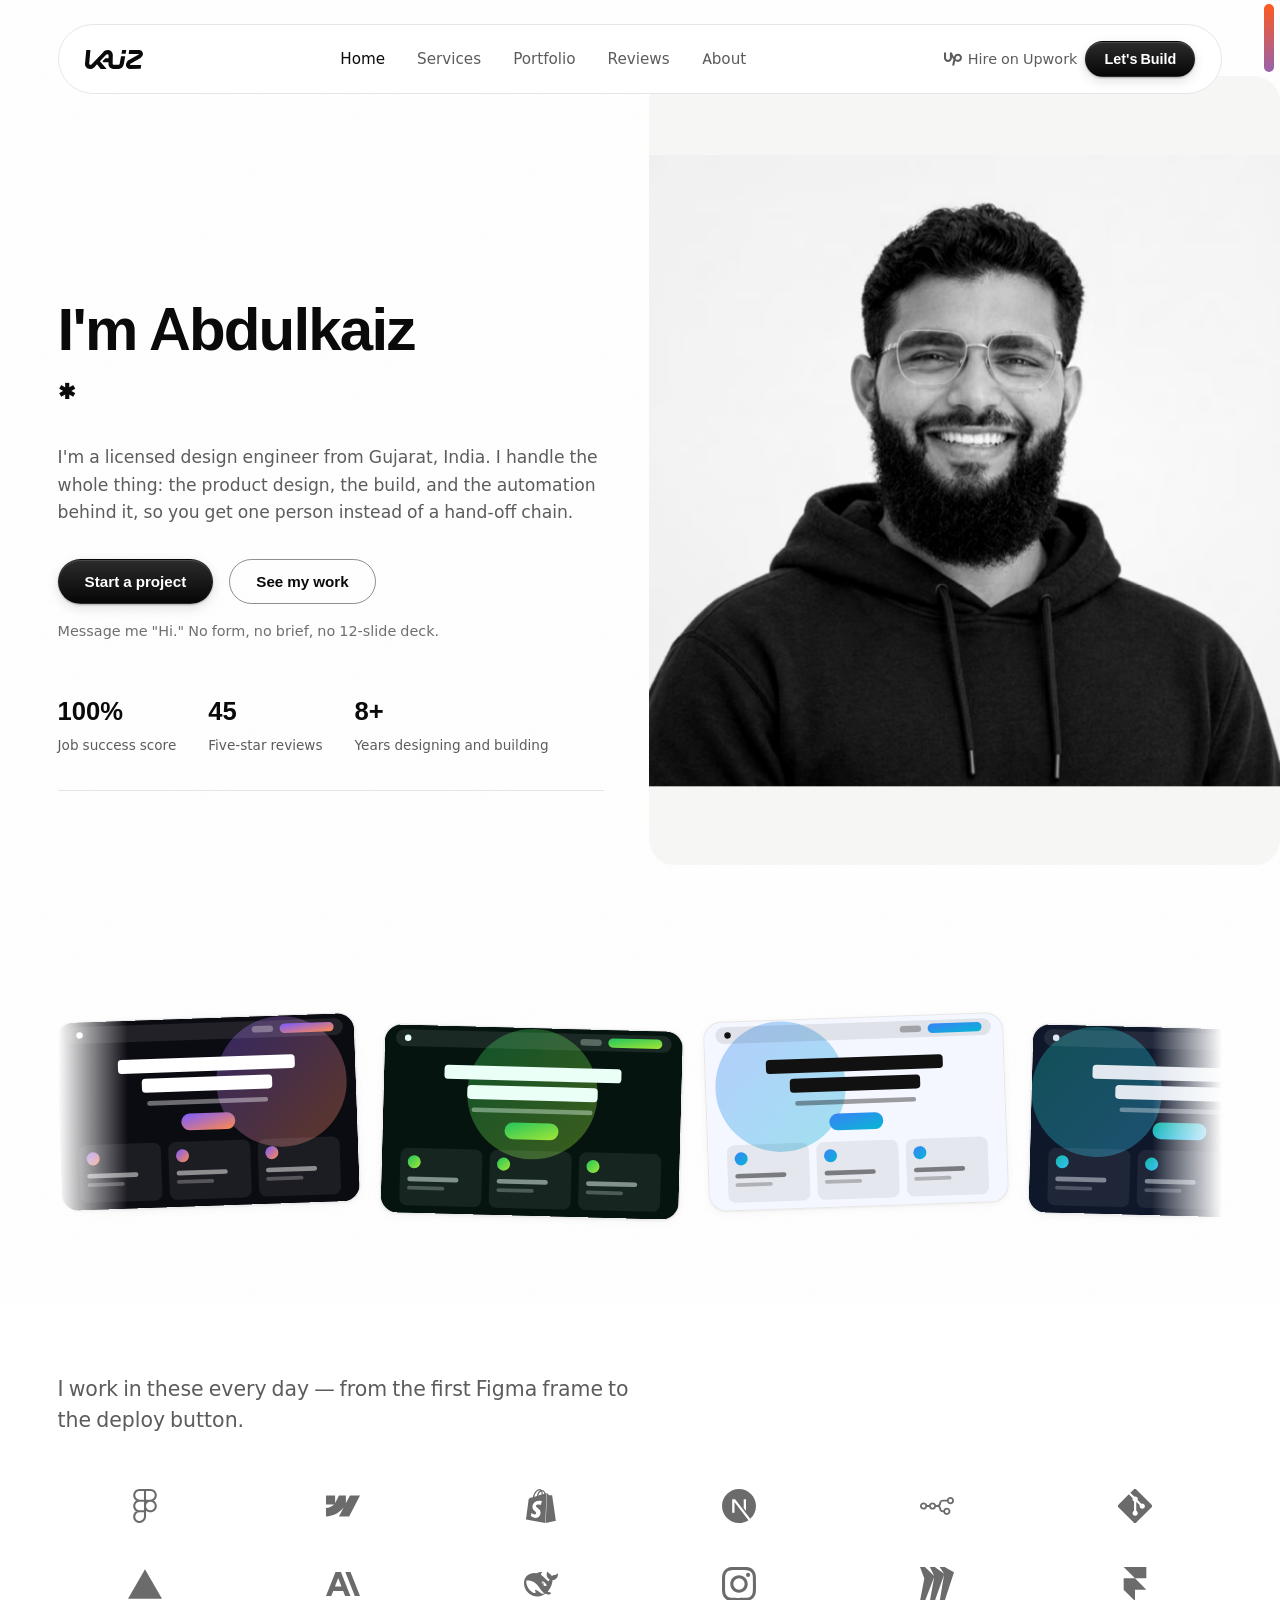
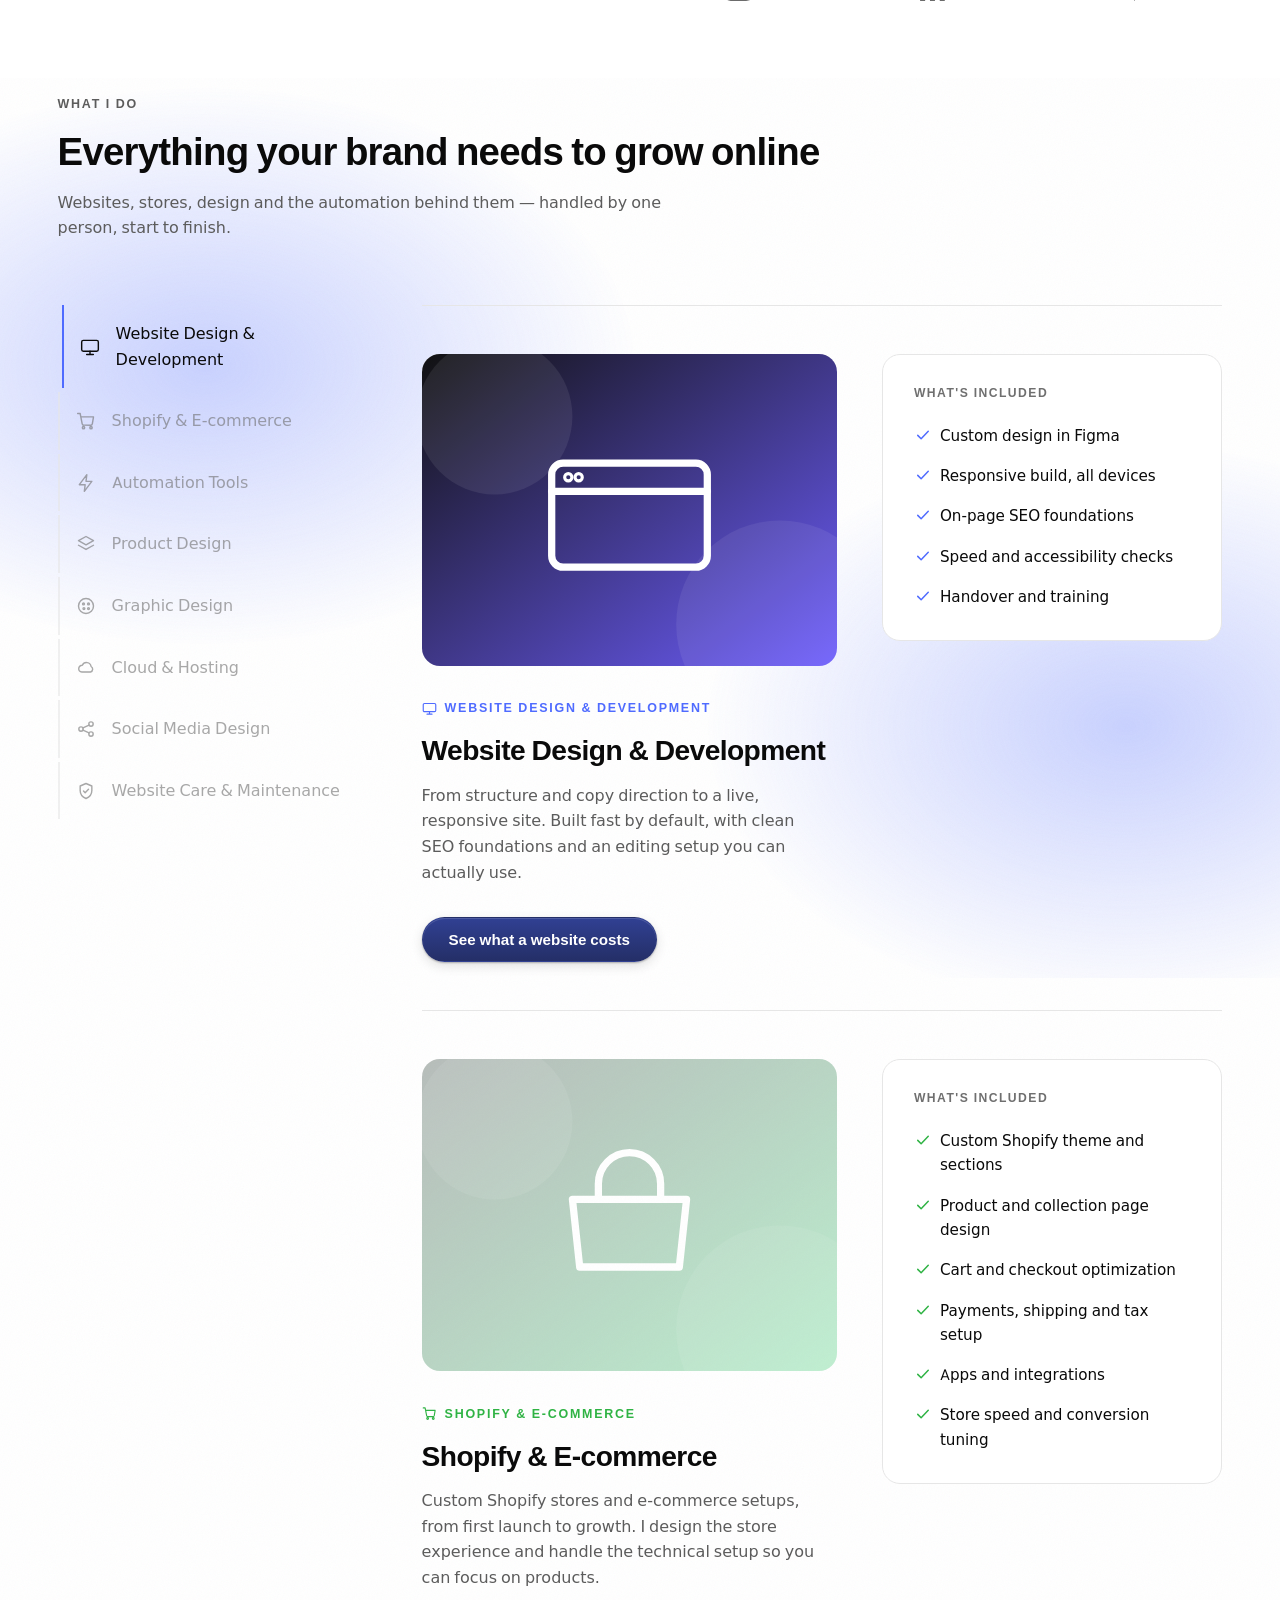
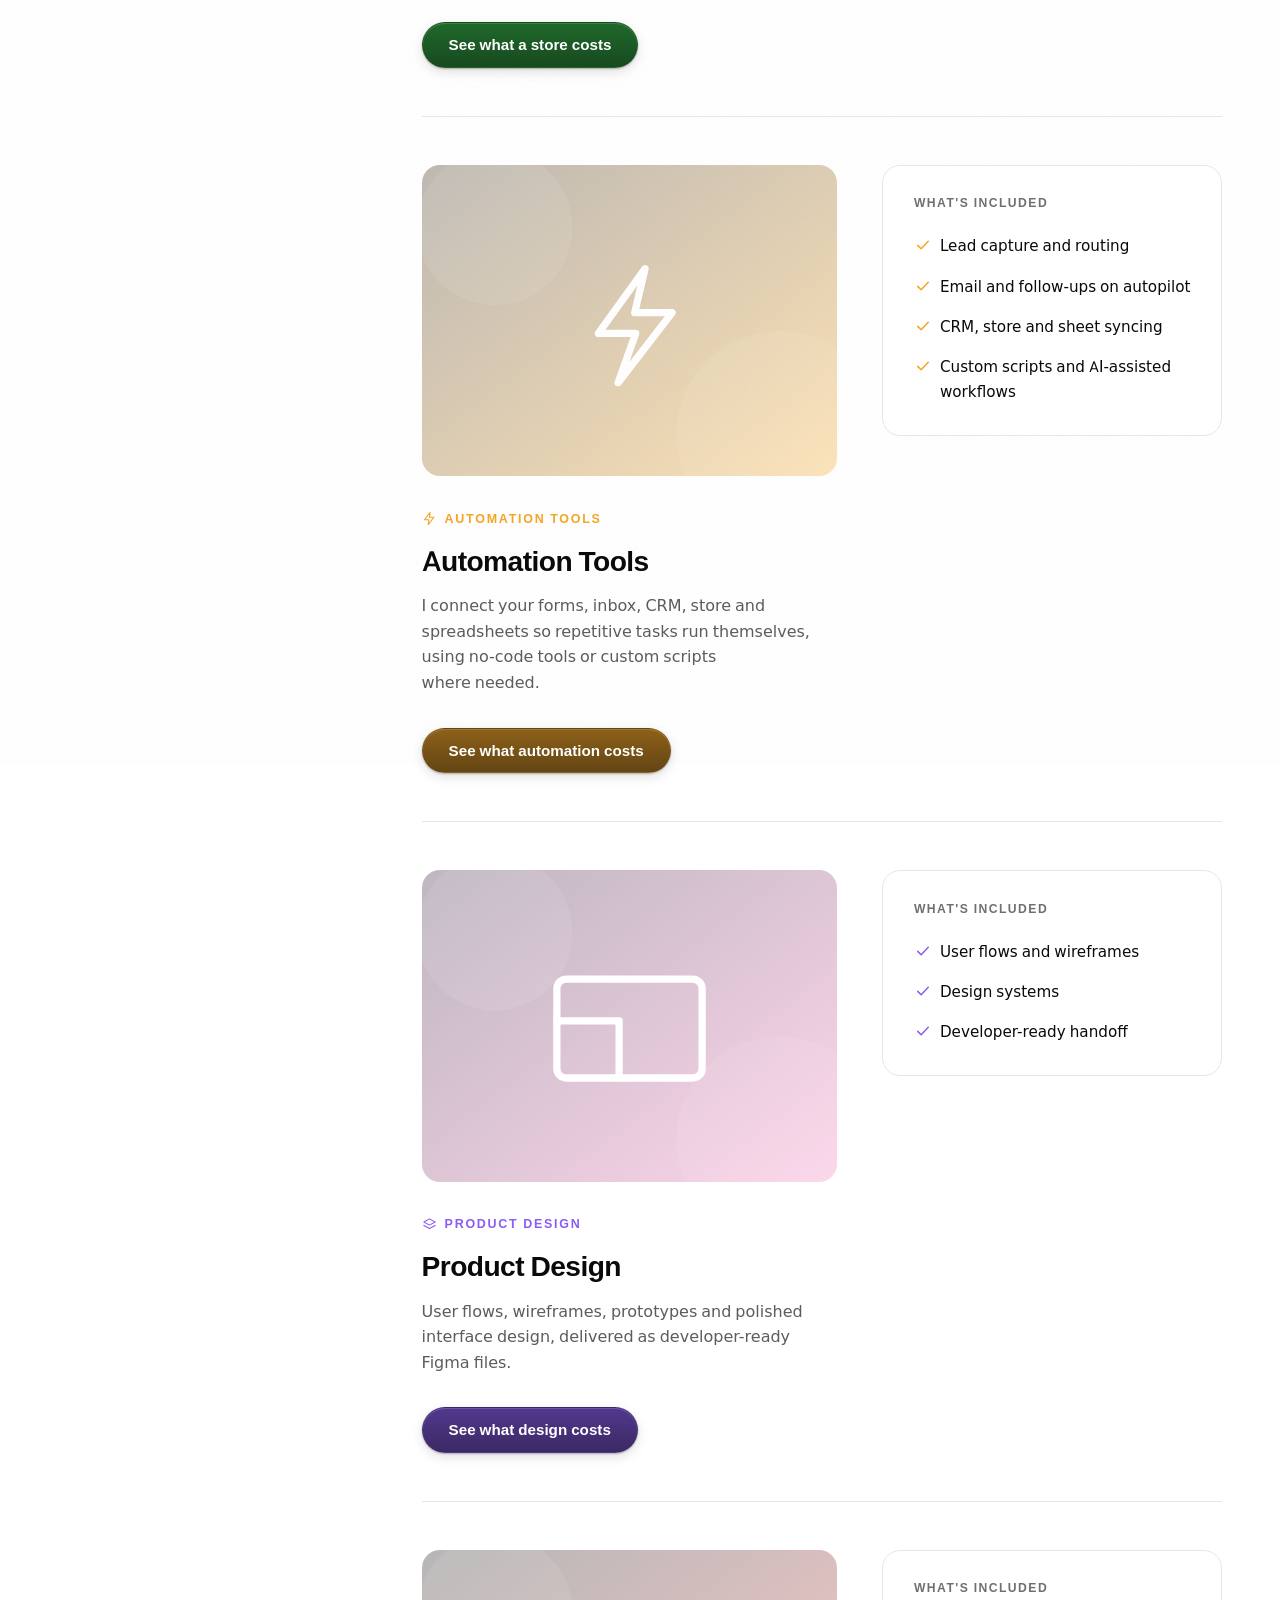
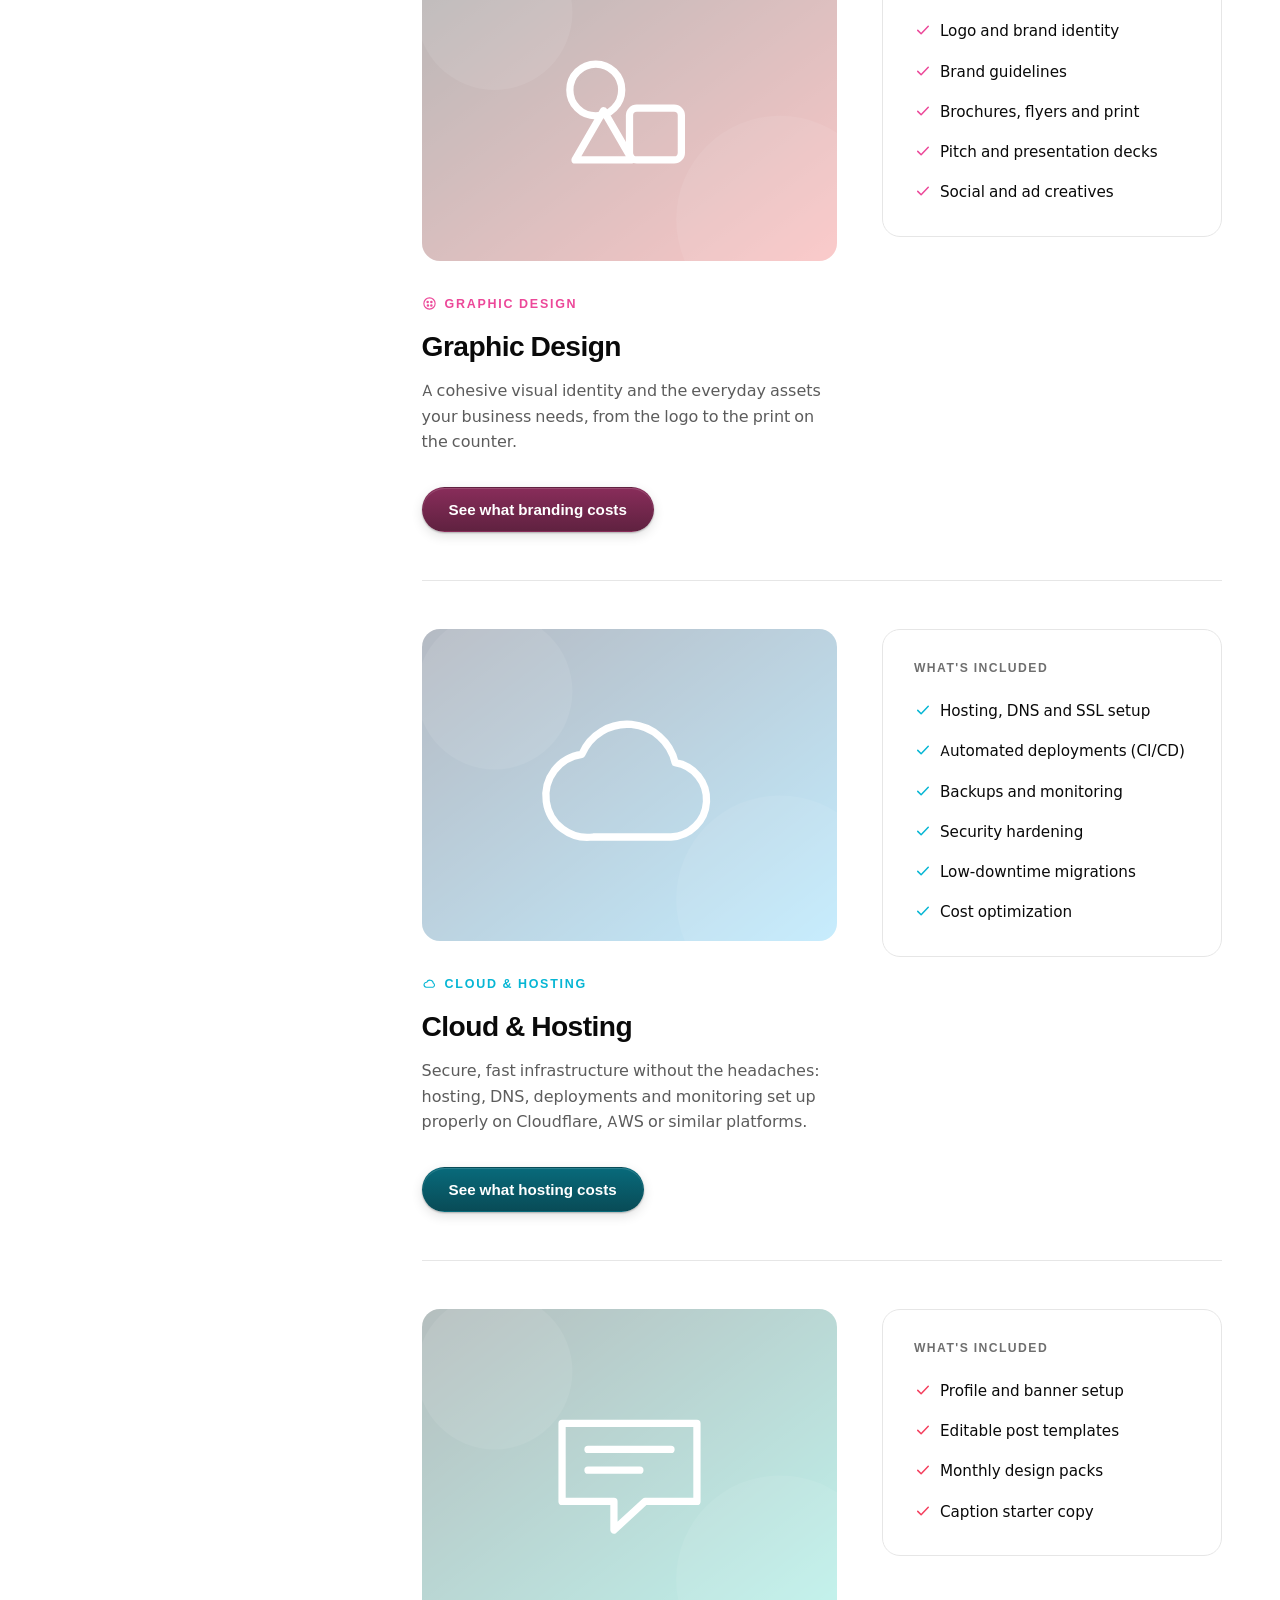
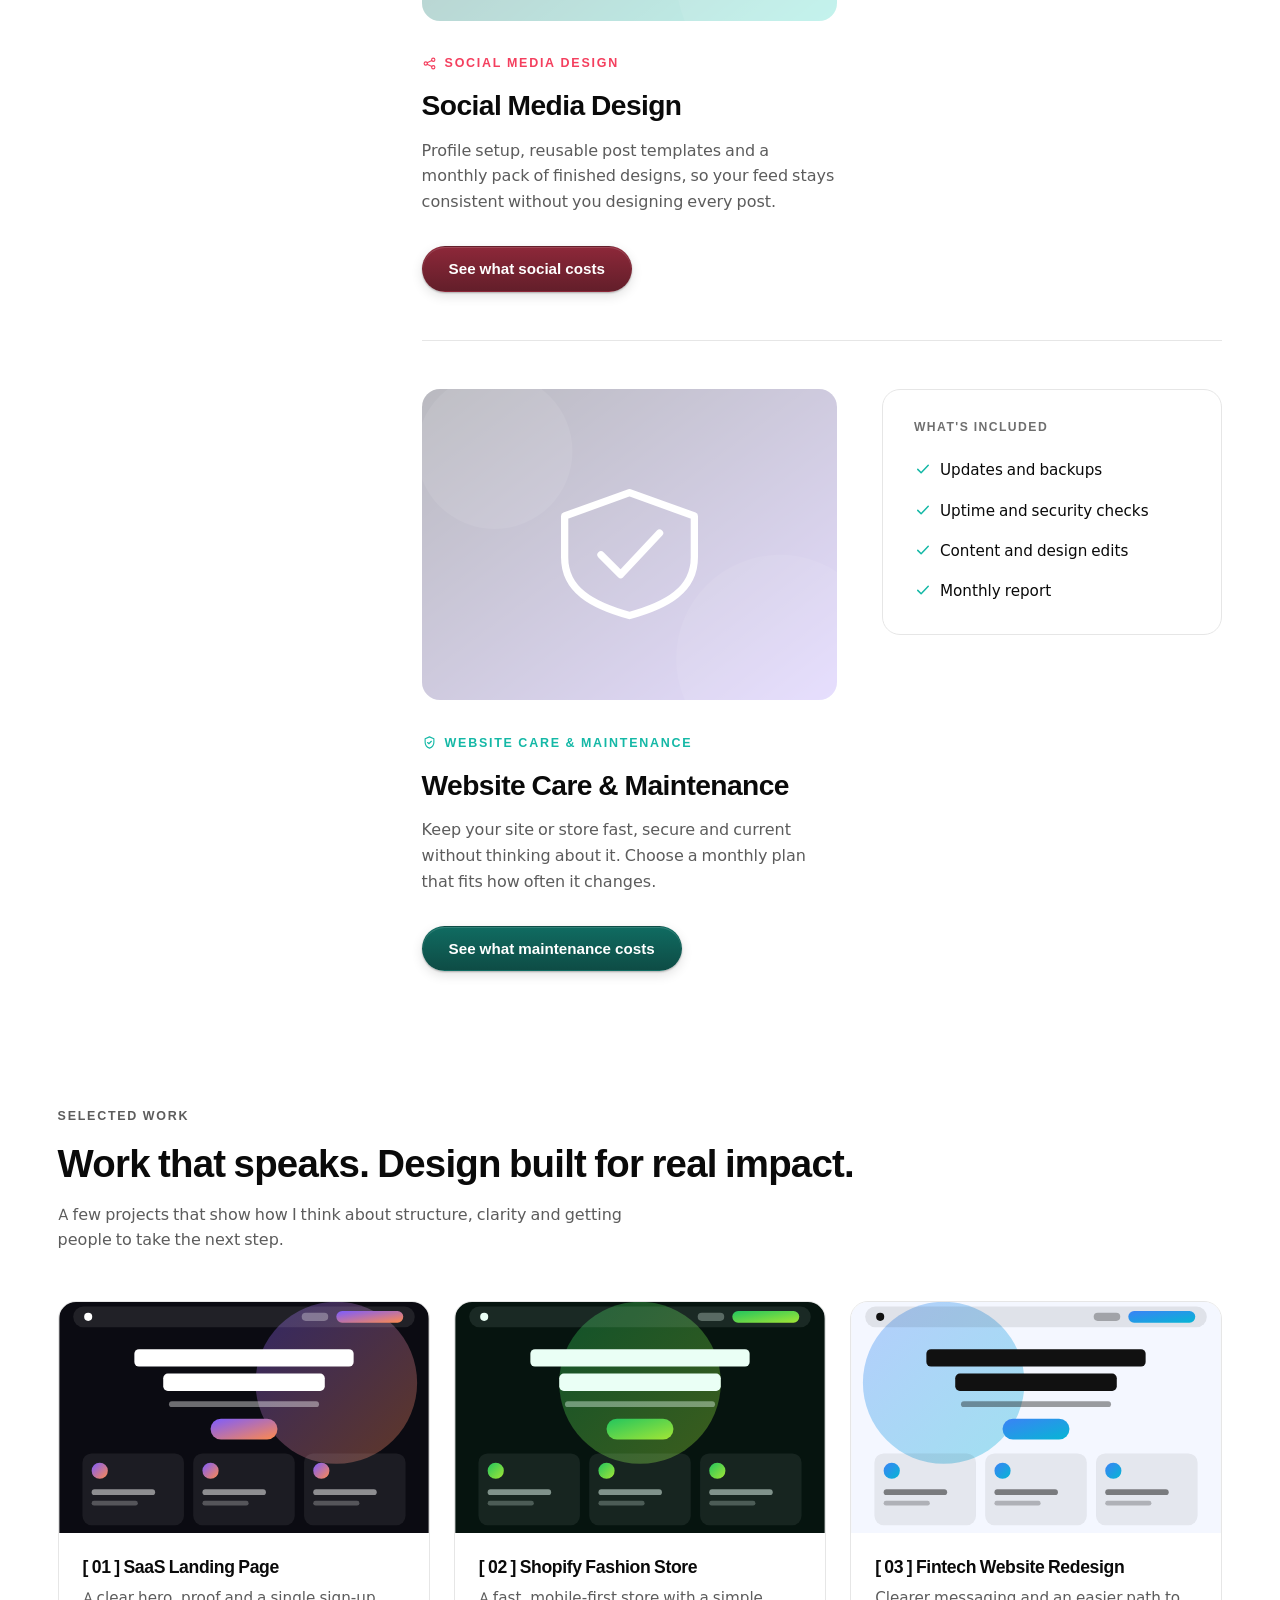
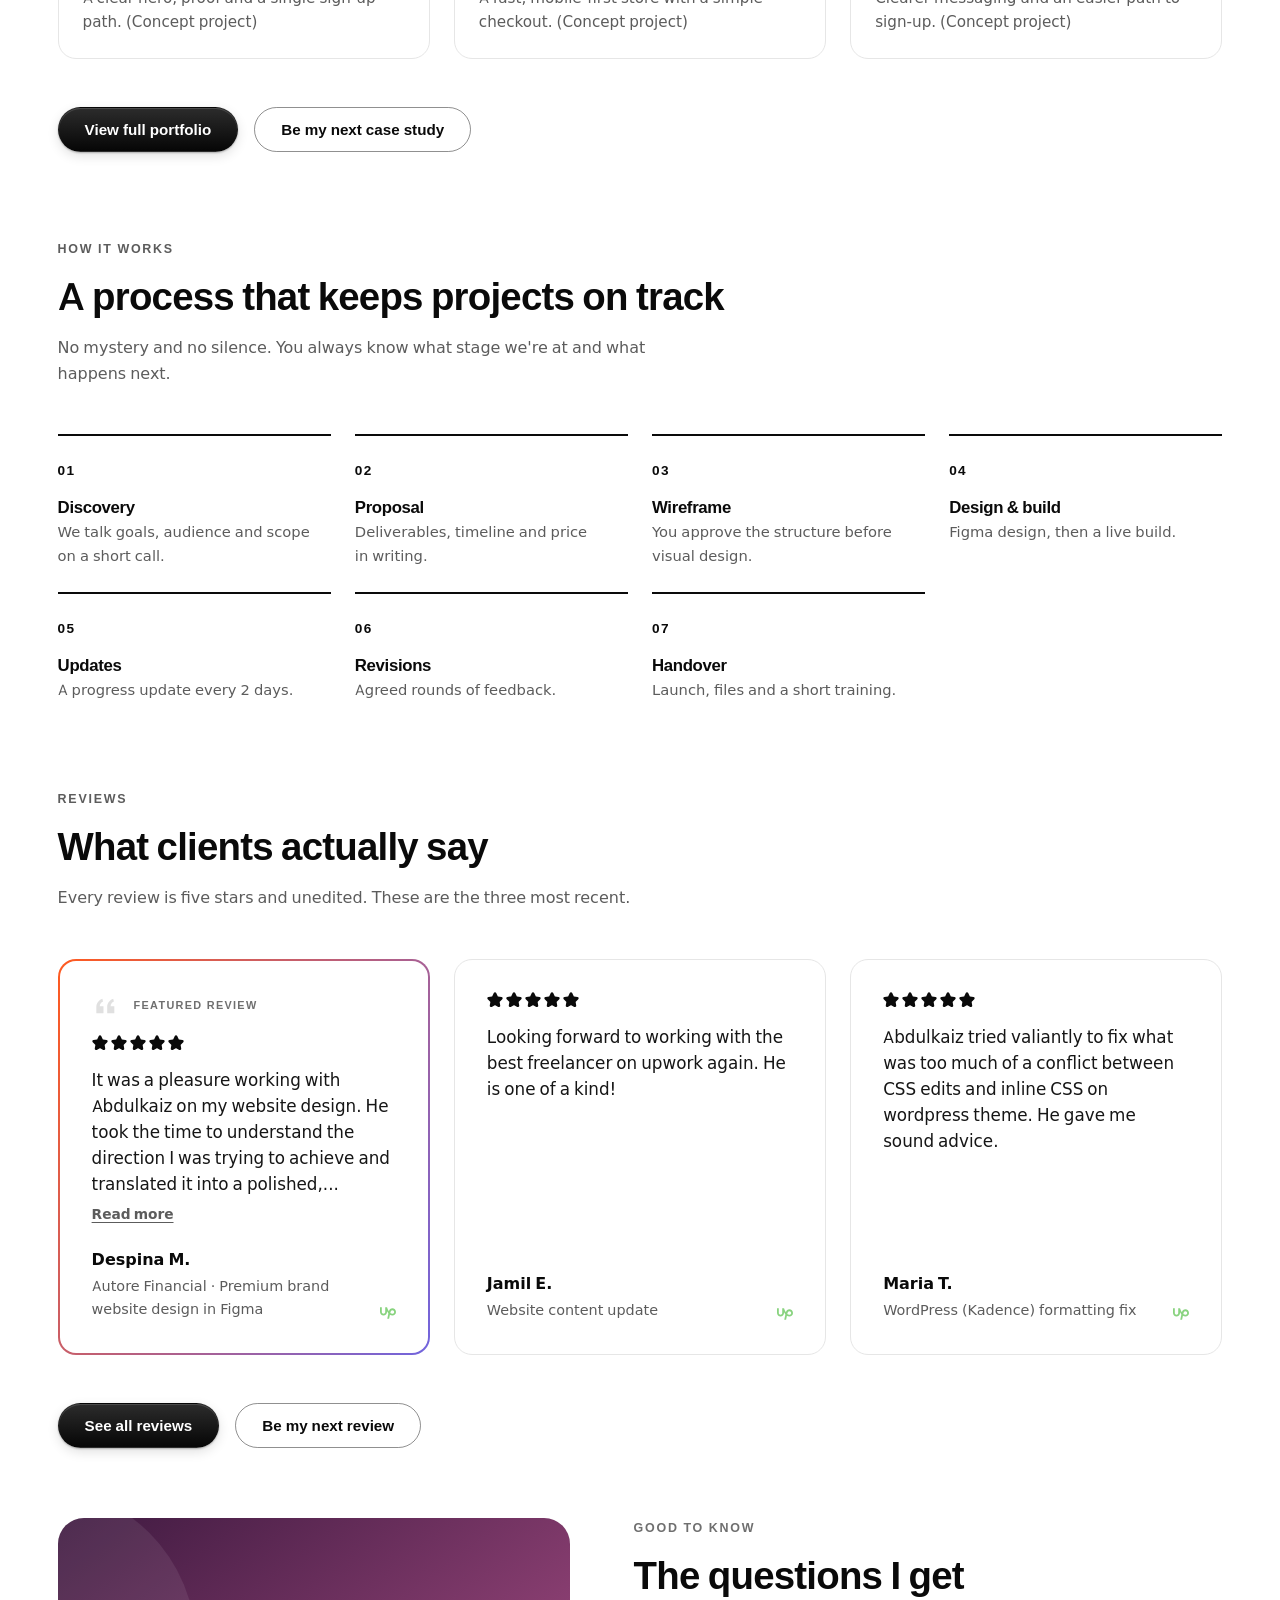
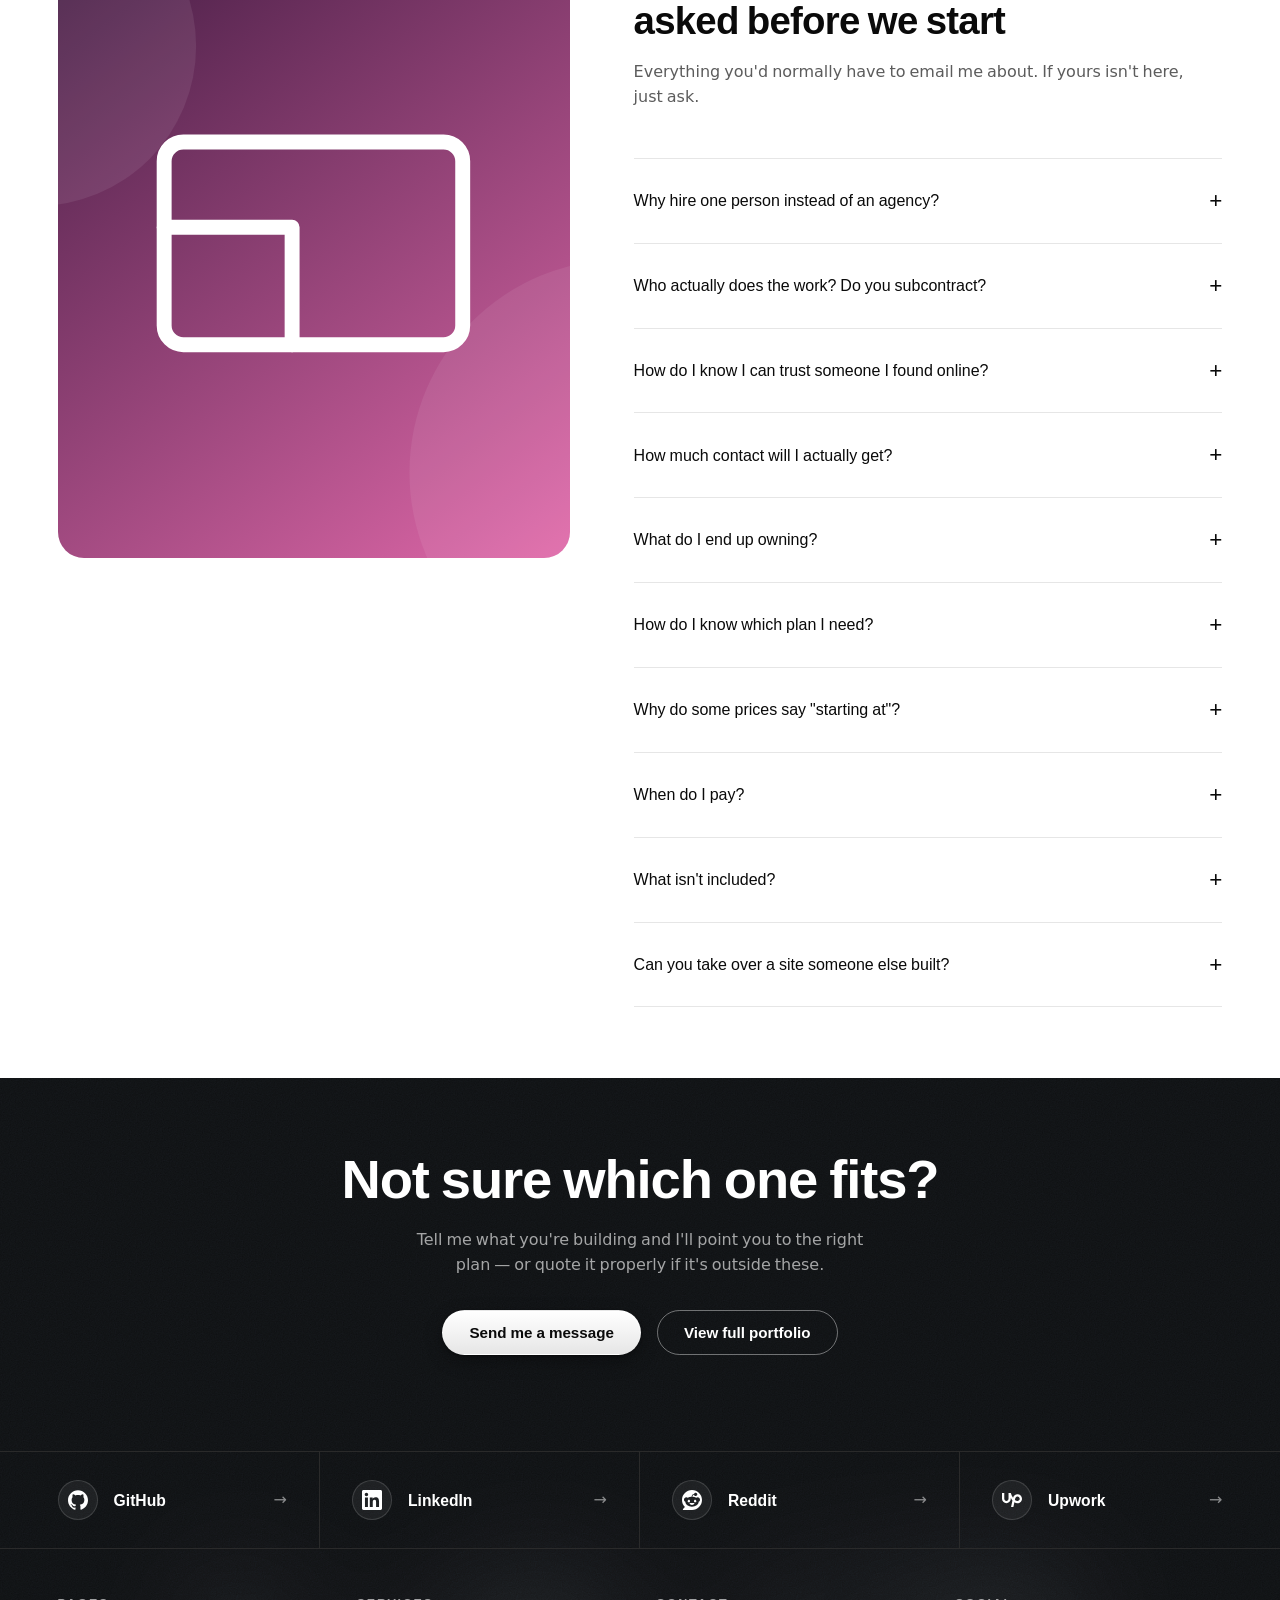
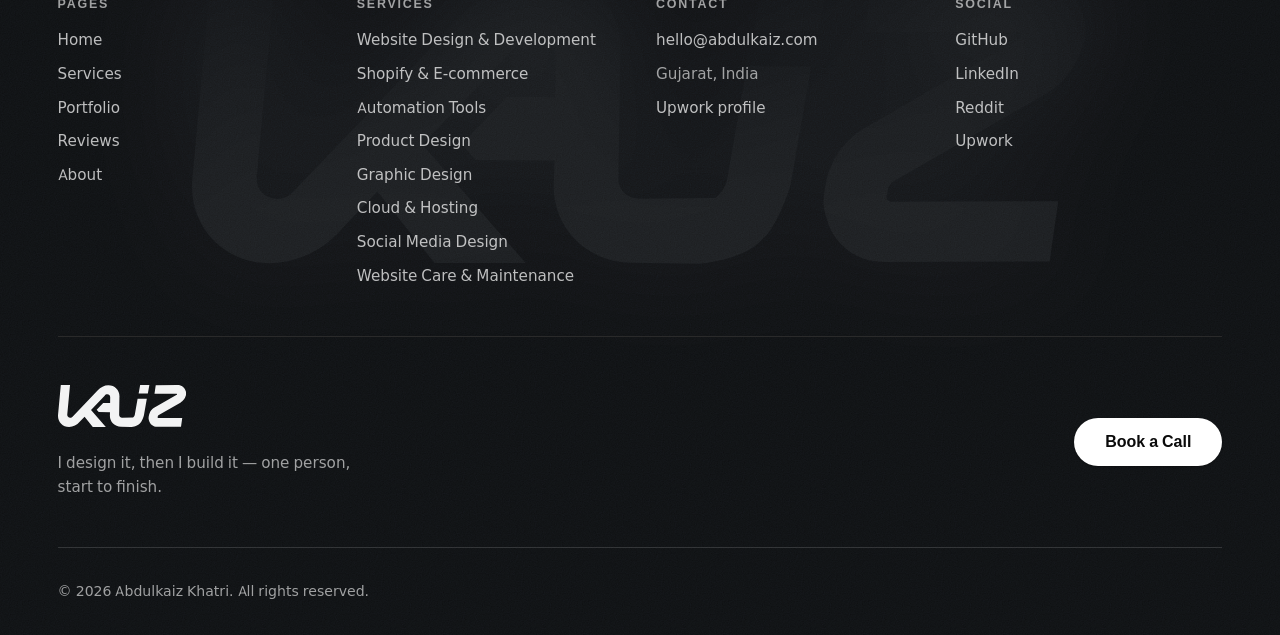
<file: index.html>
<!doctype html>
<html lang="en" data-functions="no">
  <head>
    <meta charset="utf-8" />
    <meta name="viewport" content="width=device-width, initial-scale=1" />
    <title>
      Abdulkaiz Khatri | Licensed Design Engineer &amp; Automation Expert |
      Computer Science
    </title>
    <meta
      name="description"
      content="Licensed design engineer and automation expert with a Computer Science degree. Websites, Shopify and e-commerce, cloud services, product design, graphic design, social media and automation."
    />
    <link rel="canonical" href="https://ful1e5.github.io/abdulkaiz/" />
    <meta name="robots" content="index,follow,max-image-preview:large" />
    <meta property="og:type" content="website" />
    <meta property="og:site_name" content="Abdulkaiz Khatri" />
    <meta
      property="og:title"
      content="Abdulkaiz Khatri | Licensed Design Engineer &amp; Automation Expert | Computer Science"
    />
    <meta
      property="og:description"
      content="Licensed design engineer and automation expert with a Computer Science degree. Websites, Shopify and e-commerce, cloud services, product design, graphic design, social media and automation."
    />
    <meta property="og:url" content="https://ful1e5.github.io/abdulkaiz/" />
    <meta
      property="og:image"
      content="https://ful1e5.github.io/abdulkaiz/assets/og.png"
    />
    <meta property="og:image:width" content="1200" />
    <meta property="og:image:height" content="630" />
    <meta
      property="og:image:alt"
      content="Abdulkaiz Khatri — Licensed Design Engineer and Automation Expert"
    />
    <meta name="twitter:card" content="summary_large_image" />
    <meta
      name="twitter:image"
      content="https://ful1e5.github.io/abdulkaiz/assets/og.png"
    />
    <link
      rel="icon"
      href="data:image/svg+xml,<svg xmlns=%27http://www.w3.org/2000/svg%27 viewBox=%270 0 100 100%27><rect width=%27100%27 height=%27100%27 rx=%2724%27 fill=%27black%27/><text x=%2750%27 y=%2768%27 font-size=%2756%27 text-anchor=%27middle%27 fill=%27white%27 font-family=%27sans-serif%27 font-weight=%27700%27>K</text></svg>"
    />
    <!--#fonts-->
    <style>
      /* Generated by tools/fonts.py — do not edit.
   Self-hosted subsets of Poppins, DM Sans. Re-run the script to regenerate. */
      @font-face {
        font-family: 'DM Sans';
        font-style: normal;
        font-weight: 400 700;
        font-display: swap;
        src: url(assets/fonts/dm-sans-var.woff2) format('woff2');
      }
      @font-face {
        font-family: 'Poppins';
        font-style: normal;
        font-weight: 700;
        font-display: swap;
        src: url(assets/fonts/poppins-700.woff2) format('woff2');
      }
      @font-face {
        font-family: 'Poppins';
        font-style: normal;
        font-weight: 600;
        font-display: swap;
        src: url(assets/fonts/poppins-600.woff2) format('woff2');
      }
      @font-face {
        font-family: 'Poppins';
        font-style: normal;
        font-weight: 500;
        font-display: swap;
        src: url(assets/fonts/poppins-500.woff2) format('woff2');
      }
      @font-face {
        font-family: 'Poppins';
        font-style: normal;
        font-weight: 400;
        font-display: swap;
        src: url(assets/fonts/poppins-400.woff2) format('woff2');
      }
    </style>
    <!--#/fonts-->
    <script>
      /* lets scroll-reveal hide content only when JS can reveal it again */
      document.documentElement.classList.add('js');
    </script>
    <link rel="stylesheet" href="style.css" />
    <script type="application/ld+json">
      {
        "@context": "https://schema.org",
        "@graph": [
          {
            "@type": "Person",
            "@id": "https://abdulkaiz.com/#me",
            "name": "Abdulkaiz Khatri",
            "url": "https://abdulkaiz.com/",
            "jobTitle": "Licensed Design Engineer",
            "description": "Design engineer and automation expert with a Bachelor of Engineering in Computer Science.",
            "knowsAbout": [
              "Product design",
              "Web design",
              "Shopify",
              "E-commerce",
              "Cloud services",
              "Automation",
              "Computer Science"
            ],
            "alumniOf": {
              "@type": "CollegeOrUniversity",
              "name": "Gujarat Technological University"
            },
            "address": {
              "@type": "PostalAddress",
              "addressRegion": "Gujarat",
              "addressCountry": "IN"
            },
            "sameAs": [
              "https://www.upwork.com/freelancers/~015f3c5097705a3287",
              "https://github.com/ful1e5",
              "https://www.linkedin.com/in/ful1e5/",
              "https://www.reddit.com/user/ful1e5"
            ]
          },
          {
            "@type": "ProfessionalService",
            "name": "Abdulkaiz Khatri, Design Engineering & Automation",
            "url": "https://abdulkaiz.com/",
            "founder": { "@id": "https://abdulkaiz.com/#me" },
            "areaServed": "Worldwide"
          }
        ]
      }
    </script>
  </head>
  <body>
    <!--#nav-->
    <!-- Generated by build.py from templates/nav.html — edit that file, not this markup. -->
    <header class="nav-wrap">
      <nav class="nav" aria-label="Main">
        <a class="logo" href="./" aria-label="Abdulkaiz Khatri — home"
          ><svg
            class="logo-mark"
            viewBox="0 0 254 83"
            fill="currentColor"
            xmlns="http://www.w3.org/2000/svg"
            aria-hidden="true"
          >
            <path
              d="M23.7578 0L5.53395 0.112179L0.101611 58.9266C-1.11269 72.073 8.69747 82.843 21.9831 82.843C29.8517 82.843 37.6346 78.9968 42.8598 72.6327L52.541 62.5107L68.7643 82.7772H94.5728L65.2691 49.1998L92.2112 21.0261C93.4875 19.4182 95.4549 18.3693 97.3336 18.4393C101.021 18.5797 103.398 21.2365 103.139 24.8026L102.998 35.7578L89.3129 35.6455L76.434 49.132L80.4411 53.6025L102.752 53.7555L102.639 58.7959C101.425 71.9449 111.24 82.5245 124.52 82.7123L143.891 83C143.891 83 156.609 82.0343 161.744 75.9471C165.122 73.6592 169.353 62.7705 169.837 59.7801L175.517 27.0764L157.303 26.9641L151.595 59.7563H151.525C150.983 61.6195 149.824 63.2273 148.302 64.365L126.687 64.5896C123 64.4492 120.624 61.7924 120.882 58.2247L121.401 24.2073C122.614 11.0601 112.801 0.290759 99.5209 0.290759C91.6503 0.290759 83.8694 4.13748 78.643 10.5013L29.2414 62.0386C27.9439 63.7173 25.9251 64.6961 24.1157 64.6255C20.4296 64.4851 18.053 61.8288 18.3101 58.2622L23.7578 0ZM180.58 0L162.353 0.112179L159.366 16.7646L177.564 16.9049L180.58 0ZM236.036 0.140344L193.143 0.280667L190.715 17.3778L233.853 17.2374C234.506 17.2935 234.841 17.4297 235.051 17.6697C235.192 17.8129 235.214 18.2592 235.268 18.6045C235.119 18.7799 234.915 18.9961 234.707 19.1799C234.678 19.1825 234.678 19.2221 234.65 19.236L189.885 44.9958L189.772 45.1081C185.946 47.6127 182.976 51.165 181.244 55.1913C180.48 56.6456 180.092 58.3696 179.709 60.2036C179.331 62.0661 179.073 63.865 179.045 65.1181C178.932 66.7878 179.284 68.4098 179.882 69.9244C181.589 77.2261 188.12 82.5296 196.253 82.4998L243.12 82.3595L245.548 65.26L198.442 65.4003C197.792 65.3442 197.445 65.2053 197.235 64.9695C197.039 64.7294 196.858 64.3365 196.896 63.6403V63.6121C196.896 63.6095 196.896 63.6095 196.896 63.5839C196.854 63.6961 196.84 63.7243 196.981 63.4716L197.065 63.3593L197.094 63.2471C197.235 61.516 197.384 61.1887 198.415 59.9123L242.721 34.4202L242.834 34.3079C246.664 31.8007 249.632 28.2424 251.362 24.2116C252.498 22.0985 253.231 19.7954 253.348 17.3864C253.46 15.7122 253.105 14.0842 252.506 12.565C250.791 5.27387 244.26 -0.0259513 236.135 0.00463765L236.036 0.140344Z"
            ></path></svg
        ></a>
        <ul class="links">
          <li><a href="./" class="on" aria-current="page">Home</a></li>
          <li><a href="./#services">Services</a></li>
          <li><a href="portfolio/">Portfolio</a></li>
          <li><a href="testimonials/">Reviews</a></li>
          <li><a href="about/">About</a></li>
        </ul>
        <div class="nav-cta">
          <a
            class="uplink"
            href="https://www.upwork.com/freelancers/~015f3c5097705a3287"
            target="_blank"
            rel="noopener"
            aria-label="Hire on Upwork — opens in a new tab"
            ><svg viewBox="0 0 24 24" aria-hidden="true">
              <path
                d="M18.561 13.158c-1.102 0-2.135-.467-3.074-1.227l.228-1.076.008-.042c.207-1.143.849-3.06 2.839-3.06 1.492 0 2.703 1.212 2.703 2.703-.001 1.489-1.212 2.702-2.704 2.702zm0-8.14c-2.539 0-4.51 1.649-5.31 4.366-1.22-1.834-2.148-4.036-2.687-5.892H7.828v7.112c-.002 1.406-1.141 2.546-2.547 2.548-1.405-.002-2.543-1.143-2.545-2.548V3.492H0v7.112c0 2.914 2.37 5.303 5.281 5.303 2.913 0 5.283-2.389 5.283-5.303v-1.19c.529 1.107 1.182 2.229 1.974 3.221l-1.673 7.873h2.797l1.213-5.71c1.063.679 2.285 1.109 3.686 1.109 3 0 5.439-2.452 5.439-5.45 0-3.002-2.439-5.453-5.439-5.453z"
              ></path></svg
            ><span>Hire on Upwork</span></a
          ><button class="btn btn-sm" data-contact>Let's Build</button
          ><button class="burger" aria-label="Menu" aria-expanded="false">
            <span></span><span></span>
          </button>
        </div>
      </nav>
      <div class="mobile" id="mobile">
        <a href="./" class="on" aria-current="page">Home</a
        ><a href="./#services">Services</a><a href="portfolio/">Portfolio</a
        ><a href="testimonials/">Reviews</a><a href="about/">About</a
        ><a
          href="https://www.upwork.com/freelancers/~015f3c5097705a3287"
          target="_blank"
          rel="noopener"
          >Hire on Upwork</a
        >
      </div>
    </header>

    <!--#/nav-->
    <main>
      <section class="hero">
        <div class="grain" aria-hidden="true"></div>
        <div class="hero-grid">
          <div class="hero-copy">
            <h1 class="rise" style="--d: 0.08s" data-t="hero_title">
              I'm Abdulkaiz
            </h1>
            <p class="hero-role rise" style="--d: 0.16s">
              <span class="hero-star" aria-hidden="true">✱</span>
              <!-- each phrase completes "I'm Abdulkaiz …" and arrives on the
                   same slide-up-and-unblur the tool tiles use; the plain list
                   below carries the same words for anyone the animation
                   doesn't reach -->
              <span class="hero-write" id="heroWrite" aria-hidden="true"></span>
              <span class="vh" id="heroRoles"
                >Automation Expert, Product Designer, Design Engineer,
                Full-Cycle Media Specialist, Computer Science Graduate</span
              >
            </p>
            <p class="lead rise" style="--d: 0.24s" data-t="hero_lead">
              I'm a licensed design engineer from Gujarat, India. I handle the
              whole thing: the product design, the build, and the automation
              behind it, so you get one person instead of a hand-off chain.
            </p>
            <div class="cta-row left rise" style="--d: 0.32s">
              <button class="btn" data-contact data-t="hero_cta">
                Start a project
              </button>
              <a class="btn btn-ghost" href="#work">See my work</a>
            </div>
            <p class="small rise" style="--d: 0.4s" data-t="hero_note">
              Message me "Hi." No form, no brief, no 12-slide deck.
            </p>
            <div
              class="hero-proof rise"
              style="--d: 0.48s"
              id="heroProof"
            ></div>
          </div>
          <!-- the largest thing on the page: bleeds into the page gutter and
               drifts on scroll, so the portrait reads as the hero itself -->
          <div class="hero-figure rise" style="--d: 0.2s">
            <!-- .rise animates transform with fill:forwards, which would
                 override the parallax transform, so the drift gets its own
                 element to live on -->
            <div class="hero-drift px" data-px=".08">
              <div class="portrait" id="heroPhoto">
                <!--#photo-hero-->
                <picture
                  ><source
                    type="image/avif"
                    sizes="(max-width: 860px) 92vw, 690px"
                    srcset="
                      assets/uploads/portrait-400.avif   400w,
                      assets/uploads/portrait-700.avif   700w,
                      assets/uploads/portrait-1000.avif 1000w
                    " />
                  <source
                    type="image/webp"
                    sizes="(max-width: 860px) 92vw, 690px"
                    srcset="
                      assets/uploads/portrait-400.webp   400w,
                      assets/uploads/portrait-700.webp   700w,
                      assets/uploads/portrait-1000.webp 1000w
                    " />
                  <img
                    src="assets/uploads/portrait-1000.jpg"
                    width="1000"
                    height="1000"
                    alt="Portrait of Abdulkaiz Khatri"
                    fetchpriority="high"
                    decoding="async"
                /></picture>
                <!--#/photo-hero-->
              </div>
            </div>
          </div>
        </div>
        <div class="marquee" id="marquee" aria-label="Project previews">
          <div class="track" id="track"></div>
        </div>
      </section>

      <section id="tools" class="section tools-sec reveal">
        <p class="tools-title" data-t="logos_title">
          I work in these every day — from the first Figma frame to the deploy
          button.
        </p>
        <div
          class="tools-grid"
          id="toolsGrid"
          aria-label="Tools and platforms I use"
        ></div>
      </section>

      <section id="services" class="svc-sec">
        <div class="grain" aria-hidden="true"></div>
        <div class="svc-glow" id="svcGlow" aria-hidden="true"></div>
        <div class="svc-head">
          <p class="eyebrow" data-t="services_eyebrow">What I do</p>
          <h2 class="left" data-t="services_title">
            Everything your brand needs to grow online
          </h2>
          <p data-t="services_intro">
            Websites, stores, design and the automation behind them — handled by
            one person, start to finish. Scroll to see what each one costs.
          </p>
        </div>
        <div class="svc-layout">
          <nav class="svc-rail" id="svcRail" aria-label="Services"></nav>
          <div class="svc-panels" id="svcPanels"></div>
        </div>
      </section>

      <section id="work" class="section reveal">
        <div class="section-head">
          <p class="eyebrow" data-t="work_eyebrow">Selected work</p>
          <h2 class="left" data-t="work_title">
            Work that speaks. Design built for real impact.
          </h2>
          <p data-t="work_intro">
            A few projects that show how I think about structure, clarity and
            getting people to take the next step.
          </p>
        </div>
        <div class="work" id="work-grid" data-limit="3"></div>
        <div class="section-cta cta-row">
          <a class="btn" href="portfolio/">View full portfolio</a>
          <button class="btn btn-ghost" data-contact>
            Be my next case study
          </button>
        </div>
      </section>

      <section id="process" class="section reveal">
        <div class="section-head">
          <p class="eyebrow" data-t="process_eyebrow">How it works</p>
          <h2 class="left" data-t="process_title">
            A process that keeps projects on track
          </h2>
          <p data-t="process_intro">
            No mystery and no silence. You always know what stage we're at and
            what happens next.
          </p>
        </div>
        <div class="grid4" id="steps"></div>
      </section>

      <section id="reviews" class="section reveal">
        <div class="section-head">
          <p class="eyebrow" data-t="reviews_eyebrow">Reviews</p>
          <h2 class="left" data-t="reviews_title">What clients actually say</h2>
          <p data-t="reviews_lead">
            Every review is five stars and unedited. These are the three most
            recent.
          </p>
        </div>
        <div class="tgrid tgrid-row" id="reviewGrid" data-limit="3"></div>
        <div class="section-cta cta-row">
          <a class="btn" href="testimonials/">See all reviews</a>
          <button class="btn btn-ghost" data-contact>Be my next review</button>
        </div>
      </section>

      <section id="faq" class="section reveal">
        <div class="faq-grid">
          <div class="faq-art">
            <img
              src="assets/img/s4.svg"
              alt=""
              aria-hidden="true"
              loading="lazy"
            />
          </div>
          <div class="faq-body">
            <p class="eyebrow" data-t="faq_eyebrow">Good to know</p>
            <h2 class="left" data-t="faq_title">
              The questions I get asked before we start
            </h2>
            <p class="faq-note muted" data-t="faq_lead">
              Everything you'd normally have to email me about. If yours isn't
              here, just ask.
            </p>
            <div class="faq" id="faqList"></div>
          </div>
        </div>
      </section>

      <section class="cta-band reveal">
        <div class="cta">
          <h2>Not sure which one fits?</h2>
          <p class="muted">
            Tell me what you're building and I'll point you to the right plan —
            or quote it properly if it's outside these.
          </p>
          <div class="cta-row">
            <button class="btn" data-contact>Send me a message</button>
            <a class="btn btn-outline" href="portfolio/">View full portfolio</a>
          </div>
        </div>
      </section>
    </main>
    <!--#footer-->
    <!-- Generated by build.py from templates/footer.html — edit that file, not this markup. -->
    <footer class="footer">
      <div class="foot-mark" aria-hidden="true">
        <span class="foot-mark__blur"
          ><svg
            class="logo-mark"
            viewBox="0 0 254 83"
            fill="currentColor"
            xmlns="http://www.w3.org/2000/svg"
            aria-hidden="true"
          >
            <path
              d="M23.7578 0L5.53395 0.112179L0.101611 58.9266C-1.11269 72.073 8.69747 82.843 21.9831 82.843C29.8517 82.843 37.6346 78.9968 42.8598 72.6327L52.541 62.5107L68.7643 82.7772H94.5728L65.2691 49.1998L92.2112 21.0261C93.4875 19.4182 95.4549 18.3693 97.3336 18.4393C101.021 18.5797 103.398 21.2365 103.139 24.8026L102.998 35.7578L89.3129 35.6455L76.434 49.132L80.4411 53.6025L102.752 53.7555L102.639 58.7959C101.425 71.9449 111.24 82.5245 124.52 82.7123L143.891 83C143.891 83 156.609 82.0343 161.744 75.9471C165.122 73.6592 169.353 62.7705 169.837 59.7801L175.517 27.0764L157.303 26.9641L151.595 59.7563H151.525C150.983 61.6195 149.824 63.2273 148.302 64.365L126.687 64.5896C123 64.4492 120.624 61.7924 120.882 58.2247L121.401 24.2073C122.614 11.0601 112.801 0.290759 99.5209 0.290759C91.6503 0.290759 83.8694 4.13748 78.643 10.5013L29.2414 62.0386C27.9439 63.7173 25.9251 64.6961 24.1157 64.6255C20.4296 64.4851 18.053 61.8288 18.3101 58.2622L23.7578 0ZM180.58 0L162.353 0.112179L159.366 16.7646L177.564 16.9049L180.58 0ZM236.036 0.140344L193.143 0.280667L190.715 17.3778L233.853 17.2374C234.506 17.2935 234.841 17.4297 235.051 17.6697C235.192 17.8129 235.214 18.2592 235.268 18.6045C235.119 18.7799 234.915 18.9961 234.707 19.1799C234.678 19.1825 234.678 19.2221 234.65 19.236L189.885 44.9958L189.772 45.1081C185.946 47.6127 182.976 51.165 181.244 55.1913C180.48 56.6456 180.092 58.3696 179.709 60.2036C179.331 62.0661 179.073 63.865 179.045 65.1181C178.932 66.7878 179.284 68.4098 179.882 69.9244C181.589 77.2261 188.12 82.5296 196.253 82.4998L243.12 82.3595L245.548 65.26L198.442 65.4003C197.792 65.3442 197.445 65.2053 197.235 64.9695C197.039 64.7294 196.858 64.3365 196.896 63.6403V63.6121C196.896 63.6095 196.896 63.6095 196.896 63.5839C196.854 63.6961 196.84 63.7243 196.981 63.4716L197.065 63.3593L197.094 63.2471C197.235 61.516 197.384 61.1887 198.415 59.9123L242.721 34.4202L242.834 34.3079C246.664 31.8007 249.632 28.2424 251.362 24.2116C252.498 22.0985 253.231 19.7954 253.348 17.3864C253.46 15.7122 253.105 14.0842 252.506 12.565C250.791 5.27387 244.26 -0.0259513 236.135 0.00463765L236.036 0.140344Z"
            ></path></svg
        ></span>
        <span class="foot-mark__sharp"
          ><svg
            class="logo-mark"
            viewBox="0 0 254 83"
            fill="currentColor"
            xmlns="http://www.w3.org/2000/svg"
            aria-hidden="true"
          >
            <path
              d="M23.7578 0L5.53395 0.112179L0.101611 58.9266C-1.11269 72.073 8.69747 82.843 21.9831 82.843C29.8517 82.843 37.6346 78.9968 42.8598 72.6327L52.541 62.5107L68.7643 82.7772H94.5728L65.2691 49.1998L92.2112 21.0261C93.4875 19.4182 95.4549 18.3693 97.3336 18.4393C101.021 18.5797 103.398 21.2365 103.139 24.8026L102.998 35.7578L89.3129 35.6455L76.434 49.132L80.4411 53.6025L102.752 53.7555L102.639 58.7959C101.425 71.9449 111.24 82.5245 124.52 82.7123L143.891 83C143.891 83 156.609 82.0343 161.744 75.9471C165.122 73.6592 169.353 62.7705 169.837 59.7801L175.517 27.0764L157.303 26.9641L151.595 59.7563H151.525C150.983 61.6195 149.824 63.2273 148.302 64.365L126.687 64.5896C123 64.4492 120.624 61.7924 120.882 58.2247L121.401 24.2073C122.614 11.0601 112.801 0.290759 99.5209 0.290759C91.6503 0.290759 83.8694 4.13748 78.643 10.5013L29.2414 62.0386C27.9439 63.7173 25.9251 64.6961 24.1157 64.6255C20.4296 64.4851 18.053 61.8288 18.3101 58.2622L23.7578 0ZM180.58 0L162.353 0.112179L159.366 16.7646L177.564 16.9049L180.58 0ZM236.036 0.140344L193.143 0.280667L190.715 17.3778L233.853 17.2374C234.506 17.2935 234.841 17.4297 235.051 17.6697C235.192 17.8129 235.214 18.2592 235.268 18.6045C235.119 18.7799 234.915 18.9961 234.707 19.1799C234.678 19.1825 234.678 19.2221 234.65 19.236L189.885 44.9958L189.772 45.1081C185.946 47.6127 182.976 51.165 181.244 55.1913C180.48 56.6456 180.092 58.3696 179.709 60.2036C179.331 62.0661 179.073 63.865 179.045 65.1181C178.932 66.7878 179.284 68.4098 179.882 69.9244C181.589 77.2261 188.12 82.5296 196.253 82.4998L243.12 82.3595L245.548 65.26L198.442 65.4003C197.792 65.3442 197.445 65.2053 197.235 64.9695C197.039 64.7294 196.858 64.3365 196.896 63.6403V63.6121C196.896 63.6095 196.896 63.6095 196.896 63.5839C196.854 63.6961 196.84 63.7243 196.981 63.4716L197.065 63.3593L197.094 63.2471C197.235 61.516 197.384 61.1887 198.415 59.9123L242.721 34.4202L242.834 34.3079C246.664 31.8007 249.632 28.2424 251.362 24.2116C252.498 22.0985 253.231 19.7954 253.348 17.3864C253.46 15.7122 253.105 14.0842 252.506 12.565C250.791 5.27387 244.26 -0.0259513 236.135 0.00463765L236.036 0.140344Z"
            ></path></svg
        ></span>
      </div>
      <div class="grain" aria-hidden="true"></div>
      <nav class="social-row" aria-label="Social profiles">
        <a
          class="social-cell"
          href="https://github.com/ful1e5"
          target="_blank"
          rel="noopener"
          aria-label="GitHub — opens in a new tab"
        >
          <span class="social-badge"
            ><svg viewBox="0 0 24 24" fill="currentColor" aria-hidden="true">
              <path
                d="M12 .297c-6.63 0-12 5.373-12 12 0 5.303 3.438 9.8 8.205 11.385.6.113.82-.258.82-.577 0-.285-.01-1.04-.015-2.04-3.338.724-4.042-1.61-4.042-1.61C4.422 18.07 3.633 17.7 3.633 17.7c-1.087-.744.084-.729.084-.729 1.205.084 1.838 1.236 1.838 1.236 1.07 1.835 2.809 1.305 3.495.998.108-.776.417-1.305.76-1.605-2.665-.3-5.466-1.332-5.466-5.93 0-1.31.465-2.38 1.235-3.22-.135-.303-.54-1.523.105-3.176 0 0 1.005-.322 3.3 1.23.96-.267 1.98-.399 3-.405 1.02.006 2.04.138 3 .405 2.28-1.552 3.285-1.23 3.285-1.23.645 1.653.24 2.873.12 3.176.765.84 1.23 1.91 1.23 3.22 0 4.61-2.805 5.625-5.475 5.92.42.36.81 1.096.81 2.22 0 1.606-.015 2.896-.015 3.286 0 .315.21.69.825.57C20.565 22.092 24 17.592 24 12.297c0-6.627-5.373-12-12-12"
              ></path></svg
          ></span>
          <span class="social-name">GitHub</span>
          <span class="social-go" aria-hidden="true">→</span>
        </a>
        <a
          class="social-cell"
          href="https://www.linkedin.com/in/ful1e5/"
          target="_blank"
          rel="noopener"
          aria-label="LinkedIn — opens in a new tab"
        >
          <span class="social-badge"
            ><svg viewBox="0 0 24 24" fill="currentColor" aria-hidden="true">
              <path
                d="M20.447 20.452h-3.554v-5.569c0-1.328-.027-3.037-1.852-3.037-1.853 0-2.136 1.445-2.136 2.939v5.667H9.351V9h3.414v1.561h.046c.477-.9 1.637-1.85 3.37-1.85 3.601 0 4.267 2.37 4.267 5.455v6.286zM5.337 7.433c-1.144 0-2.063-.926-2.063-2.065 0-1.138.92-2.063 2.063-2.063 1.14 0 2.064.925 2.064 2.063 0 1.139-.925 2.065-2.064 2.065zm1.782 13.019H3.555V9h3.564v11.452zM22.225 0H1.771C.792 0 0 .774 0 1.729v20.542C0 23.227.792 24 1.771 24h20.451C23.2 24 24 23.227 24 22.271V1.729C24 .774 23.2 0 22.222 0h.003z"
              ></path></svg
          ></span>
          <span class="social-name">LinkedIn</span>
          <span class="social-go" aria-hidden="true">→</span>
        </a>
        <a
          class="social-cell"
          href="https://www.reddit.com/user/ful1e5"
          target="_blank"
          rel="noopener"
          aria-label="Reddit — opens in a new tab"
        >
          <span class="social-badge"
            ><svg viewBox="0 0 24 24" fill="currentColor" aria-hidden="true">
              <path
                d="M12 0C5.373 0 0 5.373 0 12c0 3.314 1.343 6.314 3.515 8.485l-2.286 2.286C.775 23.225 1.097 24 1.738 24H12c6.627 0 12-5.373 12-12S18.627 0 12 0Zm4.388 3.199c1.104 0 1.999.895 1.999 1.999 0 1.105-.895 2-1.999 2-.946 0-1.739-.657-1.947-1.539v.002c-1.147.162-2.032 1.15-2.032 2.341v.007c1.776.067 3.4.567 4.686 1.363.473-.363 1.064-.58 1.707-.58 1.547 0 2.802 1.254 2.802 2.802 0 1.117-.655 2.081-1.601 2.531-.088 3.256-3.637 5.876-7.997 5.876-4.361 0-7.905-2.617-7.998-5.87-.954-.447-1.614-1.415-1.614-2.538 0-1.548 1.255-2.802 2.803-2.802.645 0 1.239.218 1.712.585 1.275-.79 2.881-1.291 4.64-1.365v-.01c0-1.663 1.263-3.034 2.88-3.207.188-.911.993-1.595 1.959-1.595Zm-8.085 8.376c-.784 0-1.459.78-1.506 1.797-.047 1.016.64 1.429 1.426 1.429.786 0 1.371-.369 1.418-1.385.047-1.017-.553-1.841-1.338-1.841Zm7.406 0c-.786 0-1.385.824-1.338 1.841.047 1.017.634 1.385 1.418 1.385.785 0 1.473-.413 1.426-1.429-.046-1.017-.721-1.797-1.506-1.797Zm-3.703 4.013c-.974 0-1.907.048-2.77.135-.147.015-.241.168-.183.305.483 1.154 1.622 1.964 2.953 1.964 1.33 0 2.47-.81 2.953-1.964.057-.137-.037-.29-.184-.305-.863-.087-1.795-.135-2.769-.135Z"
              ></path></svg
          ></span>
          <span class="social-name">Reddit</span>
          <span class="social-go" aria-hidden="true">→</span>
        </a>
        <a
          class="social-cell"
          href="https://www.upwork.com/freelancers/~015f3c5097705a3287"
          target="_blank"
          rel="noopener"
          aria-label="Upwork — opens in a new tab"
        >
          <span class="social-badge"
            ><svg viewBox="0 0 24 24" fill="currentColor" aria-hidden="true">
              <path
                d="M18.561 13.158c-1.102 0-2.135-.467-3.074-1.227l.228-1.076.008-.042c.207-1.143.849-3.06 2.839-3.06 1.492 0 2.703 1.212 2.703 2.703-.001 1.489-1.212 2.702-2.704 2.702zm0-8.14c-2.539 0-4.51 1.649-5.31 4.366-1.22-1.834-2.148-4.036-2.687-5.892H7.828v7.112c-.002 1.406-1.141 2.546-2.547 2.548-1.405-.002-2.543-1.143-2.545-2.548V3.492H0v7.112c0 2.914 2.37 5.303 5.281 5.303 2.913 0 5.283-2.389 5.283-5.303v-1.19c.529 1.107 1.182 2.229 1.974 3.221l-1.673 7.873h2.797l1.213-5.71c1.063.679 2.285 1.109 3.686 1.109 3 0 5.439-2.452 5.439-5.45 0-3.002-2.439-5.453-5.439-5.453z"
              ></path></svg
          ></span>
          <span class="social-name">Upwork</span>
          <span class="social-go" aria-hidden="true">→</span>
        </a>
      </nav>
      <div class="foot-cols">
        <nav class="foot-col" aria-label="Footer pages">
          <h2 class="foot-col__h">Pages</h2>
          <ul class="foot-list">
            <li><a href="./">Home</a></li>
            <li><a href="./#services">Services</a></li>
            <li><a href="portfolio/">Portfolio</a></li>
            <li><a href="testimonials/">Reviews</a></li>
            <li><a href="about/">About</a></li>
          </ul>
        </nav>

        <nav class="foot-col" aria-label="Services">
          <h2 class="foot-col__h">Services</h2>
          <ul class="foot-list">
            <li>
              <a href="./#service-websites">Website Design &amp; Development</a>
            </li>
            <li><a href="./#service-shopify">Shopify &amp; E-commerce</a></li>
            <li><a href="./#service-automation">Automation Tools</a></li>
            <li><a href="./#service-ui-ux">Product Design</a></li>
            <li><a href="./#service-graphic-design">Graphic Design</a></li>
            <li><a href="./#service-cloud">Cloud &amp; Hosting</a></li>
            <li><a href="./#service-social">Social Media Design</a></li>
            <li>
              <a href="./#service-care">Website Care &amp; Maintenance</a>
            </li>
          </ul>
        </nav>

        <div class="foot-col">
          <h2 class="foot-col__h">Contact</h2>
          <ul class="foot-list">
            <li>
              <a href="mailto:hello@abdulkaiz.com">hello@abdulkaiz.com</a>
            </li>
            <li><span class="foot-note">Gujarat, India</span></li>
            <li>
              <a
                href="https://www.upwork.com/freelancers/~015f3c5097705a3287"
                target="_blank"
                rel="noopener"
                >Upwork profile</a
              >
            </li>
          </ul>
        </div>

        <nav class="foot-col" aria-label="Social">
          <h2 class="foot-col__h">Social</h2>
          <ul class="foot-list">
            <li>
              <a href="https://github.com/ful1e5" target="_blank" rel="noopener"
                >GitHub</a
              >
            </li>
            <li>
              <a
                href="https://www.linkedin.com/in/ful1e5/"
                target="_blank"
                rel="noopener"
                >LinkedIn</a
              >
            </li>
            <li>
              <a
                href="https://www.reddit.com/user/ful1e5"
                target="_blank"
                rel="noopener"
                >Reddit</a
              >
            </li>
            <li>
              <a
                href="https://www.upwork.com/freelancers/~015f3c5097705a3287"
                target="_blank"
                rel="noopener"
                >Upwork</a
              >
            </li>
          </ul>
        </nav>
      </div>

      <div class="foot-bottom">
        <div class="foot-sign">
          <span class="foot-sign__mark"
            ><svg
              class="logo-mark"
              viewBox="0 0 254 83"
              fill="currentColor"
              xmlns="http://www.w3.org/2000/svg"
              aria-hidden="true"
            >
              <path
                d="M23.7578 0L5.53395 0.112179L0.101611 58.9266C-1.11269 72.073 8.69747 82.843 21.9831 82.843C29.8517 82.843 37.6346 78.9968 42.8598 72.6327L52.541 62.5107L68.7643 82.7772H94.5728L65.2691 49.1998L92.2112 21.0261C93.4875 19.4182 95.4549 18.3693 97.3336 18.4393C101.021 18.5797 103.398 21.2365 103.139 24.8026L102.998 35.7578L89.3129 35.6455L76.434 49.132L80.4411 53.6025L102.752 53.7555L102.639 58.7959C101.425 71.9449 111.24 82.5245 124.52 82.7123L143.891 83C143.891 83 156.609 82.0343 161.744 75.9471C165.122 73.6592 169.353 62.7705 169.837 59.7801L175.517 27.0764L157.303 26.9641L151.595 59.7563H151.525C150.983 61.6195 149.824 63.2273 148.302 64.365L126.687 64.5896C123 64.4492 120.624 61.7924 120.882 58.2247L121.401 24.2073C122.614 11.0601 112.801 0.290759 99.5209 0.290759C91.6503 0.290759 83.8694 4.13748 78.643 10.5013L29.2414 62.0386C27.9439 63.7173 25.9251 64.6961 24.1157 64.6255C20.4296 64.4851 18.053 61.8288 18.3101 58.2622L23.7578 0ZM180.58 0L162.353 0.112179L159.366 16.7646L177.564 16.9049L180.58 0ZM236.036 0.140344L193.143 0.280667L190.715 17.3778L233.853 17.2374C234.506 17.2935 234.841 17.4297 235.051 17.6697C235.192 17.8129 235.214 18.2592 235.268 18.6045C235.119 18.7799 234.915 18.9961 234.707 19.1799C234.678 19.1825 234.678 19.2221 234.65 19.236L189.885 44.9958L189.772 45.1081C185.946 47.6127 182.976 51.165 181.244 55.1913C180.48 56.6456 180.092 58.3696 179.709 60.2036C179.331 62.0661 179.073 63.865 179.045 65.1181C178.932 66.7878 179.284 68.4098 179.882 69.9244C181.589 77.2261 188.12 82.5296 196.253 82.4998L243.12 82.3595L245.548 65.26L198.442 65.4003C197.792 65.3442 197.445 65.2053 197.235 64.9695C197.039 64.7294 196.858 64.3365 196.896 63.6403V63.6121C196.896 63.6095 196.896 63.6095 196.896 63.5839C196.854 63.6961 196.84 63.7243 196.981 63.4716L197.065 63.3593L197.094 63.2471C197.235 61.516 197.384 61.1887 198.415 59.9123L242.721 34.4202L242.834 34.3079C246.664 31.8007 249.632 28.2424 251.362 24.2116C252.498 22.0985 253.231 19.7954 253.348 17.3864C253.46 15.7122 253.105 14.0842 252.506 12.565C250.791 5.27387 244.26 -0.0259513 236.135 0.00463765L236.036 0.140344Z"
              ></path></svg
          ></span>
          <p class="foot-tag">
            I design it, then I build it — one person, start to finish.
          </p>
        </div>
        <button class="btn btn-on-dark" data-contact>Book a Call</button>
      </div>

      <p class="foot-legal">© 2026 Abdulkaiz Khatri. All rights reserved.</p>
    </footer>

    <!--#/footer-->
    <script src="script.js"></script>
  </body>
</html>
</file>
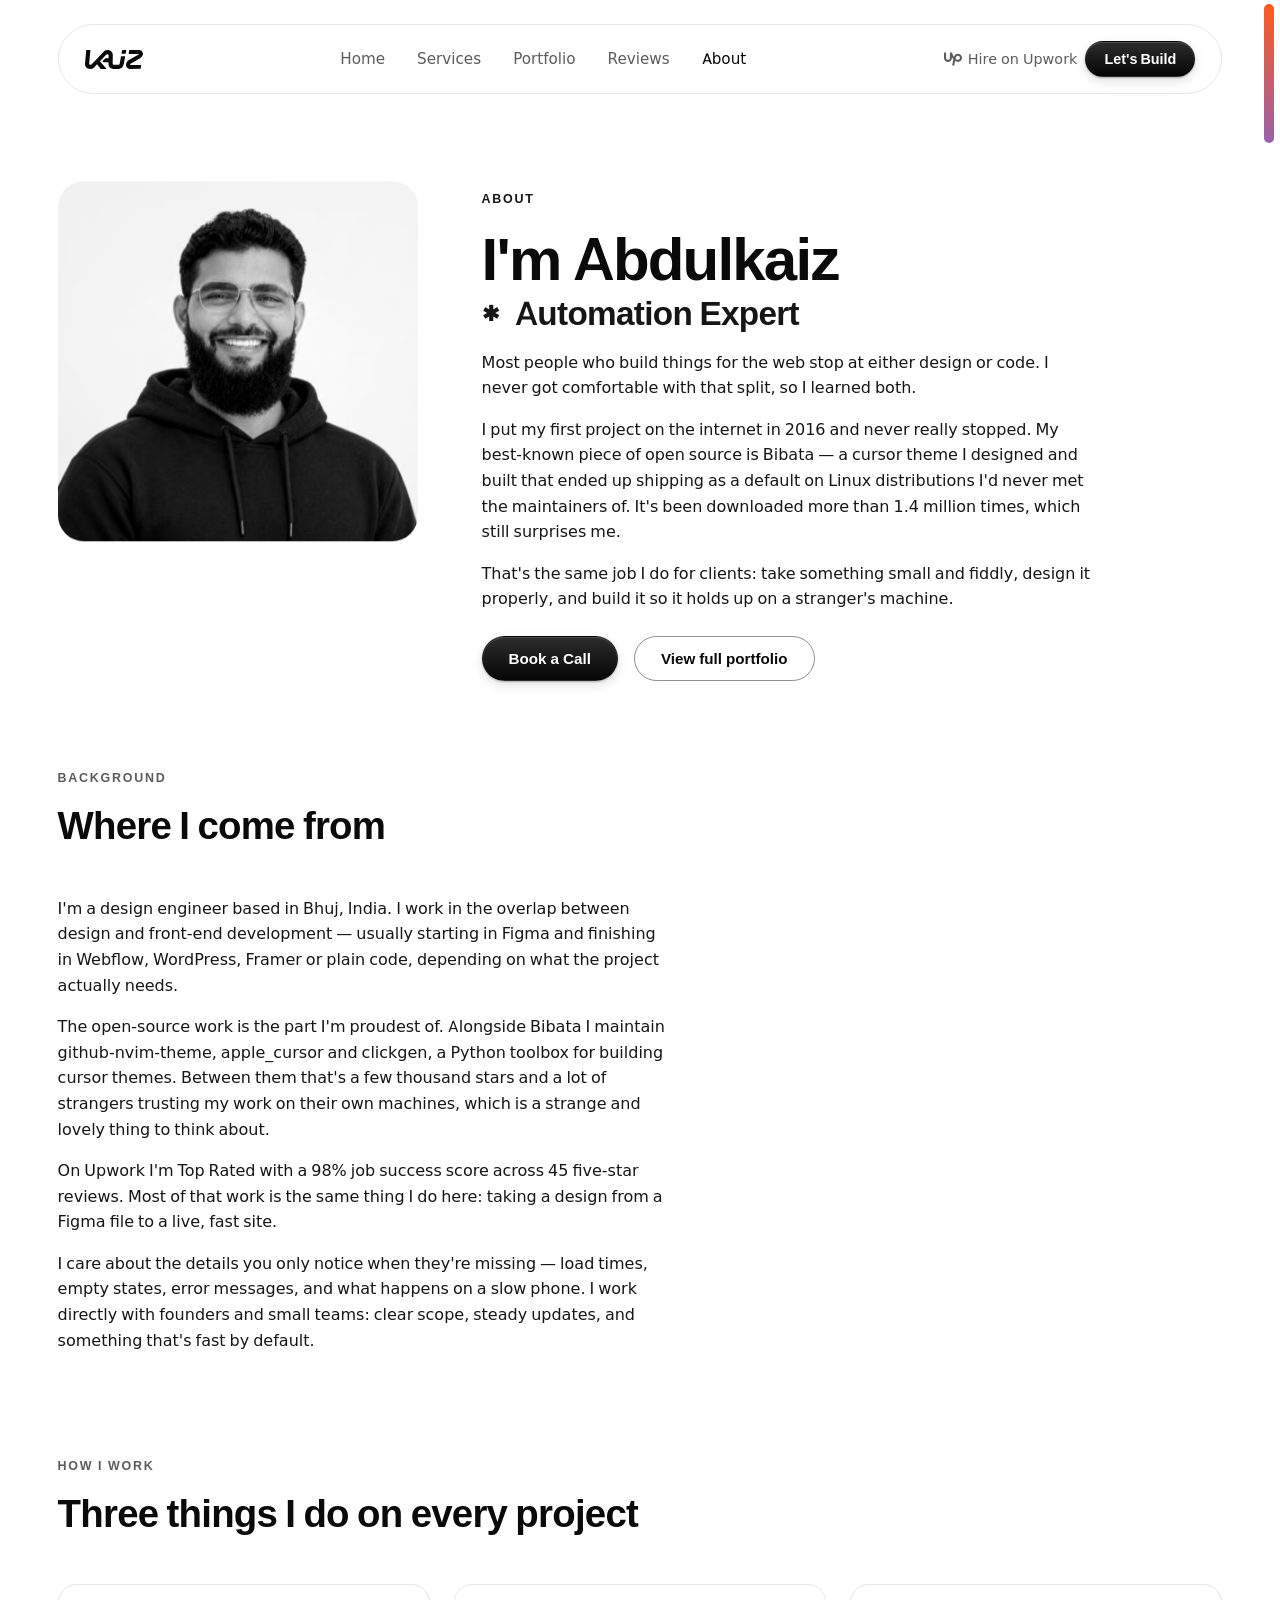
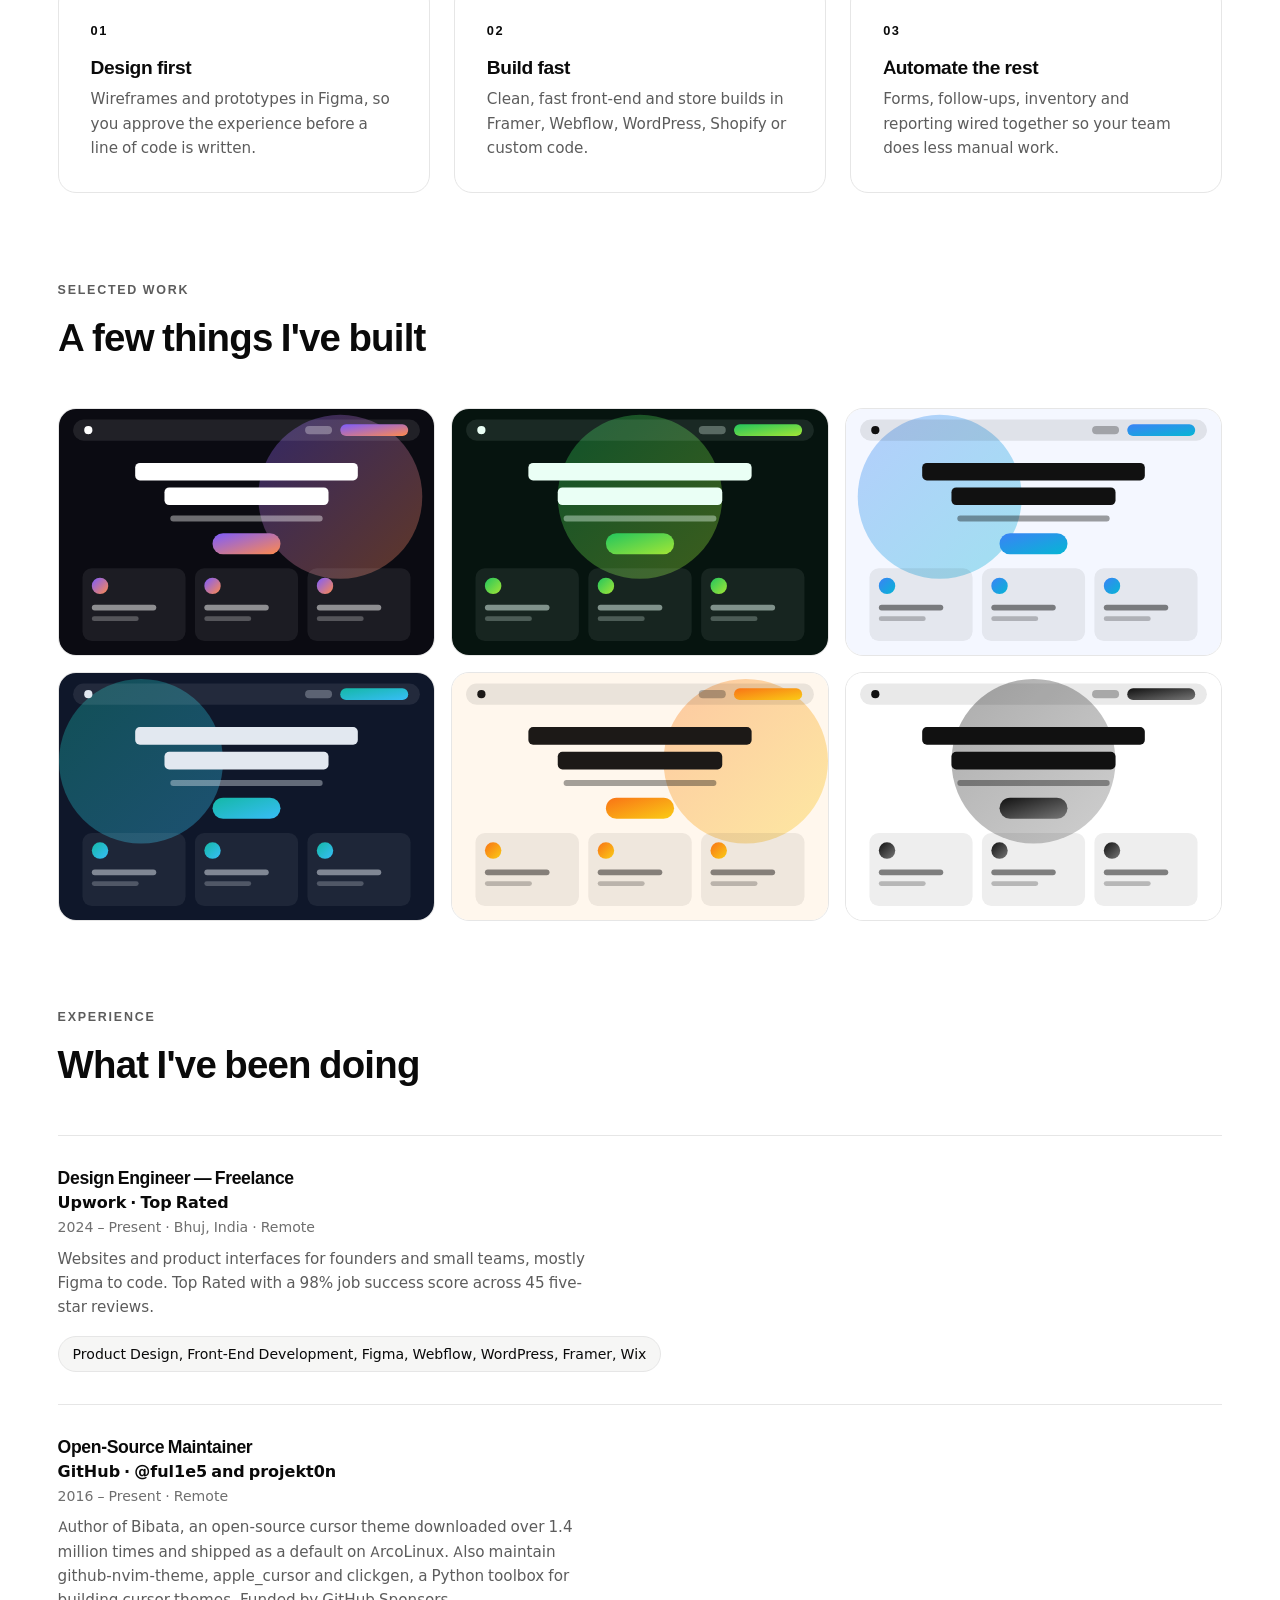
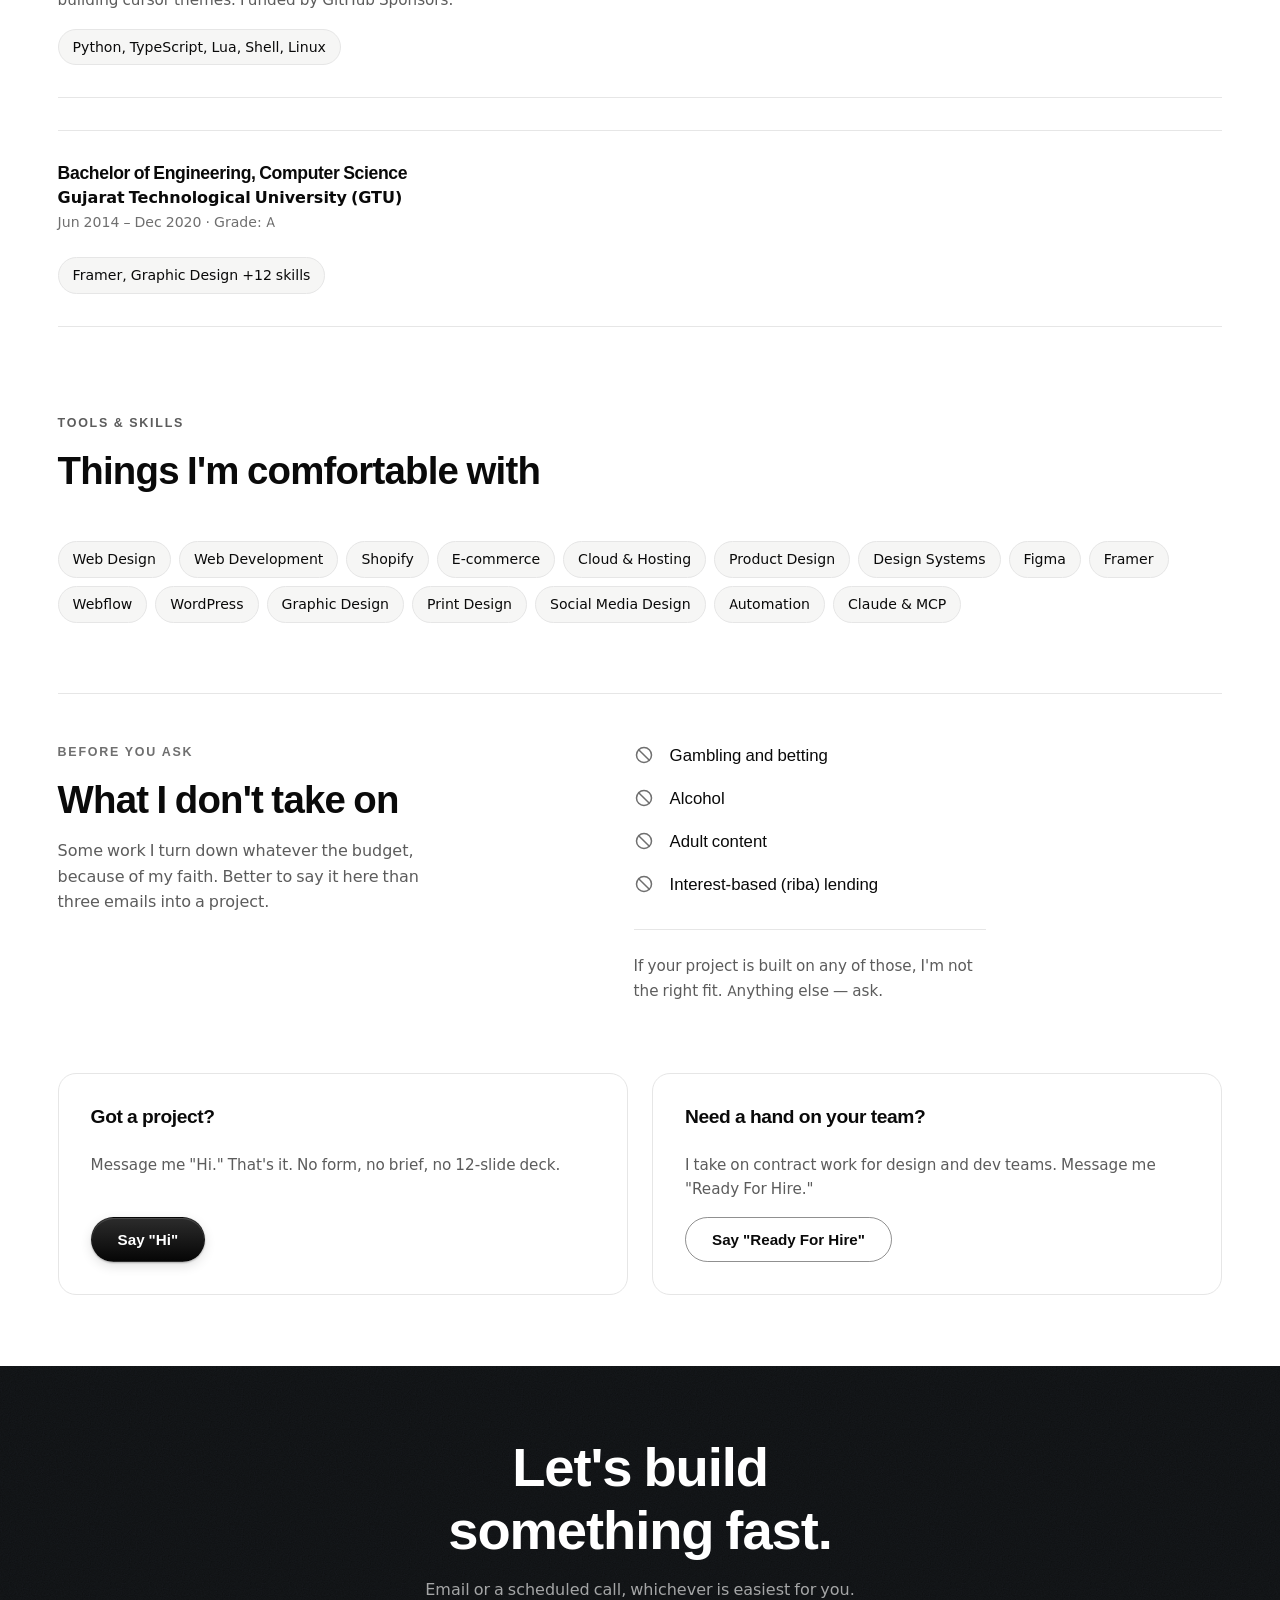
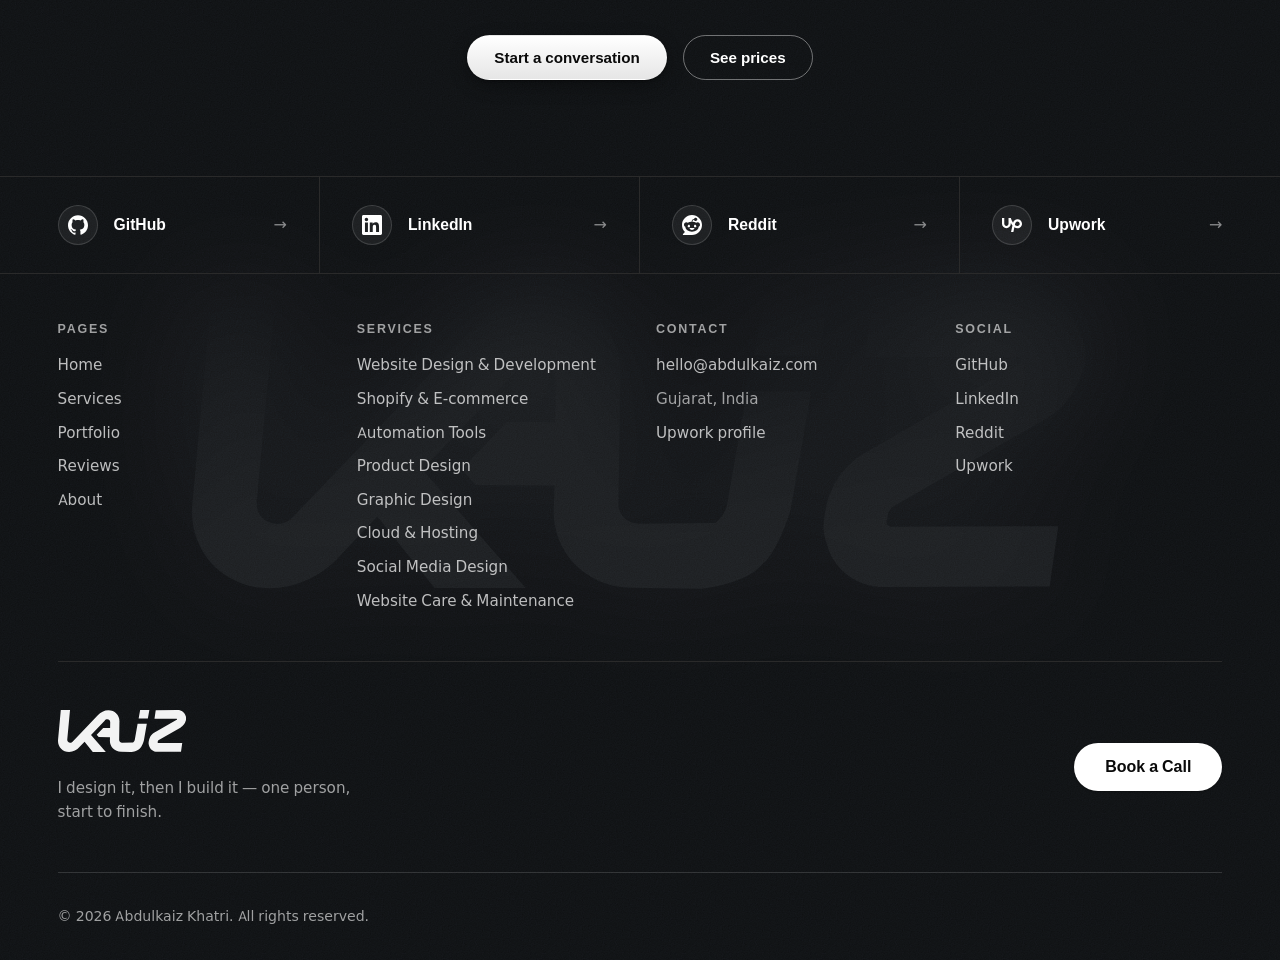
<file: about/index.html>
<!doctype html>
<html lang="en" data-functions="no">
  <head>
    <meta charset="utf-8" />
    <meta name="viewport" content="width=device-width, initial-scale=1" />
    <!-- one level deep: every relative URL below resolves against
         the site root, so paths stay identical on all four pages -->
    <base href="../" />
    <title>
      About Abdulkaiz Khatri | Licensed Design Engineer, Computer Science
      Graduate
    </title>
    <meta
      name="description"
      content="Licensed design engineer and automation expert with a B.E. in Computer Science. Product design first, then the build: websites, Shopify, cloud and automation."
    />
    <link rel="canonical" href="https://ful1e5.github.io/abdulkaiz/about/" />
    <meta name="robots" content="index,follow,max-image-preview:large" />
    <meta property="og:type" content="website" />
    <meta property="og:site_name" content="Abdulkaiz Khatri" />
    <meta
      property="og:title"
      content="About Abdulkaiz Khatri | Licensed Design Engineer, Computer Science Graduate"
    />
    <meta
      property="og:description"
      content="Licensed design engineer and automation expert with a B.E. in Computer Science. Product design first, then the build: websites, Shopify, cloud and automation."
    />
    <meta
      property="og:url"
      content="https://ful1e5.github.io/abdulkaiz/about/"
    />
    <meta
      property="og:image"
      content="https://ful1e5.github.io/abdulkaiz/assets/og.png"
    />
    <meta property="og:image:width" content="1200" />
    <meta property="og:image:height" content="630" />
    <meta
      property="og:image:alt"
      content="Abdulkaiz Khatri — Licensed Design Engineer and Automation Expert"
    />
    <meta name="twitter:card" content="summary_large_image" />
    <meta
      name="twitter:image"
      content="https://ful1e5.github.io/abdulkaiz/assets/og.png"
    />
    <link
      rel="icon"
      href="data:image/svg+xml,<svg xmlns=%27http://www.w3.org/2000/svg%27 viewBox=%270 0 100 100%27><rect width=%27100%27 height=%27100%27 rx=%2724%27 fill=%27black%27/><text x=%2750%27 y=%2768%27 font-size=%2756%27 text-anchor=%27middle%27 fill=%27white%27 font-family=%27sans-serif%27 font-weight=%27700%27>K</text></svg>"
    />
    <!--#fonts-->
    <style>
      /* Generated by tools/fonts.py — do not edit.
   Self-hosted subsets of Poppins, DM Sans. Re-run the script to regenerate. */
      @font-face {
        font-family: 'DM Sans';
        font-style: normal;
        font-weight: 400 700;
        font-display: swap;
        src: url(assets/fonts/dm-sans-var.woff2) format('woff2');
      }
      @font-face {
        font-family: 'Poppins';
        font-style: normal;
        font-weight: 700;
        font-display: swap;
        src: url(assets/fonts/poppins-700.woff2) format('woff2');
      }
      @font-face {
        font-family: 'Poppins';
        font-style: normal;
        font-weight: 600;
        font-display: swap;
        src: url(assets/fonts/poppins-600.woff2) format('woff2');
      }
      @font-face {
        font-family: 'Poppins';
        font-style: normal;
        font-weight: 500;
        font-display: swap;
        src: url(assets/fonts/poppins-500.woff2) format('woff2');
      }
      @font-face {
        font-family: 'Poppins';
        font-style: normal;
        font-weight: 400;
        font-display: swap;
        src: url(assets/fonts/poppins-400.woff2) format('woff2');
      }
    </style>
    <!--#/fonts-->
    <script>
      /* lets scroll-reveal hide content only when JS can reveal it again */
      document.documentElement.classList.add('js');
    </script>
    <link rel="stylesheet" href="style.css" />
  </head>
  <body>
    <!--#nav-->
    <!-- Generated by build.py from templates/nav.html — edit that file, not this markup. -->
    <header class="nav-wrap">
      <nav class="nav" aria-label="Main">
        <a class="logo" href="./" aria-label="Abdulkaiz Khatri — home"
          ><svg
            class="logo-mark"
            viewBox="0 0 254 83"
            fill="currentColor"
            xmlns="http://www.w3.org/2000/svg"
            aria-hidden="true"
          >
            <path
              d="M23.7578 0L5.53395 0.112179L0.101611 58.9266C-1.11269 72.073 8.69747 82.843 21.9831 82.843C29.8517 82.843 37.6346 78.9968 42.8598 72.6327L52.541 62.5107L68.7643 82.7772H94.5728L65.2691 49.1998L92.2112 21.0261C93.4875 19.4182 95.4549 18.3693 97.3336 18.4393C101.021 18.5797 103.398 21.2365 103.139 24.8026L102.998 35.7578L89.3129 35.6455L76.434 49.132L80.4411 53.6025L102.752 53.7555L102.639 58.7959C101.425 71.9449 111.24 82.5245 124.52 82.7123L143.891 83C143.891 83 156.609 82.0343 161.744 75.9471C165.122 73.6592 169.353 62.7705 169.837 59.7801L175.517 27.0764L157.303 26.9641L151.595 59.7563H151.525C150.983 61.6195 149.824 63.2273 148.302 64.365L126.687 64.5896C123 64.4492 120.624 61.7924 120.882 58.2247L121.401 24.2073C122.614 11.0601 112.801 0.290759 99.5209 0.290759C91.6503 0.290759 83.8694 4.13748 78.643 10.5013L29.2414 62.0386C27.9439 63.7173 25.9251 64.6961 24.1157 64.6255C20.4296 64.4851 18.053 61.8288 18.3101 58.2622L23.7578 0ZM180.58 0L162.353 0.112179L159.366 16.7646L177.564 16.9049L180.58 0ZM236.036 0.140344L193.143 0.280667L190.715 17.3778L233.853 17.2374C234.506 17.2935 234.841 17.4297 235.051 17.6697C235.192 17.8129 235.214 18.2592 235.268 18.6045C235.119 18.7799 234.915 18.9961 234.707 19.1799C234.678 19.1825 234.678 19.2221 234.65 19.236L189.885 44.9958L189.772 45.1081C185.946 47.6127 182.976 51.165 181.244 55.1913C180.48 56.6456 180.092 58.3696 179.709 60.2036C179.331 62.0661 179.073 63.865 179.045 65.1181C178.932 66.7878 179.284 68.4098 179.882 69.9244C181.589 77.2261 188.12 82.5296 196.253 82.4998L243.12 82.3595L245.548 65.26L198.442 65.4003C197.792 65.3442 197.445 65.2053 197.235 64.9695C197.039 64.7294 196.858 64.3365 196.896 63.6403V63.6121C196.896 63.6095 196.896 63.6095 196.896 63.5839C196.854 63.6961 196.84 63.7243 196.981 63.4716L197.065 63.3593L197.094 63.2471C197.235 61.516 197.384 61.1887 198.415 59.9123L242.721 34.4202L242.834 34.3079C246.664 31.8007 249.632 28.2424 251.362 24.2116C252.498 22.0985 253.231 19.7954 253.348 17.3864C253.46 15.7122 253.105 14.0842 252.506 12.565C250.791 5.27387 244.26 -0.0259513 236.135 0.00463765L236.036 0.140344Z"
            ></path></svg
        ></a>
        <ul class="links">
          <li><a href="./">Home</a></li>
          <li><a href="./#services">Services</a></li>
          <li><a href="portfolio/">Portfolio</a></li>
          <li><a href="testimonials/">Reviews</a></li>
          <li><a href="about/" class="on" aria-current="page">About</a></li>
        </ul>
        <div class="nav-cta">
          <a
            class="uplink"
            href="https://www.upwork.com/freelancers/~015f3c5097705a3287"
            target="_blank"
            rel="noopener"
            aria-label="Hire on Upwork — opens in a new tab"
            ><svg viewBox="0 0 24 24" aria-hidden="true">
              <path
                d="M18.561 13.158c-1.102 0-2.135-.467-3.074-1.227l.228-1.076.008-.042c.207-1.143.849-3.06 2.839-3.06 1.492 0 2.703 1.212 2.703 2.703-.001 1.489-1.212 2.702-2.704 2.702zm0-8.14c-2.539 0-4.51 1.649-5.31 4.366-1.22-1.834-2.148-4.036-2.687-5.892H7.828v7.112c-.002 1.406-1.141 2.546-2.547 2.548-1.405-.002-2.543-1.143-2.545-2.548V3.492H0v7.112c0 2.914 2.37 5.303 5.281 5.303 2.913 0 5.283-2.389 5.283-5.303v-1.19c.529 1.107 1.182 2.229 1.974 3.221l-1.673 7.873h2.797l1.213-5.71c1.063.679 2.285 1.109 3.686 1.109 3 0 5.439-2.452 5.439-5.45 0-3.002-2.439-5.453-5.439-5.453z"
              ></path></svg
            ><span>Hire on Upwork</span></a
          ><button class="btn btn-sm" data-contact>Let's Build</button
          ><button class="burger" aria-label="Menu" aria-expanded="false">
            <span></span><span></span>
          </button>
        </div>
      </nav>
      <div class="mobile" id="mobile">
        <a href="./">Home</a><a href="./#services">Services</a
        ><a href="portfolio/">Portfolio</a><a href="testimonials/">Reviews</a
        ><a href="about/" class="on" aria-current="page">About</a
        ><a
          href="https://www.upwork.com/freelancers/~015f3c5097705a3287"
          target="_blank"
          rel="noopener"
          >Hire on Upwork</a
        >
      </div>
    </header>

    <!--#/nav-->
    <main>
      <section class="section">
        <div class="about">
          <div class="portrait px" data-px=".05" id="photo">
            <!--#photo-about-->
            <picture
              ><source
                type="image/avif"
                sizes="(max-width: 860px) 340px, 360px"
                srcset="
                  assets/uploads/portrait-400.avif   400w,
                  assets/uploads/portrait-700.avif   700w,
                  assets/uploads/portrait-1000.avif 1000w
                " />
              <source
                type="image/webp"
                sizes="(max-width: 860px) 340px, 360px"
                srcset="
                  assets/uploads/portrait-400.webp   400w,
                  assets/uploads/portrait-700.webp   700w,
                  assets/uploads/portrait-1000.webp 1000w
                " />
              <img
                src="assets/uploads/portrait-1000.jpg"
                width="1000"
                height="1000"
                alt="Portrait of Abdulkaiz Khatri"
                fetchpriority="high"
                decoding="async"
            /></picture>
            <!--#/photo-about-->
          </div>
          <div>
            <p class="eyebrow rise">About</p>
            <h1 class="rise" style="--d: 0.08s" data-t="hero_title">
              I'm Abdulkaiz
            </h1>
            <p class="hero-role rise" style="--d: 0.16s">
              <span class="hero-star" aria-hidden="true">✱</span>
              <!-- each phrase completes "I'm Abdulkaiz …" and arrives on the
              same slide-up-and-unblur the tool tiles use; the plain list
              below carries the same words for anyone the animation
              doesn't reach -->
              <span class="hero-write" id="heroWrite" aria-hidden="true"></span>
              <span class="vh" id="heroRoles"
                >Automation Expert, Product Designer, Design Engineer,
                Full-Cycle Media Specialist, Computer Science Graduate</span
              >
            </p>
            <div id="story" class="rise" style="--d: 0.16s">
              <p>
                Most people who build websites stop at either design or code. I
                was never comfortable with that split, so I learned both.
              </p>
            </div>
            <div class="cta-row left">
              <button class="btn" data-contact>Book a Call</button>
              <a class="btn btn-ghost" href="portfolio/">View full portfolio</a>
            </div>
          </div>
        </div>
      </section>

      <section class="section reveal">
        <div class="section-head">
          <p class="eyebrow">Background</p>
          <h2 class="left" data-t="about_bio_title">Where I come from</h2>
        </div>
        <div id="bio"></div>
      </section>

      <section class="section reveal">
        <div class="section-head">
          <p class="eyebrow">How I work</p>
          <h2 class="left">Three things I do on every project</h2>
        </div>
        <div class="grid3" id="approach"></div>
      </section>

      <section class="section reveal">
        <div class="section-head">
          <p class="eyebrow">Selected work</p>
          <h2 class="left">A few things I've built</h2>
        </div>
        <div class="gal" id="gallery"></div>
      </section>

      <section class="section reveal">
        <div class="section-head">
          <p class="eyebrow">Experience</p>
          <h2 class="left">What I've been doing</h2>
        </div>
        <div class="tl" id="exp"></div>
        <div class="tl" id="edu" style="margin-top: var(--sp-5)"></div>
      </section>

      <section class="section reveal">
        <div class="section-head">
          <p class="eyebrow">Tools &amp; skills</p>
          <h2 class="left">Things I'm comfortable with</h2>
        </div>
        <div class="chips">
          <span>Web Design</span><span>Web Development</span><span>Shopify</span
          ><span>E-commerce</span><span>Cloud &amp; Hosting</span
          ><span>Product Design</span><span>Design Systems</span
          ><span>Figma</span><span>Framer</span><span>Webflow</span
          ><span>WordPress</span><span>Graphic Design</span
          ><span>Print Design</span><span>Social Media Design</span
          ><span>Automation</span><span>Claude &amp; MCP</span>
        </div>
      </section>

      <section class="section reveal">
        <div class="eth">
          <div class="eth-body">
            <p class="eyebrow" data-t="ethics_eyebrow">Before you ask</p>
            <h2 class="left" data-t="ethics_title">What I don't take on</h2>
            <p class="eth-lead" data-t="ethics_lead">
              Some work I turn down whatever the budget, because of my faith.
              Better to say it here than three emails into a project.
            </p>
          </div>
          <div class="eth-list-wrap">
            <ul class="eth-list" id="ethicsList">
              <li>Gambling and betting</li>
              <li>Alcohol</li>
              <li>Adult content</li>
              <li>Interest-based (riba) lending</li>
            </ul>
            <p class="eth-note muted" data-t="ethics_note">
              If your project is built on any of those, I'm not the right fit.
              Anything else — ask.
            </p>
          </div>
        </div>
      </section>

      <section class="section reveal">
        <div class="grid2">
          <article class="card door">
            <h3>Got a project?</h3>
            <p>
              Message me "Hi." That's it. No form, no brief, no 12-slide deck.
            </p>
            <button class="btn" data-contact="message">Say "Hi"</button>
          </article>
          <article class="card door">
            <h3>Need a hand on your team?</h3>
            <p>
              I take on contract work for design and dev teams. Message me
              "Ready For Hire."
            </p>
            <button class="btn btn-ghost" data-contact="message">
              Say "Ready For Hire"
            </button>
          </article>
        </div>
      </section>

      <section class="cta-band reveal">
        <div class="cta">
          <h2>Let's build something fast.</h2>
          <p class="muted">
            Email or a scheduled call, whichever is easiest for you.
          </p>
          <div class="cta-row">
            <button class="btn" data-contact>Start a conversation</button>
            <a class="btn btn-outline" href="./#services">See prices</a>
          </div>
        </div>
      </section>
    </main>
    <!--#footer-->
    <!-- Generated by build.py from templates/footer.html — edit that file, not this markup. -->
    <footer class="footer">
      <div class="foot-mark" aria-hidden="true">
        <span class="foot-mark__blur"
          ><svg
            class="logo-mark"
            viewBox="0 0 254 83"
            fill="currentColor"
            xmlns="http://www.w3.org/2000/svg"
            aria-hidden="true"
          >
            <path
              d="M23.7578 0L5.53395 0.112179L0.101611 58.9266C-1.11269 72.073 8.69747 82.843 21.9831 82.843C29.8517 82.843 37.6346 78.9968 42.8598 72.6327L52.541 62.5107L68.7643 82.7772H94.5728L65.2691 49.1998L92.2112 21.0261C93.4875 19.4182 95.4549 18.3693 97.3336 18.4393C101.021 18.5797 103.398 21.2365 103.139 24.8026L102.998 35.7578L89.3129 35.6455L76.434 49.132L80.4411 53.6025L102.752 53.7555L102.639 58.7959C101.425 71.9449 111.24 82.5245 124.52 82.7123L143.891 83C143.891 83 156.609 82.0343 161.744 75.9471C165.122 73.6592 169.353 62.7705 169.837 59.7801L175.517 27.0764L157.303 26.9641L151.595 59.7563H151.525C150.983 61.6195 149.824 63.2273 148.302 64.365L126.687 64.5896C123 64.4492 120.624 61.7924 120.882 58.2247L121.401 24.2073C122.614 11.0601 112.801 0.290759 99.5209 0.290759C91.6503 0.290759 83.8694 4.13748 78.643 10.5013L29.2414 62.0386C27.9439 63.7173 25.9251 64.6961 24.1157 64.6255C20.4296 64.4851 18.053 61.8288 18.3101 58.2622L23.7578 0ZM180.58 0L162.353 0.112179L159.366 16.7646L177.564 16.9049L180.58 0ZM236.036 0.140344L193.143 0.280667L190.715 17.3778L233.853 17.2374C234.506 17.2935 234.841 17.4297 235.051 17.6697C235.192 17.8129 235.214 18.2592 235.268 18.6045C235.119 18.7799 234.915 18.9961 234.707 19.1799C234.678 19.1825 234.678 19.2221 234.65 19.236L189.885 44.9958L189.772 45.1081C185.946 47.6127 182.976 51.165 181.244 55.1913C180.48 56.6456 180.092 58.3696 179.709 60.2036C179.331 62.0661 179.073 63.865 179.045 65.1181C178.932 66.7878 179.284 68.4098 179.882 69.9244C181.589 77.2261 188.12 82.5296 196.253 82.4998L243.12 82.3595L245.548 65.26L198.442 65.4003C197.792 65.3442 197.445 65.2053 197.235 64.9695C197.039 64.7294 196.858 64.3365 196.896 63.6403V63.6121C196.896 63.6095 196.896 63.6095 196.896 63.5839C196.854 63.6961 196.84 63.7243 196.981 63.4716L197.065 63.3593L197.094 63.2471C197.235 61.516 197.384 61.1887 198.415 59.9123L242.721 34.4202L242.834 34.3079C246.664 31.8007 249.632 28.2424 251.362 24.2116C252.498 22.0985 253.231 19.7954 253.348 17.3864C253.46 15.7122 253.105 14.0842 252.506 12.565C250.791 5.27387 244.26 -0.0259513 236.135 0.00463765L236.036 0.140344Z"
            ></path></svg
        ></span>
        <span class="foot-mark__sharp"
          ><svg
            class="logo-mark"
            viewBox="0 0 254 83"
            fill="currentColor"
            xmlns="http://www.w3.org/2000/svg"
            aria-hidden="true"
          >
            <path
              d="M23.7578 0L5.53395 0.112179L0.101611 58.9266C-1.11269 72.073 8.69747 82.843 21.9831 82.843C29.8517 82.843 37.6346 78.9968 42.8598 72.6327L52.541 62.5107L68.7643 82.7772H94.5728L65.2691 49.1998L92.2112 21.0261C93.4875 19.4182 95.4549 18.3693 97.3336 18.4393C101.021 18.5797 103.398 21.2365 103.139 24.8026L102.998 35.7578L89.3129 35.6455L76.434 49.132L80.4411 53.6025L102.752 53.7555L102.639 58.7959C101.425 71.9449 111.24 82.5245 124.52 82.7123L143.891 83C143.891 83 156.609 82.0343 161.744 75.9471C165.122 73.6592 169.353 62.7705 169.837 59.7801L175.517 27.0764L157.303 26.9641L151.595 59.7563H151.525C150.983 61.6195 149.824 63.2273 148.302 64.365L126.687 64.5896C123 64.4492 120.624 61.7924 120.882 58.2247L121.401 24.2073C122.614 11.0601 112.801 0.290759 99.5209 0.290759C91.6503 0.290759 83.8694 4.13748 78.643 10.5013L29.2414 62.0386C27.9439 63.7173 25.9251 64.6961 24.1157 64.6255C20.4296 64.4851 18.053 61.8288 18.3101 58.2622L23.7578 0ZM180.58 0L162.353 0.112179L159.366 16.7646L177.564 16.9049L180.58 0ZM236.036 0.140344L193.143 0.280667L190.715 17.3778L233.853 17.2374C234.506 17.2935 234.841 17.4297 235.051 17.6697C235.192 17.8129 235.214 18.2592 235.268 18.6045C235.119 18.7799 234.915 18.9961 234.707 19.1799C234.678 19.1825 234.678 19.2221 234.65 19.236L189.885 44.9958L189.772 45.1081C185.946 47.6127 182.976 51.165 181.244 55.1913C180.48 56.6456 180.092 58.3696 179.709 60.2036C179.331 62.0661 179.073 63.865 179.045 65.1181C178.932 66.7878 179.284 68.4098 179.882 69.9244C181.589 77.2261 188.12 82.5296 196.253 82.4998L243.12 82.3595L245.548 65.26L198.442 65.4003C197.792 65.3442 197.445 65.2053 197.235 64.9695C197.039 64.7294 196.858 64.3365 196.896 63.6403V63.6121C196.896 63.6095 196.896 63.6095 196.896 63.5839C196.854 63.6961 196.84 63.7243 196.981 63.4716L197.065 63.3593L197.094 63.2471C197.235 61.516 197.384 61.1887 198.415 59.9123L242.721 34.4202L242.834 34.3079C246.664 31.8007 249.632 28.2424 251.362 24.2116C252.498 22.0985 253.231 19.7954 253.348 17.3864C253.46 15.7122 253.105 14.0842 252.506 12.565C250.791 5.27387 244.26 -0.0259513 236.135 0.00463765L236.036 0.140344Z"
            ></path></svg
        ></span>
      </div>
      <div class="grain" aria-hidden="true"></div>
      <nav class="social-row" aria-label="Social profiles">
        <a
          class="social-cell"
          href="https://github.com/ful1e5"
          target="_blank"
          rel="noopener"
          aria-label="GitHub — opens in a new tab"
        >
          <span class="social-badge"
            ><svg viewBox="0 0 24 24" fill="currentColor" aria-hidden="true">
              <path
                d="M12 .297c-6.63 0-12 5.373-12 12 0 5.303 3.438 9.8 8.205 11.385.6.113.82-.258.82-.577 0-.285-.01-1.04-.015-2.04-3.338.724-4.042-1.61-4.042-1.61C4.422 18.07 3.633 17.7 3.633 17.7c-1.087-.744.084-.729.084-.729 1.205.084 1.838 1.236 1.838 1.236 1.07 1.835 2.809 1.305 3.495.998.108-.776.417-1.305.76-1.605-2.665-.3-5.466-1.332-5.466-5.93 0-1.31.465-2.38 1.235-3.22-.135-.303-.54-1.523.105-3.176 0 0 1.005-.322 3.3 1.23.96-.267 1.98-.399 3-.405 1.02.006 2.04.138 3 .405 2.28-1.552 3.285-1.23 3.285-1.23.645 1.653.24 2.873.12 3.176.765.84 1.23 1.91 1.23 3.22 0 4.61-2.805 5.625-5.475 5.92.42.36.81 1.096.81 2.22 0 1.606-.015 2.896-.015 3.286 0 .315.21.69.825.57C20.565 22.092 24 17.592 24 12.297c0-6.627-5.373-12-12-12"
              ></path></svg
          ></span>
          <span class="social-name">GitHub</span>
          <span class="social-go" aria-hidden="true">→</span>
        </a>
        <a
          class="social-cell"
          href="https://www.linkedin.com/in/ful1e5/"
          target="_blank"
          rel="noopener"
          aria-label="LinkedIn — opens in a new tab"
        >
          <span class="social-badge"
            ><svg viewBox="0 0 24 24" fill="currentColor" aria-hidden="true">
              <path
                d="M20.447 20.452h-3.554v-5.569c0-1.328-.027-3.037-1.852-3.037-1.853 0-2.136 1.445-2.136 2.939v5.667H9.351V9h3.414v1.561h.046c.477-.9 1.637-1.85 3.37-1.85 3.601 0 4.267 2.37 4.267 5.455v6.286zM5.337 7.433c-1.144 0-2.063-.926-2.063-2.065 0-1.138.92-2.063 2.063-2.063 1.14 0 2.064.925 2.064 2.063 0 1.139-.925 2.065-2.064 2.065zm1.782 13.019H3.555V9h3.564v11.452zM22.225 0H1.771C.792 0 0 .774 0 1.729v20.542C0 23.227.792 24 1.771 24h20.451C23.2 24 24 23.227 24 22.271V1.729C24 .774 23.2 0 22.222 0h.003z"
              ></path></svg
          ></span>
          <span class="social-name">LinkedIn</span>
          <span class="social-go" aria-hidden="true">→</span>
        </a>
        <a
          class="social-cell"
          href="https://www.reddit.com/user/ful1e5"
          target="_blank"
          rel="noopener"
          aria-label="Reddit — opens in a new tab"
        >
          <span class="social-badge"
            ><svg viewBox="0 0 24 24" fill="currentColor" aria-hidden="true">
              <path
                d="M12 0C5.373 0 0 5.373 0 12c0 3.314 1.343 6.314 3.515 8.485l-2.286 2.286C.775 23.225 1.097 24 1.738 24H12c6.627 0 12-5.373 12-12S18.627 0 12 0Zm4.388 3.199c1.104 0 1.999.895 1.999 1.999 0 1.105-.895 2-1.999 2-.946 0-1.739-.657-1.947-1.539v.002c-1.147.162-2.032 1.15-2.032 2.341v.007c1.776.067 3.4.567 4.686 1.363.473-.363 1.064-.58 1.707-.58 1.547 0 2.802 1.254 2.802 2.802 0 1.117-.655 2.081-1.601 2.531-.088 3.256-3.637 5.876-7.997 5.876-4.361 0-7.905-2.617-7.998-5.87-.954-.447-1.614-1.415-1.614-2.538 0-1.548 1.255-2.802 2.803-2.802.645 0 1.239.218 1.712.585 1.275-.79 2.881-1.291 4.64-1.365v-.01c0-1.663 1.263-3.034 2.88-3.207.188-.911.993-1.595 1.959-1.595Zm-8.085 8.376c-.784 0-1.459.78-1.506 1.797-.047 1.016.64 1.429 1.426 1.429.786 0 1.371-.369 1.418-1.385.047-1.017-.553-1.841-1.338-1.841Zm7.406 0c-.786 0-1.385.824-1.338 1.841.047 1.017.634 1.385 1.418 1.385.785 0 1.473-.413 1.426-1.429-.046-1.017-.721-1.797-1.506-1.797Zm-3.703 4.013c-.974 0-1.907.048-2.77.135-.147.015-.241.168-.183.305.483 1.154 1.622 1.964 2.953 1.964 1.33 0 2.47-.81 2.953-1.964.057-.137-.037-.29-.184-.305-.863-.087-1.795-.135-2.769-.135Z"
              ></path></svg
          ></span>
          <span class="social-name">Reddit</span>
          <span class="social-go" aria-hidden="true">→</span>
        </a>
        <a
          class="social-cell"
          href="https://www.upwork.com/freelancers/~015f3c5097705a3287"
          target="_blank"
          rel="noopener"
          aria-label="Upwork — opens in a new tab"
        >
          <span class="social-badge"
            ><svg viewBox="0 0 24 24" fill="currentColor" aria-hidden="true">
              <path
                d="M18.561 13.158c-1.102 0-2.135-.467-3.074-1.227l.228-1.076.008-.042c.207-1.143.849-3.06 2.839-3.06 1.492 0 2.703 1.212 2.703 2.703-.001 1.489-1.212 2.702-2.704 2.702zm0-8.14c-2.539 0-4.51 1.649-5.31 4.366-1.22-1.834-2.148-4.036-2.687-5.892H7.828v7.112c-.002 1.406-1.141 2.546-2.547 2.548-1.405-.002-2.543-1.143-2.545-2.548V3.492H0v7.112c0 2.914 2.37 5.303 5.281 5.303 2.913 0 5.283-2.389 5.283-5.303v-1.19c.529 1.107 1.182 2.229 1.974 3.221l-1.673 7.873h2.797l1.213-5.71c1.063.679 2.285 1.109 3.686 1.109 3 0 5.439-2.452 5.439-5.45 0-3.002-2.439-5.453-5.439-5.453z"
              ></path></svg
          ></span>
          <span class="social-name">Upwork</span>
          <span class="social-go" aria-hidden="true">→</span>
        </a>
      </nav>
      <div class="foot-cols">
        <nav class="foot-col" aria-label="Footer pages">
          <h2 class="foot-col__h">Pages</h2>
          <ul class="foot-list">
            <li><a href="./">Home</a></li>
            <li><a href="./#services">Services</a></li>
            <li><a href="portfolio/">Portfolio</a></li>
            <li><a href="testimonials/">Reviews</a></li>
            <li><a href="about/">About</a></li>
          </ul>
        </nav>

        <nav class="foot-col" aria-label="Services">
          <h2 class="foot-col__h">Services</h2>
          <ul class="foot-list">
            <li>
              <a href="./#service-websites">Website Design &amp; Development</a>
            </li>
            <li><a href="./#service-shopify">Shopify &amp; E-commerce</a></li>
            <li><a href="./#service-automation">Automation Tools</a></li>
            <li><a href="./#service-ui-ux">Product Design</a></li>
            <li><a href="./#service-graphic-design">Graphic Design</a></li>
            <li><a href="./#service-cloud">Cloud &amp; Hosting</a></li>
            <li><a href="./#service-social">Social Media Design</a></li>
            <li>
              <a href="./#service-care">Website Care &amp; Maintenance</a>
            </li>
          </ul>
        </nav>

        <div class="foot-col">
          <h2 class="foot-col__h">Contact</h2>
          <ul class="foot-list">
            <li>
              <a href="mailto:hello@abdulkaiz.com">hello@abdulkaiz.com</a>
            </li>
            <li><span class="foot-note">Gujarat, India</span></li>
            <li>
              <a
                href="https://www.upwork.com/freelancers/~015f3c5097705a3287"
                target="_blank"
                rel="noopener"
                >Upwork profile</a
              >
            </li>
          </ul>
        </div>

        <nav class="foot-col" aria-label="Social">
          <h2 class="foot-col__h">Social</h2>
          <ul class="foot-list">
            <li>
              <a href="https://github.com/ful1e5" target="_blank" rel="noopener"
                >GitHub</a
              >
            </li>
            <li>
              <a
                href="https://www.linkedin.com/in/ful1e5/"
                target="_blank"
                rel="noopener"
                >LinkedIn</a
              >
            </li>
            <li>
              <a
                href="https://www.reddit.com/user/ful1e5"
                target="_blank"
                rel="noopener"
                >Reddit</a
              >
            </li>
            <li>
              <a
                href="https://www.upwork.com/freelancers/~015f3c5097705a3287"
                target="_blank"
                rel="noopener"
                >Upwork</a
              >
            </li>
          </ul>
        </nav>
      </div>

      <div class="foot-bottom">
        <div class="foot-sign">
          <span class="foot-sign__mark"
            ><svg
              class="logo-mark"
              viewBox="0 0 254 83"
              fill="currentColor"
              xmlns="http://www.w3.org/2000/svg"
              aria-hidden="true"
            >
              <path
                d="M23.7578 0L5.53395 0.112179L0.101611 58.9266C-1.11269 72.073 8.69747 82.843 21.9831 82.843C29.8517 82.843 37.6346 78.9968 42.8598 72.6327L52.541 62.5107L68.7643 82.7772H94.5728L65.2691 49.1998L92.2112 21.0261C93.4875 19.4182 95.4549 18.3693 97.3336 18.4393C101.021 18.5797 103.398 21.2365 103.139 24.8026L102.998 35.7578L89.3129 35.6455L76.434 49.132L80.4411 53.6025L102.752 53.7555L102.639 58.7959C101.425 71.9449 111.24 82.5245 124.52 82.7123L143.891 83C143.891 83 156.609 82.0343 161.744 75.9471C165.122 73.6592 169.353 62.7705 169.837 59.7801L175.517 27.0764L157.303 26.9641L151.595 59.7563H151.525C150.983 61.6195 149.824 63.2273 148.302 64.365L126.687 64.5896C123 64.4492 120.624 61.7924 120.882 58.2247L121.401 24.2073C122.614 11.0601 112.801 0.290759 99.5209 0.290759C91.6503 0.290759 83.8694 4.13748 78.643 10.5013L29.2414 62.0386C27.9439 63.7173 25.9251 64.6961 24.1157 64.6255C20.4296 64.4851 18.053 61.8288 18.3101 58.2622L23.7578 0ZM180.58 0L162.353 0.112179L159.366 16.7646L177.564 16.9049L180.58 0ZM236.036 0.140344L193.143 0.280667L190.715 17.3778L233.853 17.2374C234.506 17.2935 234.841 17.4297 235.051 17.6697C235.192 17.8129 235.214 18.2592 235.268 18.6045C235.119 18.7799 234.915 18.9961 234.707 19.1799C234.678 19.1825 234.678 19.2221 234.65 19.236L189.885 44.9958L189.772 45.1081C185.946 47.6127 182.976 51.165 181.244 55.1913C180.48 56.6456 180.092 58.3696 179.709 60.2036C179.331 62.0661 179.073 63.865 179.045 65.1181C178.932 66.7878 179.284 68.4098 179.882 69.9244C181.589 77.2261 188.12 82.5296 196.253 82.4998L243.12 82.3595L245.548 65.26L198.442 65.4003C197.792 65.3442 197.445 65.2053 197.235 64.9695C197.039 64.7294 196.858 64.3365 196.896 63.6403V63.6121C196.896 63.6095 196.896 63.6095 196.896 63.5839C196.854 63.6961 196.84 63.7243 196.981 63.4716L197.065 63.3593L197.094 63.2471C197.235 61.516 197.384 61.1887 198.415 59.9123L242.721 34.4202L242.834 34.3079C246.664 31.8007 249.632 28.2424 251.362 24.2116C252.498 22.0985 253.231 19.7954 253.348 17.3864C253.46 15.7122 253.105 14.0842 252.506 12.565C250.791 5.27387 244.26 -0.0259513 236.135 0.00463765L236.036 0.140344Z"
              ></path></svg
          ></span>
          <p class="foot-tag">
            I design it, then I build it — one person, start to finish.
          </p>
        </div>
        <button class="btn btn-on-dark" data-contact>Book a Call</button>
      </div>

      <p class="foot-legal">© 2026 Abdulkaiz Khatri. All rights reserved.</p>
    </footer>

    <!--#/footer-->
    <script src="script.js"></script>
  </body>
</html>
</file>
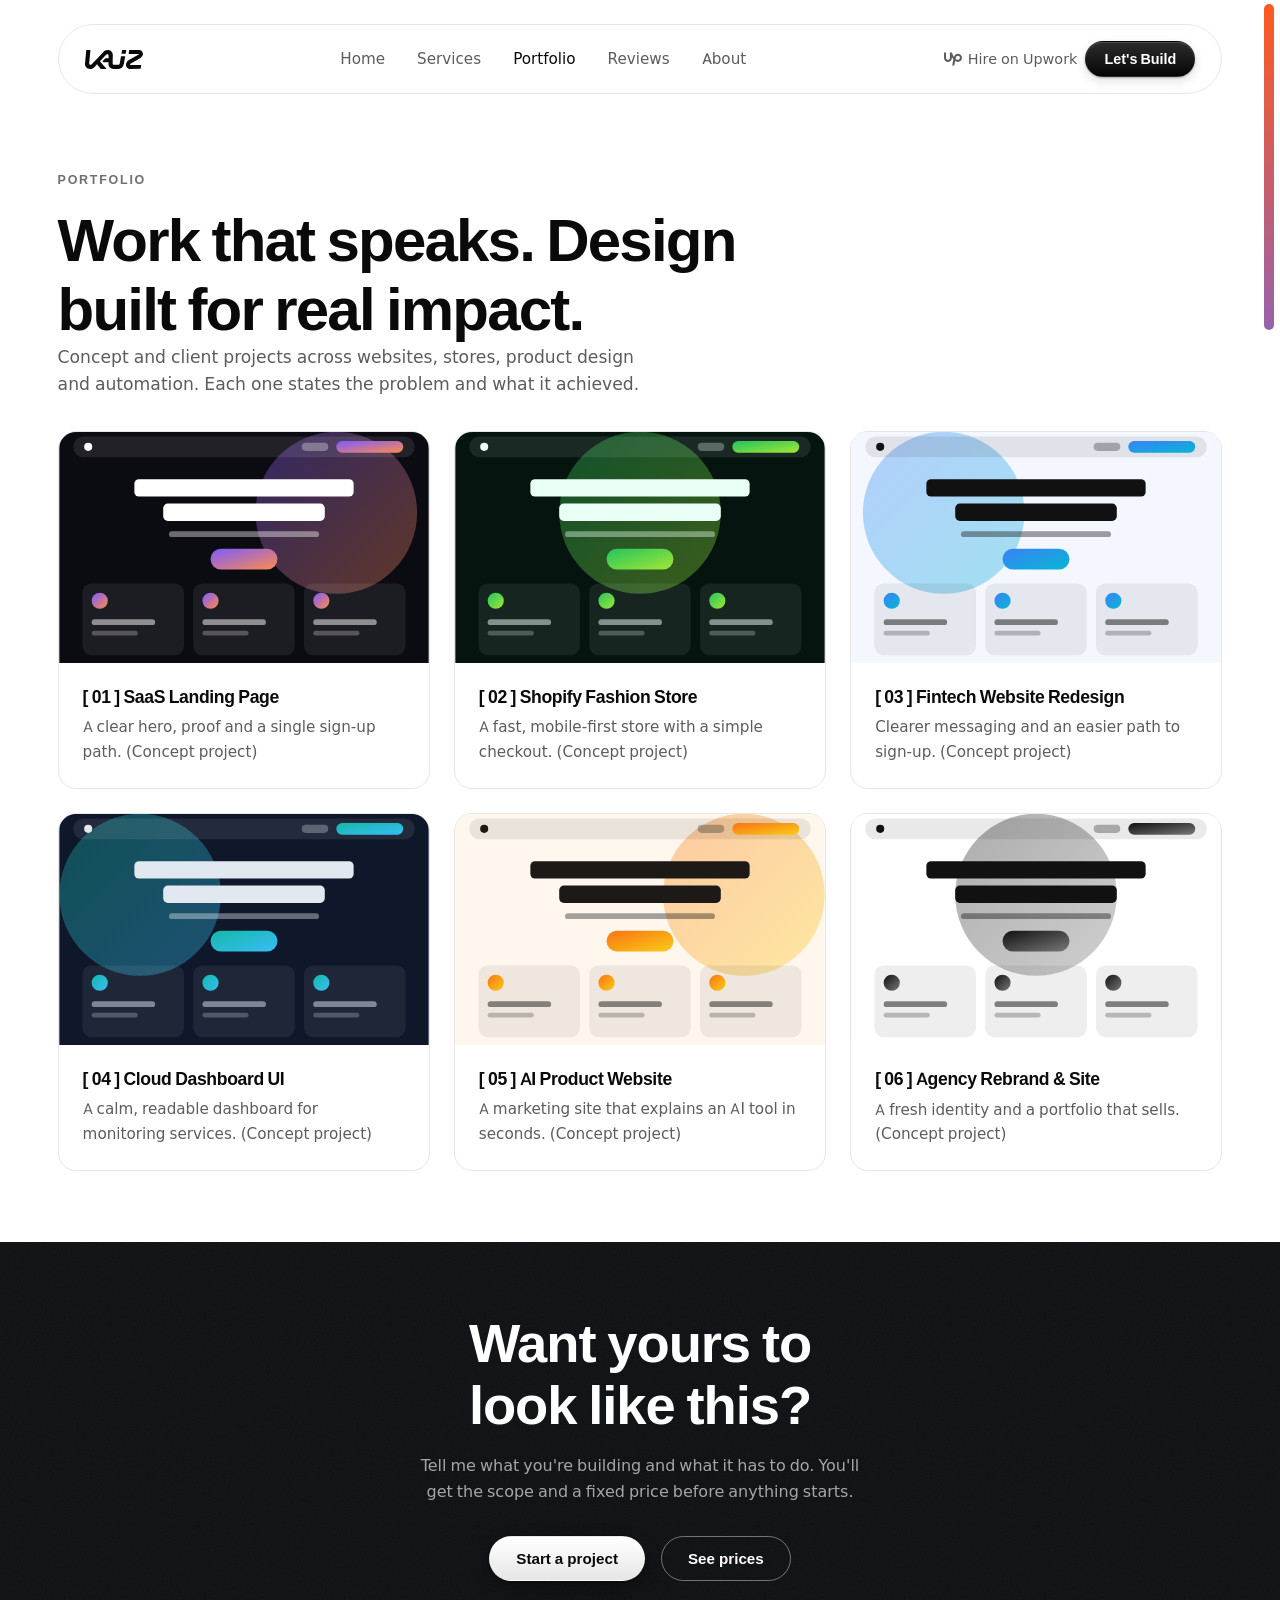
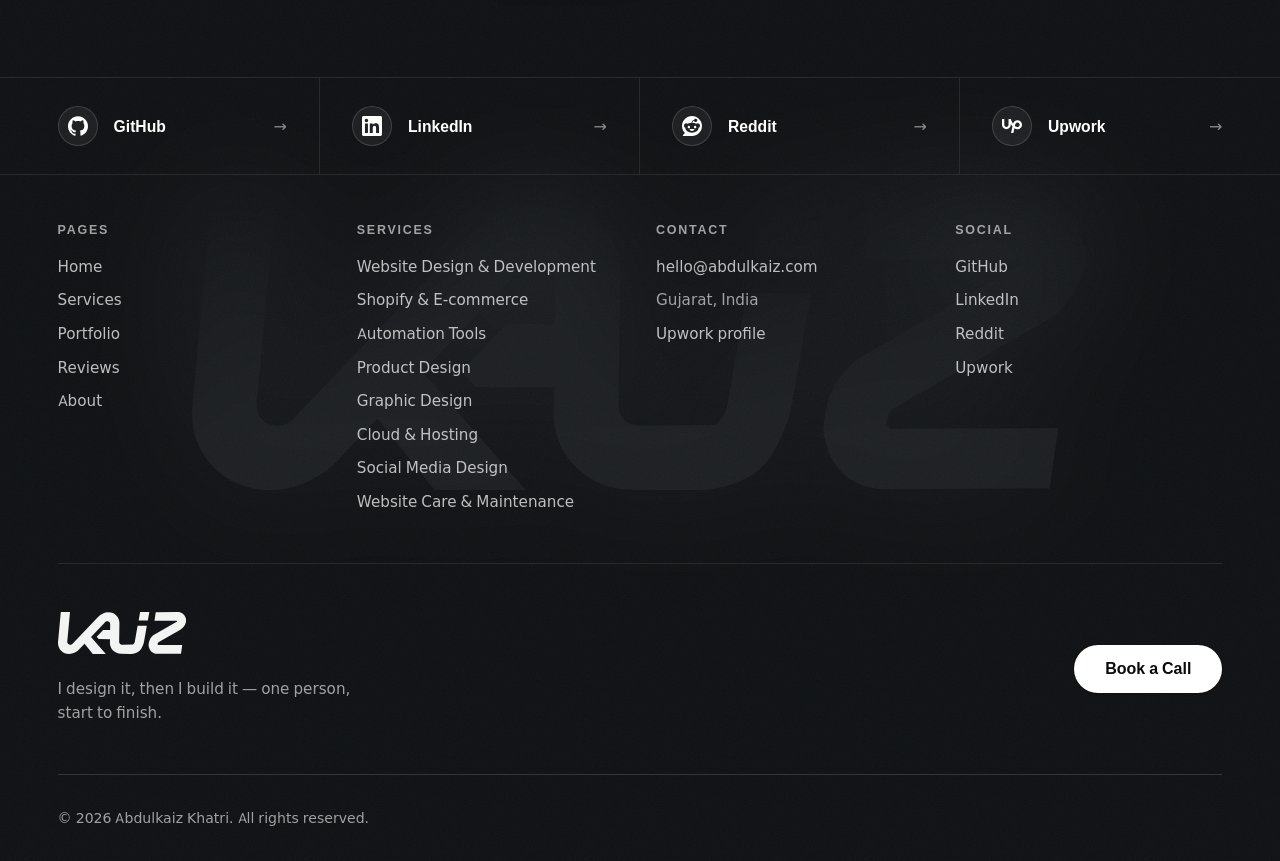
<file: portfolio/index.html>
<!doctype html>
<html lang="en" data-functions="no">
  <head>
    <meta charset="utf-8" />
    <meta name="viewport" content="width=device-width, initial-scale=1" />
    <!-- one level deep: every relative URL below resolves against
         the site root, so paths stay identical on all four pages -->
    <base href="../" />
    <title>
      Portfolio | Websites, Shopify Stores &amp; Product Design by a Licensed
      Design Engineer
    </title>
    <meta
      name="description"
      content="Selected website, Shopify, e-commerce, cloud dashboard and product design projects by Abdulkaiz Khatri, licensed design engineer and automation expert."
    />
    <link
      rel="canonical"
      href="https://ful1e5.github.io/abdulkaiz/portfolio/"
    />
    <meta name="robots" content="index,follow,max-image-preview:large" />
    <meta property="og:type" content="website" />
    <meta property="og:site_name" content="Abdulkaiz Khatri" />
    <meta
      property="og:title"
      content="Portfolio | Websites, Shopify Stores &amp; Product Design by a Licensed Design Engineer"
    />
    <meta
      property="og:description"
      content="Selected website, Shopify, e-commerce, cloud dashboard and product design projects by Abdulkaiz Khatri, licensed design engineer and automation expert."
    />
    <meta
      property="og:url"
      content="https://ful1e5.github.io/abdulkaiz/portfolio/"
    />
    <meta
      property="og:image"
      content="https://ful1e5.github.io/abdulkaiz/assets/og.png"
    />
    <meta property="og:image:width" content="1200" />
    <meta property="og:image:height" content="630" />
    <meta
      property="og:image:alt"
      content="Abdulkaiz Khatri — Licensed Design Engineer and Automation Expert"
    />
    <meta name="twitter:card" content="summary_large_image" />
    <meta
      name="twitter:image"
      content="https://ful1e5.github.io/abdulkaiz/assets/og.png"
    />
    <link
      rel="icon"
      href="data:image/svg+xml,<svg xmlns=%27http://www.w3.org/2000/svg%27 viewBox=%270 0 100 100%27><rect width=%27100%27 height=%27100%27 rx=%2724%27 fill=%27black%27/><text x=%2750%27 y=%2768%27 font-size=%2756%27 text-anchor=%27middle%27 fill=%27white%27 font-family=%27sans-serif%27 font-weight=%27700%27>K</text></svg>"
    />
    <!--#fonts-->
    <style>
      /* Generated by tools/fonts.py — do not edit.
   Self-hosted subsets of Poppins, DM Sans. Re-run the script to regenerate. */
      @font-face {
        font-family: 'DM Sans';
        font-style: normal;
        font-weight: 400 700;
        font-display: swap;
        src: url(assets/fonts/dm-sans-var.woff2) format('woff2');
      }
      @font-face {
        font-family: 'Poppins';
        font-style: normal;
        font-weight: 700;
        font-display: swap;
        src: url(assets/fonts/poppins-700.woff2) format('woff2');
      }
      @font-face {
        font-family: 'Poppins';
        font-style: normal;
        font-weight: 600;
        font-display: swap;
        src: url(assets/fonts/poppins-600.woff2) format('woff2');
      }
      @font-face {
        font-family: 'Poppins';
        font-style: normal;
        font-weight: 500;
        font-display: swap;
        src: url(assets/fonts/poppins-500.woff2) format('woff2');
      }
      @font-face {
        font-family: 'Poppins';
        font-style: normal;
        font-weight: 400;
        font-display: swap;
        src: url(assets/fonts/poppins-400.woff2) format('woff2');
      }
    </style>
    <!--#/fonts-->
    <script>
      /* lets scroll-reveal hide content only when JS can reveal it again */
      document.documentElement.classList.add('js');
    </script>
    <link rel="stylesheet" href="style.css" />
  </head>
  <body>
    <!--#nav-->
    <!-- Generated by build.py from templates/nav.html — edit that file, not this markup. -->
    <header class="nav-wrap">
      <nav class="nav" aria-label="Main">
        <a class="logo" href="./" aria-label="Abdulkaiz Khatri — home"
          ><svg
            class="logo-mark"
            viewBox="0 0 254 83"
            fill="currentColor"
            xmlns="http://www.w3.org/2000/svg"
            aria-hidden="true"
          >
            <path
              d="M23.7578 0L5.53395 0.112179L0.101611 58.9266C-1.11269 72.073 8.69747 82.843 21.9831 82.843C29.8517 82.843 37.6346 78.9968 42.8598 72.6327L52.541 62.5107L68.7643 82.7772H94.5728L65.2691 49.1998L92.2112 21.0261C93.4875 19.4182 95.4549 18.3693 97.3336 18.4393C101.021 18.5797 103.398 21.2365 103.139 24.8026L102.998 35.7578L89.3129 35.6455L76.434 49.132L80.4411 53.6025L102.752 53.7555L102.639 58.7959C101.425 71.9449 111.24 82.5245 124.52 82.7123L143.891 83C143.891 83 156.609 82.0343 161.744 75.9471C165.122 73.6592 169.353 62.7705 169.837 59.7801L175.517 27.0764L157.303 26.9641L151.595 59.7563H151.525C150.983 61.6195 149.824 63.2273 148.302 64.365L126.687 64.5896C123 64.4492 120.624 61.7924 120.882 58.2247L121.401 24.2073C122.614 11.0601 112.801 0.290759 99.5209 0.290759C91.6503 0.290759 83.8694 4.13748 78.643 10.5013L29.2414 62.0386C27.9439 63.7173 25.9251 64.6961 24.1157 64.6255C20.4296 64.4851 18.053 61.8288 18.3101 58.2622L23.7578 0ZM180.58 0L162.353 0.112179L159.366 16.7646L177.564 16.9049L180.58 0ZM236.036 0.140344L193.143 0.280667L190.715 17.3778L233.853 17.2374C234.506 17.2935 234.841 17.4297 235.051 17.6697C235.192 17.8129 235.214 18.2592 235.268 18.6045C235.119 18.7799 234.915 18.9961 234.707 19.1799C234.678 19.1825 234.678 19.2221 234.65 19.236L189.885 44.9958L189.772 45.1081C185.946 47.6127 182.976 51.165 181.244 55.1913C180.48 56.6456 180.092 58.3696 179.709 60.2036C179.331 62.0661 179.073 63.865 179.045 65.1181C178.932 66.7878 179.284 68.4098 179.882 69.9244C181.589 77.2261 188.12 82.5296 196.253 82.4998L243.12 82.3595L245.548 65.26L198.442 65.4003C197.792 65.3442 197.445 65.2053 197.235 64.9695C197.039 64.7294 196.858 64.3365 196.896 63.6403V63.6121C196.896 63.6095 196.896 63.6095 196.896 63.5839C196.854 63.6961 196.84 63.7243 196.981 63.4716L197.065 63.3593L197.094 63.2471C197.235 61.516 197.384 61.1887 198.415 59.9123L242.721 34.4202L242.834 34.3079C246.664 31.8007 249.632 28.2424 251.362 24.2116C252.498 22.0985 253.231 19.7954 253.348 17.3864C253.46 15.7122 253.105 14.0842 252.506 12.565C250.791 5.27387 244.26 -0.0259513 236.135 0.00463765L236.036 0.140344Z"
            ></path></svg
        ></a>
        <ul class="links">
          <li><a href="./">Home</a></li>
          <li><a href="./#services">Services</a></li>
          <li>
            <a href="portfolio/" class="on" aria-current="page">Portfolio</a>
          </li>
          <li><a href="testimonials/">Reviews</a></li>
          <li><a href="about/">About</a></li>
        </ul>
        <div class="nav-cta">
          <a
            class="uplink"
            href="https://www.upwork.com/freelancers/~015f3c5097705a3287"
            target="_blank"
            rel="noopener"
            aria-label="Hire on Upwork — opens in a new tab"
            ><svg viewBox="0 0 24 24" aria-hidden="true">
              <path
                d="M18.561 13.158c-1.102 0-2.135-.467-3.074-1.227l.228-1.076.008-.042c.207-1.143.849-3.06 2.839-3.06 1.492 0 2.703 1.212 2.703 2.703-.001 1.489-1.212 2.702-2.704 2.702zm0-8.14c-2.539 0-4.51 1.649-5.31 4.366-1.22-1.834-2.148-4.036-2.687-5.892H7.828v7.112c-.002 1.406-1.141 2.546-2.547 2.548-1.405-.002-2.543-1.143-2.545-2.548V3.492H0v7.112c0 2.914 2.37 5.303 5.281 5.303 2.913 0 5.283-2.389 5.283-5.303v-1.19c.529 1.107 1.182 2.229 1.974 3.221l-1.673 7.873h2.797l1.213-5.71c1.063.679 2.285 1.109 3.686 1.109 3 0 5.439-2.452 5.439-5.45 0-3.002-2.439-5.453-5.439-5.453z"
              ></path></svg
            ><span>Hire on Upwork</span></a
          ><button class="btn btn-sm" data-contact>Let's Build</button
          ><button class="burger" aria-label="Menu" aria-expanded="false">
            <span></span><span></span>
          </button>
        </div>
      </nav>
      <div class="mobile" id="mobile">
        <a href="./">Home</a><a href="./#services">Services</a
        ><a href="portfolio/" class="on" aria-current="page">Portfolio</a
        ><a href="testimonials/">Reviews</a><a href="about/">About</a
        ><a
          href="https://www.upwork.com/freelancers/~015f3c5097705a3287"
          target="_blank"
          rel="noopener"
          >Hire on Upwork</a
        >
      </div>
    </header>

    <!--#/nav-->
    <main>
      <section class="section page-head">
        <p class="eyebrow rise">Portfolio</p>
        <h1 class="rise" style="--d: 0.08s" data-t="work_h1">
          Work that speaks. Design built for real impact.
        </h1>
        <p class="lead rise" style="--d: 0.16s">
          Concept and client projects across websites, stores, product design
          and automation. Each one states the problem and what it achieved.
        </p>
      </section>
      <section class="section reveal">
        <!-- The grid's own cards carry h3 titles, so without this the page ran
             h1 -> h3 and only reached an h2 later in the CTA band, which is an
             invalid heading order. This names the group of projects for screen
             readers navigating by heading; .vh keeps it out of the visual design
             while leaving it in the accessibility tree. -->
        <h2 class="vh">Selected projects</h2>
        <div class="work" id="work-grid"></div>
      </section>

      <section class="cta-band reveal">
        <div class="cta">
          <h2>Want yours to look like this?</h2>
          <p class="muted">
            Tell me what you're building and what it has to do. You'll get the
            scope and a fixed price before anything starts.
          </p>
          <div class="cta-row">
            <button class="btn" data-contact>Start a project</button>
            <a class="btn btn-outline" href="./#services">See prices</a>
          </div>
        </div>
      </section>
    </main>
    <!--#footer-->
    <!-- Generated by build.py from templates/footer.html — edit that file, not this markup. -->
    <footer class="footer">
      <div class="foot-mark" aria-hidden="true">
        <span class="foot-mark__blur"
          ><svg
            class="logo-mark"
            viewBox="0 0 254 83"
            fill="currentColor"
            xmlns="http://www.w3.org/2000/svg"
            aria-hidden="true"
          >
            <path
              d="M23.7578 0L5.53395 0.112179L0.101611 58.9266C-1.11269 72.073 8.69747 82.843 21.9831 82.843C29.8517 82.843 37.6346 78.9968 42.8598 72.6327L52.541 62.5107L68.7643 82.7772H94.5728L65.2691 49.1998L92.2112 21.0261C93.4875 19.4182 95.4549 18.3693 97.3336 18.4393C101.021 18.5797 103.398 21.2365 103.139 24.8026L102.998 35.7578L89.3129 35.6455L76.434 49.132L80.4411 53.6025L102.752 53.7555L102.639 58.7959C101.425 71.9449 111.24 82.5245 124.52 82.7123L143.891 83C143.891 83 156.609 82.0343 161.744 75.9471C165.122 73.6592 169.353 62.7705 169.837 59.7801L175.517 27.0764L157.303 26.9641L151.595 59.7563H151.525C150.983 61.6195 149.824 63.2273 148.302 64.365L126.687 64.5896C123 64.4492 120.624 61.7924 120.882 58.2247L121.401 24.2073C122.614 11.0601 112.801 0.290759 99.5209 0.290759C91.6503 0.290759 83.8694 4.13748 78.643 10.5013L29.2414 62.0386C27.9439 63.7173 25.9251 64.6961 24.1157 64.6255C20.4296 64.4851 18.053 61.8288 18.3101 58.2622L23.7578 0ZM180.58 0L162.353 0.112179L159.366 16.7646L177.564 16.9049L180.58 0ZM236.036 0.140344L193.143 0.280667L190.715 17.3778L233.853 17.2374C234.506 17.2935 234.841 17.4297 235.051 17.6697C235.192 17.8129 235.214 18.2592 235.268 18.6045C235.119 18.7799 234.915 18.9961 234.707 19.1799C234.678 19.1825 234.678 19.2221 234.65 19.236L189.885 44.9958L189.772 45.1081C185.946 47.6127 182.976 51.165 181.244 55.1913C180.48 56.6456 180.092 58.3696 179.709 60.2036C179.331 62.0661 179.073 63.865 179.045 65.1181C178.932 66.7878 179.284 68.4098 179.882 69.9244C181.589 77.2261 188.12 82.5296 196.253 82.4998L243.12 82.3595L245.548 65.26L198.442 65.4003C197.792 65.3442 197.445 65.2053 197.235 64.9695C197.039 64.7294 196.858 64.3365 196.896 63.6403V63.6121C196.896 63.6095 196.896 63.6095 196.896 63.5839C196.854 63.6961 196.84 63.7243 196.981 63.4716L197.065 63.3593L197.094 63.2471C197.235 61.516 197.384 61.1887 198.415 59.9123L242.721 34.4202L242.834 34.3079C246.664 31.8007 249.632 28.2424 251.362 24.2116C252.498 22.0985 253.231 19.7954 253.348 17.3864C253.46 15.7122 253.105 14.0842 252.506 12.565C250.791 5.27387 244.26 -0.0259513 236.135 0.00463765L236.036 0.140344Z"
            ></path></svg
        ></span>
        <span class="foot-mark__sharp"
          ><svg
            class="logo-mark"
            viewBox="0 0 254 83"
            fill="currentColor"
            xmlns="http://www.w3.org/2000/svg"
            aria-hidden="true"
          >
            <path
              d="M23.7578 0L5.53395 0.112179L0.101611 58.9266C-1.11269 72.073 8.69747 82.843 21.9831 82.843C29.8517 82.843 37.6346 78.9968 42.8598 72.6327L52.541 62.5107L68.7643 82.7772H94.5728L65.2691 49.1998L92.2112 21.0261C93.4875 19.4182 95.4549 18.3693 97.3336 18.4393C101.021 18.5797 103.398 21.2365 103.139 24.8026L102.998 35.7578L89.3129 35.6455L76.434 49.132L80.4411 53.6025L102.752 53.7555L102.639 58.7959C101.425 71.9449 111.24 82.5245 124.52 82.7123L143.891 83C143.891 83 156.609 82.0343 161.744 75.9471C165.122 73.6592 169.353 62.7705 169.837 59.7801L175.517 27.0764L157.303 26.9641L151.595 59.7563H151.525C150.983 61.6195 149.824 63.2273 148.302 64.365L126.687 64.5896C123 64.4492 120.624 61.7924 120.882 58.2247L121.401 24.2073C122.614 11.0601 112.801 0.290759 99.5209 0.290759C91.6503 0.290759 83.8694 4.13748 78.643 10.5013L29.2414 62.0386C27.9439 63.7173 25.9251 64.6961 24.1157 64.6255C20.4296 64.4851 18.053 61.8288 18.3101 58.2622L23.7578 0ZM180.58 0L162.353 0.112179L159.366 16.7646L177.564 16.9049L180.58 0ZM236.036 0.140344L193.143 0.280667L190.715 17.3778L233.853 17.2374C234.506 17.2935 234.841 17.4297 235.051 17.6697C235.192 17.8129 235.214 18.2592 235.268 18.6045C235.119 18.7799 234.915 18.9961 234.707 19.1799C234.678 19.1825 234.678 19.2221 234.65 19.236L189.885 44.9958L189.772 45.1081C185.946 47.6127 182.976 51.165 181.244 55.1913C180.48 56.6456 180.092 58.3696 179.709 60.2036C179.331 62.0661 179.073 63.865 179.045 65.1181C178.932 66.7878 179.284 68.4098 179.882 69.9244C181.589 77.2261 188.12 82.5296 196.253 82.4998L243.12 82.3595L245.548 65.26L198.442 65.4003C197.792 65.3442 197.445 65.2053 197.235 64.9695C197.039 64.7294 196.858 64.3365 196.896 63.6403V63.6121C196.896 63.6095 196.896 63.6095 196.896 63.5839C196.854 63.6961 196.84 63.7243 196.981 63.4716L197.065 63.3593L197.094 63.2471C197.235 61.516 197.384 61.1887 198.415 59.9123L242.721 34.4202L242.834 34.3079C246.664 31.8007 249.632 28.2424 251.362 24.2116C252.498 22.0985 253.231 19.7954 253.348 17.3864C253.46 15.7122 253.105 14.0842 252.506 12.565C250.791 5.27387 244.26 -0.0259513 236.135 0.00463765L236.036 0.140344Z"
            ></path></svg
        ></span>
      </div>
      <div class="grain" aria-hidden="true"></div>
      <nav class="social-row" aria-label="Social profiles">
        <a
          class="social-cell"
          href="https://github.com/ful1e5"
          target="_blank"
          rel="noopener"
          aria-label="GitHub — opens in a new tab"
        >
          <span class="social-badge"
            ><svg viewBox="0 0 24 24" fill="currentColor" aria-hidden="true">
              <path
                d="M12 .297c-6.63 0-12 5.373-12 12 0 5.303 3.438 9.8 8.205 11.385.6.113.82-.258.82-.577 0-.285-.01-1.04-.015-2.04-3.338.724-4.042-1.61-4.042-1.61C4.422 18.07 3.633 17.7 3.633 17.7c-1.087-.744.084-.729.084-.729 1.205.084 1.838 1.236 1.838 1.236 1.07 1.835 2.809 1.305 3.495.998.108-.776.417-1.305.76-1.605-2.665-.3-5.466-1.332-5.466-5.93 0-1.31.465-2.38 1.235-3.22-.135-.303-.54-1.523.105-3.176 0 0 1.005-.322 3.3 1.23.96-.267 1.98-.399 3-.405 1.02.006 2.04.138 3 .405 2.28-1.552 3.285-1.23 3.285-1.23.645 1.653.24 2.873.12 3.176.765.84 1.23 1.91 1.23 3.22 0 4.61-2.805 5.625-5.475 5.92.42.36.81 1.096.81 2.22 0 1.606-.015 2.896-.015 3.286 0 .315.21.69.825.57C20.565 22.092 24 17.592 24 12.297c0-6.627-5.373-12-12-12"
              ></path></svg
          ></span>
          <span class="social-name">GitHub</span>
          <span class="social-go" aria-hidden="true">→</span>
        </a>
        <a
          class="social-cell"
          href="https://www.linkedin.com/in/ful1e5/"
          target="_blank"
          rel="noopener"
          aria-label="LinkedIn — opens in a new tab"
        >
          <span class="social-badge"
            ><svg viewBox="0 0 24 24" fill="currentColor" aria-hidden="true">
              <path
                d="M20.447 20.452h-3.554v-5.569c0-1.328-.027-3.037-1.852-3.037-1.853 0-2.136 1.445-2.136 2.939v5.667H9.351V9h3.414v1.561h.046c.477-.9 1.637-1.85 3.37-1.85 3.601 0 4.267 2.37 4.267 5.455v6.286zM5.337 7.433c-1.144 0-2.063-.926-2.063-2.065 0-1.138.92-2.063 2.063-2.063 1.14 0 2.064.925 2.064 2.063 0 1.139-.925 2.065-2.064 2.065zm1.782 13.019H3.555V9h3.564v11.452zM22.225 0H1.771C.792 0 0 .774 0 1.729v20.542C0 23.227.792 24 1.771 24h20.451C23.2 24 24 23.227 24 22.271V1.729C24 .774 23.2 0 22.222 0h.003z"
              ></path></svg
          ></span>
          <span class="social-name">LinkedIn</span>
          <span class="social-go" aria-hidden="true">→</span>
        </a>
        <a
          class="social-cell"
          href="https://www.reddit.com/user/ful1e5"
          target="_blank"
          rel="noopener"
          aria-label="Reddit — opens in a new tab"
        >
          <span class="social-badge"
            ><svg viewBox="0 0 24 24" fill="currentColor" aria-hidden="true">
              <path
                d="M12 0C5.373 0 0 5.373 0 12c0 3.314 1.343 6.314 3.515 8.485l-2.286 2.286C.775 23.225 1.097 24 1.738 24H12c6.627 0 12-5.373 12-12S18.627 0 12 0Zm4.388 3.199c1.104 0 1.999.895 1.999 1.999 0 1.105-.895 2-1.999 2-.946 0-1.739-.657-1.947-1.539v.002c-1.147.162-2.032 1.15-2.032 2.341v.007c1.776.067 3.4.567 4.686 1.363.473-.363 1.064-.58 1.707-.58 1.547 0 2.802 1.254 2.802 2.802 0 1.117-.655 2.081-1.601 2.531-.088 3.256-3.637 5.876-7.997 5.876-4.361 0-7.905-2.617-7.998-5.87-.954-.447-1.614-1.415-1.614-2.538 0-1.548 1.255-2.802 2.803-2.802.645 0 1.239.218 1.712.585 1.275-.79 2.881-1.291 4.64-1.365v-.01c0-1.663 1.263-3.034 2.88-3.207.188-.911.993-1.595 1.959-1.595Zm-8.085 8.376c-.784 0-1.459.78-1.506 1.797-.047 1.016.64 1.429 1.426 1.429.786 0 1.371-.369 1.418-1.385.047-1.017-.553-1.841-1.338-1.841Zm7.406 0c-.786 0-1.385.824-1.338 1.841.047 1.017.634 1.385 1.418 1.385.785 0 1.473-.413 1.426-1.429-.046-1.017-.721-1.797-1.506-1.797Zm-3.703 4.013c-.974 0-1.907.048-2.77.135-.147.015-.241.168-.183.305.483 1.154 1.622 1.964 2.953 1.964 1.33 0 2.47-.81 2.953-1.964.057-.137-.037-.29-.184-.305-.863-.087-1.795-.135-2.769-.135Z"
              ></path></svg
          ></span>
          <span class="social-name">Reddit</span>
          <span class="social-go" aria-hidden="true">→</span>
        </a>
        <a
          class="social-cell"
          href="https://www.upwork.com/freelancers/~015f3c5097705a3287"
          target="_blank"
          rel="noopener"
          aria-label="Upwork — opens in a new tab"
        >
          <span class="social-badge"
            ><svg viewBox="0 0 24 24" fill="currentColor" aria-hidden="true">
              <path
                d="M18.561 13.158c-1.102 0-2.135-.467-3.074-1.227l.228-1.076.008-.042c.207-1.143.849-3.06 2.839-3.06 1.492 0 2.703 1.212 2.703 2.703-.001 1.489-1.212 2.702-2.704 2.702zm0-8.14c-2.539 0-4.51 1.649-5.31 4.366-1.22-1.834-2.148-4.036-2.687-5.892H7.828v7.112c-.002 1.406-1.141 2.546-2.547 2.548-1.405-.002-2.543-1.143-2.545-2.548V3.492H0v7.112c0 2.914 2.37 5.303 5.281 5.303 2.913 0 5.283-2.389 5.283-5.303v-1.19c.529 1.107 1.182 2.229 1.974 3.221l-1.673 7.873h2.797l1.213-5.71c1.063.679 2.285 1.109 3.686 1.109 3 0 5.439-2.452 5.439-5.45 0-3.002-2.439-5.453-5.439-5.453z"
              ></path></svg
          ></span>
          <span class="social-name">Upwork</span>
          <span class="social-go" aria-hidden="true">→</span>
        </a>
      </nav>
      <div class="foot-cols">
        <nav class="foot-col" aria-label="Footer pages">
          <h2 class="foot-col__h">Pages</h2>
          <ul class="foot-list">
            <li><a href="./">Home</a></li>
            <li><a href="./#services">Services</a></li>
            <li><a href="portfolio/">Portfolio</a></li>
            <li><a href="testimonials/">Reviews</a></li>
            <li><a href="about/">About</a></li>
          </ul>
        </nav>

        <nav class="foot-col" aria-label="Services">
          <h2 class="foot-col__h">Services</h2>
          <ul class="foot-list">
            <li>
              <a href="./#service-websites">Website Design &amp; Development</a>
            </li>
            <li><a href="./#service-shopify">Shopify &amp; E-commerce</a></li>
            <li><a href="./#service-automation">Automation Tools</a></li>
            <li><a href="./#service-ui-ux">Product Design</a></li>
            <li><a href="./#service-graphic-design">Graphic Design</a></li>
            <li><a href="./#service-cloud">Cloud &amp; Hosting</a></li>
            <li><a href="./#service-social">Social Media Design</a></li>
            <li>
              <a href="./#service-care">Website Care &amp; Maintenance</a>
            </li>
          </ul>
        </nav>

        <div class="foot-col">
          <h2 class="foot-col__h">Contact</h2>
          <ul class="foot-list">
            <li>
              <a href="mailto:hello@abdulkaiz.com">hello@abdulkaiz.com</a>
            </li>
            <li><span class="foot-note">Gujarat, India</span></li>
            <li>
              <a
                href="https://www.upwork.com/freelancers/~015f3c5097705a3287"
                target="_blank"
                rel="noopener"
                >Upwork profile</a
              >
            </li>
          </ul>
        </div>

        <nav class="foot-col" aria-label="Social">
          <h2 class="foot-col__h">Social</h2>
          <ul class="foot-list">
            <li>
              <a href="https://github.com/ful1e5" target="_blank" rel="noopener"
                >GitHub</a
              >
            </li>
            <li>
              <a
                href="https://www.linkedin.com/in/ful1e5/"
                target="_blank"
                rel="noopener"
                >LinkedIn</a
              >
            </li>
            <li>
              <a
                href="https://www.reddit.com/user/ful1e5"
                target="_blank"
                rel="noopener"
                >Reddit</a
              >
            </li>
            <li>
              <a
                href="https://www.upwork.com/freelancers/~015f3c5097705a3287"
                target="_blank"
                rel="noopener"
                >Upwork</a
              >
            </li>
          </ul>
        </nav>
      </div>

      <div class="foot-bottom">
        <div class="foot-sign">
          <span class="foot-sign__mark"
            ><svg
              class="logo-mark"
              viewBox="0 0 254 83"
              fill="currentColor"
              xmlns="http://www.w3.org/2000/svg"
              aria-hidden="true"
            >
              <path
                d="M23.7578 0L5.53395 0.112179L0.101611 58.9266C-1.11269 72.073 8.69747 82.843 21.9831 82.843C29.8517 82.843 37.6346 78.9968 42.8598 72.6327L52.541 62.5107L68.7643 82.7772H94.5728L65.2691 49.1998L92.2112 21.0261C93.4875 19.4182 95.4549 18.3693 97.3336 18.4393C101.021 18.5797 103.398 21.2365 103.139 24.8026L102.998 35.7578L89.3129 35.6455L76.434 49.132L80.4411 53.6025L102.752 53.7555L102.639 58.7959C101.425 71.9449 111.24 82.5245 124.52 82.7123L143.891 83C143.891 83 156.609 82.0343 161.744 75.9471C165.122 73.6592 169.353 62.7705 169.837 59.7801L175.517 27.0764L157.303 26.9641L151.595 59.7563H151.525C150.983 61.6195 149.824 63.2273 148.302 64.365L126.687 64.5896C123 64.4492 120.624 61.7924 120.882 58.2247L121.401 24.2073C122.614 11.0601 112.801 0.290759 99.5209 0.290759C91.6503 0.290759 83.8694 4.13748 78.643 10.5013L29.2414 62.0386C27.9439 63.7173 25.9251 64.6961 24.1157 64.6255C20.4296 64.4851 18.053 61.8288 18.3101 58.2622L23.7578 0ZM180.58 0L162.353 0.112179L159.366 16.7646L177.564 16.9049L180.58 0ZM236.036 0.140344L193.143 0.280667L190.715 17.3778L233.853 17.2374C234.506 17.2935 234.841 17.4297 235.051 17.6697C235.192 17.8129 235.214 18.2592 235.268 18.6045C235.119 18.7799 234.915 18.9961 234.707 19.1799C234.678 19.1825 234.678 19.2221 234.65 19.236L189.885 44.9958L189.772 45.1081C185.946 47.6127 182.976 51.165 181.244 55.1913C180.48 56.6456 180.092 58.3696 179.709 60.2036C179.331 62.0661 179.073 63.865 179.045 65.1181C178.932 66.7878 179.284 68.4098 179.882 69.9244C181.589 77.2261 188.12 82.5296 196.253 82.4998L243.12 82.3595L245.548 65.26L198.442 65.4003C197.792 65.3442 197.445 65.2053 197.235 64.9695C197.039 64.7294 196.858 64.3365 196.896 63.6403V63.6121C196.896 63.6095 196.896 63.6095 196.896 63.5839C196.854 63.6961 196.84 63.7243 196.981 63.4716L197.065 63.3593L197.094 63.2471C197.235 61.516 197.384 61.1887 198.415 59.9123L242.721 34.4202L242.834 34.3079C246.664 31.8007 249.632 28.2424 251.362 24.2116C252.498 22.0985 253.231 19.7954 253.348 17.3864C253.46 15.7122 253.105 14.0842 252.506 12.565C250.791 5.27387 244.26 -0.0259513 236.135 0.00463765L236.036 0.140344Z"
              ></path></svg
          ></span>
          <p class="foot-tag">
            I design it, then I build it — one person, start to finish.
          </p>
        </div>
        <button class="btn btn-on-dark" data-contact>Book a Call</button>
      </div>

      <p class="foot-legal">© 2026 Abdulkaiz Khatri. All rights reserved.</p>
    </footer>

    <!--#/footer-->
    <script src="script.js"></script>
  </body>
</html>
</file>
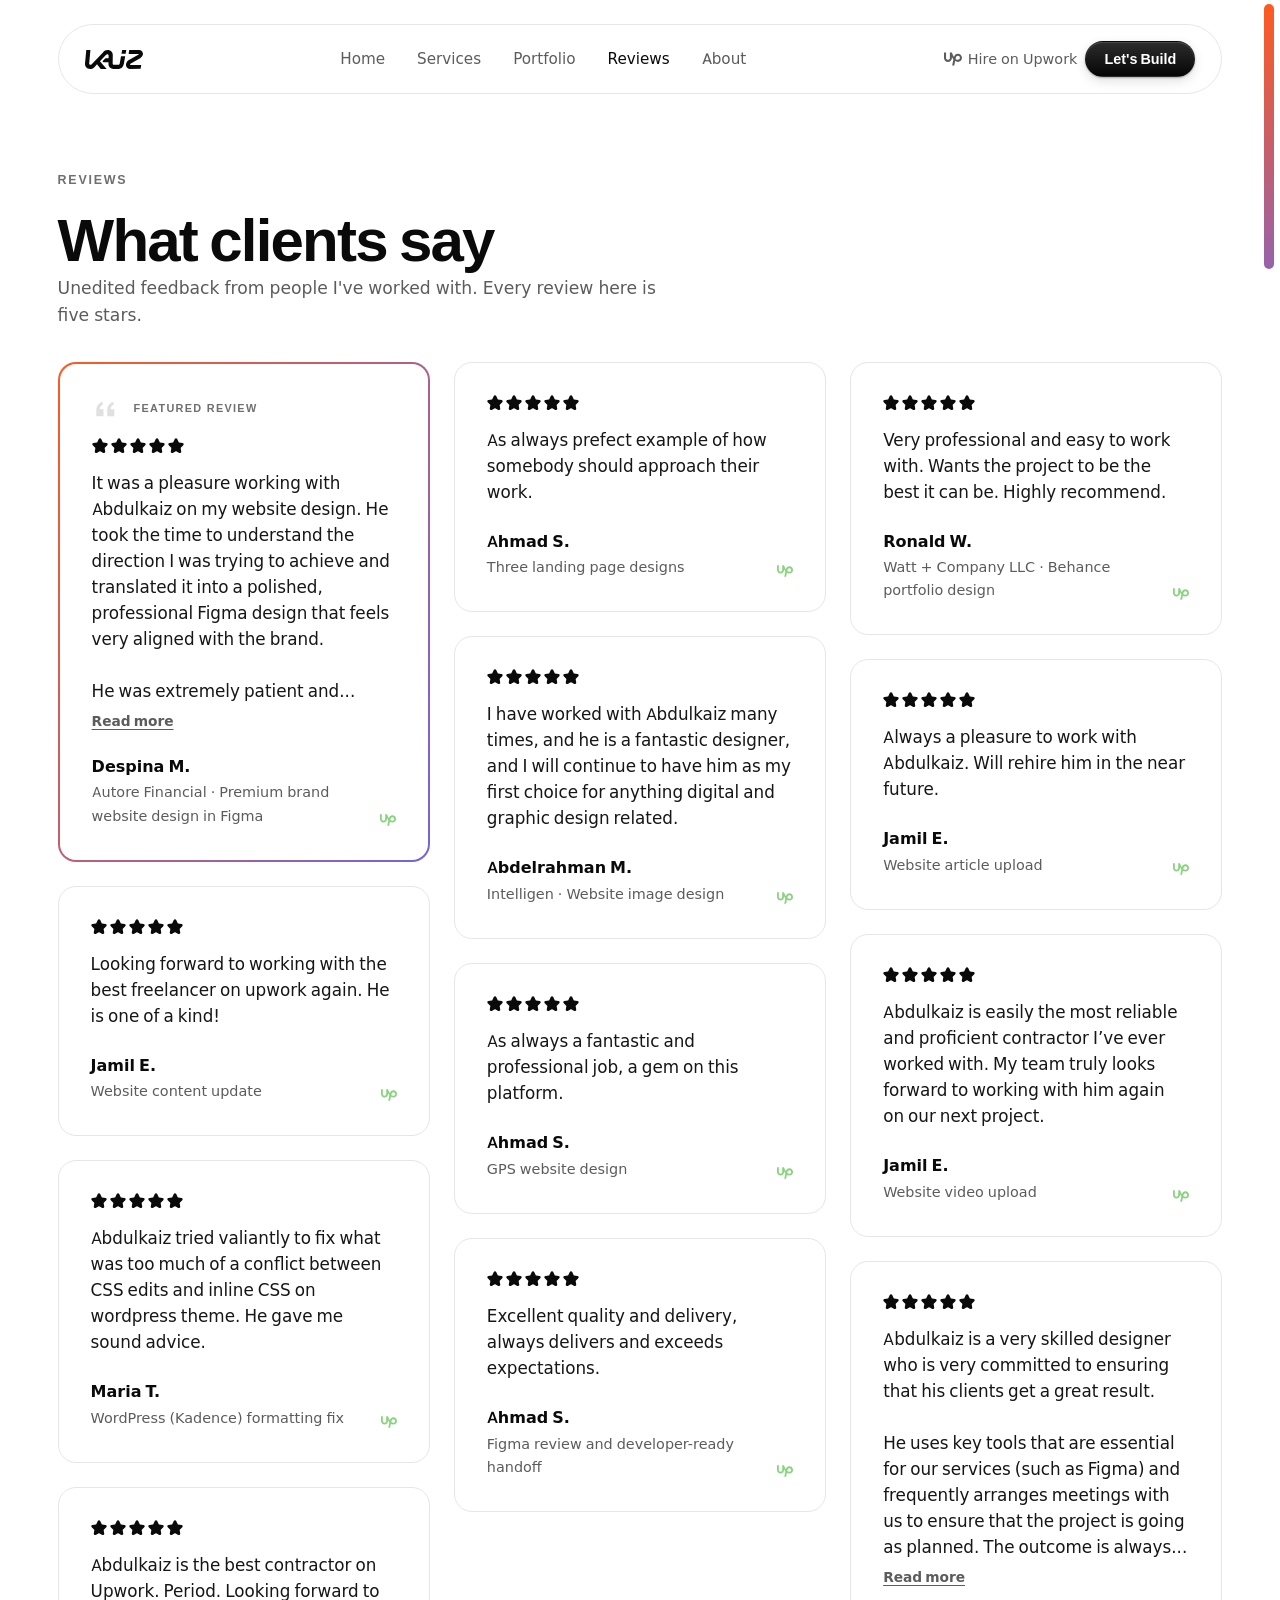
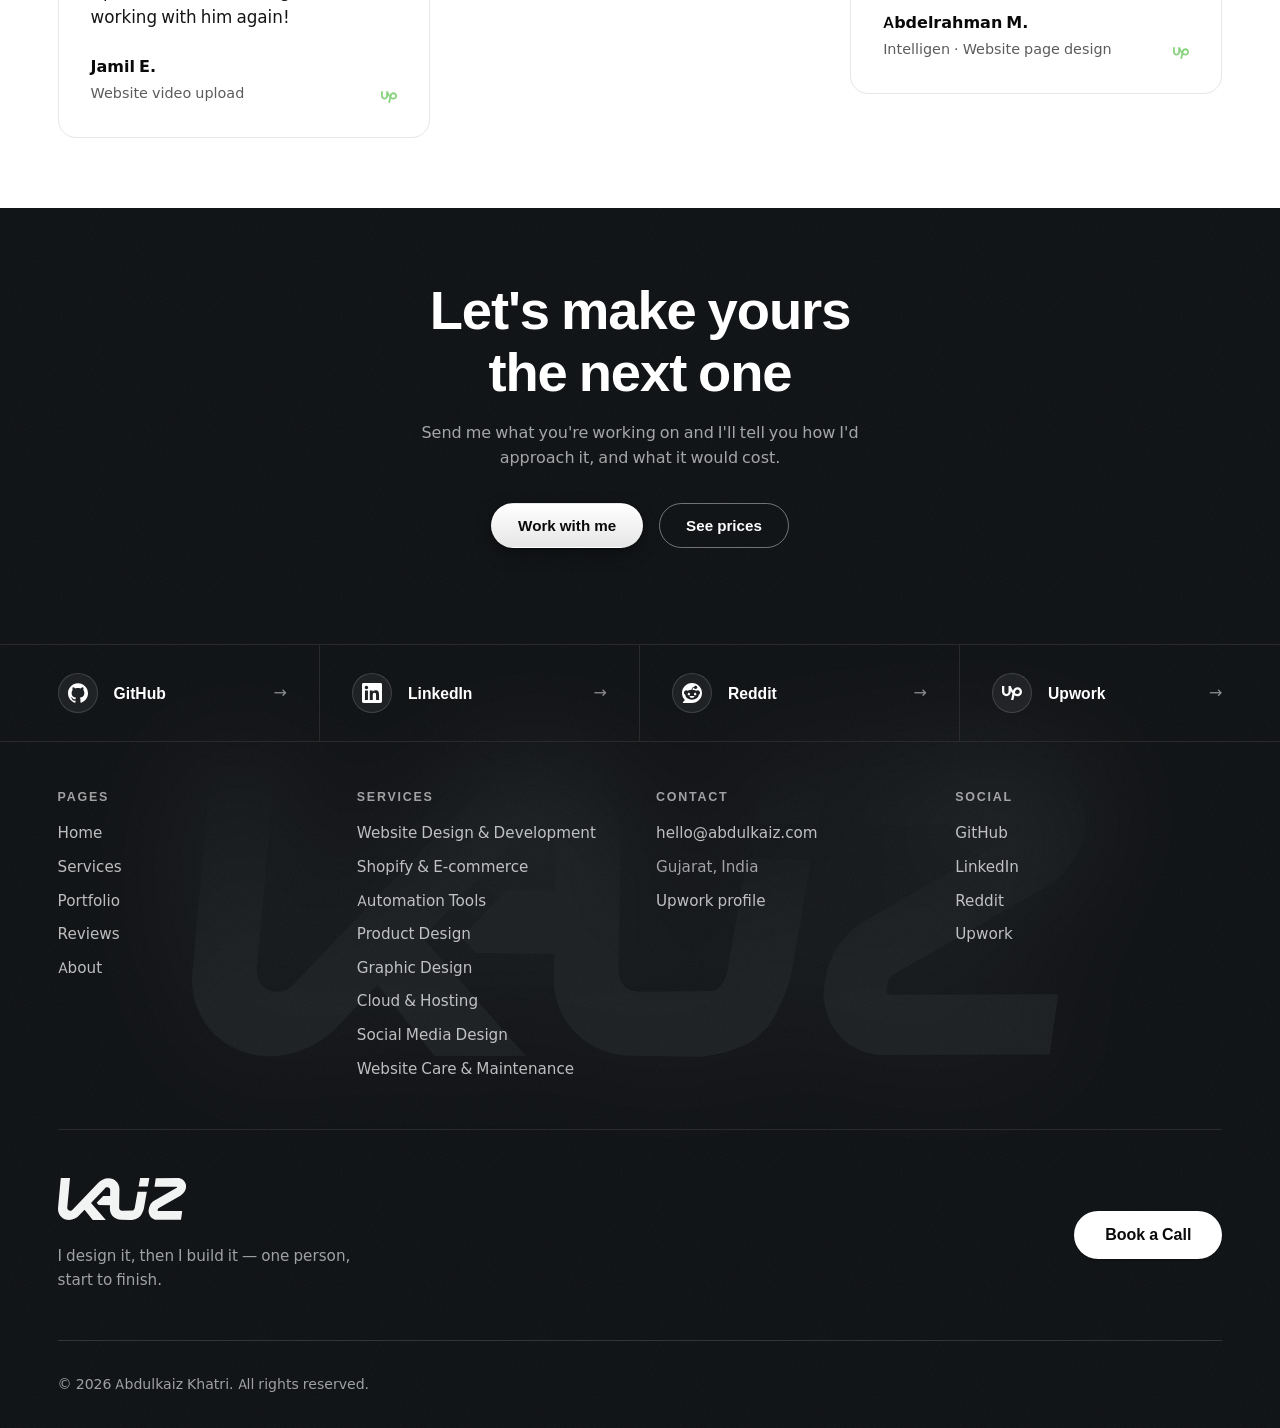
<file: testimonials/index.html>
<!doctype html>
<html lang="en" data-functions="no">
  <head>
    <meta charset="utf-8" />
    <meta name="viewport" content="width=device-width, initial-scale=1" />
    <!-- one level deep: every relative URL below resolves against
         the site root, so paths stay identical on all four pages -->
    <base href="../" />
    <title>
      Client Testimonials | 5-Star Reviews | Abdulkaiz Khatri, Design Engineer
    </title>
    <meta
      name="description"
      content="Verified 5-star reviews from clients of Abdulkaiz Khatri, licensed design engineer and automation expert."
    />
    <link
      rel="canonical"
      href="https://ful1e5.github.io/abdulkaiz/testimonials/"
    />
    <meta name="robots" content="index,follow,max-image-preview:large" />
    <meta property="og:type" content="website" />
    <meta property="og:site_name" content="Abdulkaiz Khatri" />
    <meta
      property="og:title"
      content="Client Testimonials | 5-Star Reviews | Abdulkaiz Khatri, Design Engineer"
    />
    <meta
      property="og:description"
      content="Verified 5-star reviews from clients of Abdulkaiz Khatri, licensed design engineer and automation expert."
    />
    <meta
      property="og:url"
      content="https://ful1e5.github.io/abdulkaiz/testimonials/"
    />
    <meta
      property="og:image"
      content="https://ful1e5.github.io/abdulkaiz/assets/og.png"
    />
    <meta property="og:image:width" content="1200" />
    <meta property="og:image:height" content="630" />
    <meta
      property="og:image:alt"
      content="Abdulkaiz Khatri — Licensed Design Engineer and Automation Expert"
    />
    <meta name="twitter:card" content="summary_large_image" />
    <meta
      name="twitter:image"
      content="https://ful1e5.github.io/abdulkaiz/assets/og.png"
    />
    <link
      rel="icon"
      href="data:image/svg+xml,<svg xmlns=%27http://www.w3.org/2000/svg%27 viewBox=%270 0 100 100%27><rect width=%27100%27 height=%27100%27 rx=%2724%27 fill=%27black%27/><text x=%2750%27 y=%2768%27 font-size=%2756%27 text-anchor=%27middle%27 fill=%27white%27 font-family=%27sans-serif%27 font-weight=%27700%27>K</text></svg>"
    />
    <!--#fonts-->
    <style>
      /* Generated by tools/fonts.py — do not edit.
   Self-hosted subsets of Poppins, DM Sans. Re-run the script to regenerate. */
      @font-face {
        font-family: 'DM Sans';
        font-style: normal;
        font-weight: 400 700;
        font-display: swap;
        src: url(assets/fonts/dm-sans-var.woff2) format('woff2');
      }
      @font-face {
        font-family: 'Poppins';
        font-style: normal;
        font-weight: 700;
        font-display: swap;
        src: url(assets/fonts/poppins-700.woff2) format('woff2');
      }
      @font-face {
        font-family: 'Poppins';
        font-style: normal;
        font-weight: 600;
        font-display: swap;
        src: url(assets/fonts/poppins-600.woff2) format('woff2');
      }
      @font-face {
        font-family: 'Poppins';
        font-style: normal;
        font-weight: 500;
        font-display: swap;
        src: url(assets/fonts/poppins-500.woff2) format('woff2');
      }
      @font-face {
        font-family: 'Poppins';
        font-style: normal;
        font-weight: 400;
        font-display: swap;
        src: url(assets/fonts/poppins-400.woff2) format('woff2');
      }
    </style>
    <!--#/fonts-->
    <script>
      /* lets scroll-reveal hide content only when JS can reveal it again */
      document.documentElement.classList.add('js');
    </script>
    <link rel="stylesheet" href="style.css" />
  </head>
  <body>
    <!--#nav-->
    <!-- Generated by build.py from templates/nav.html — edit that file, not this markup. -->
    <header class="nav-wrap">
      <nav class="nav" aria-label="Main">
        <a class="logo" href="./" aria-label="Abdulkaiz Khatri — home"
          ><svg
            class="logo-mark"
            viewBox="0 0 254 83"
            fill="currentColor"
            xmlns="http://www.w3.org/2000/svg"
            aria-hidden="true"
          >
            <path
              d="M23.7578 0L5.53395 0.112179L0.101611 58.9266C-1.11269 72.073 8.69747 82.843 21.9831 82.843C29.8517 82.843 37.6346 78.9968 42.8598 72.6327L52.541 62.5107L68.7643 82.7772H94.5728L65.2691 49.1998L92.2112 21.0261C93.4875 19.4182 95.4549 18.3693 97.3336 18.4393C101.021 18.5797 103.398 21.2365 103.139 24.8026L102.998 35.7578L89.3129 35.6455L76.434 49.132L80.4411 53.6025L102.752 53.7555L102.639 58.7959C101.425 71.9449 111.24 82.5245 124.52 82.7123L143.891 83C143.891 83 156.609 82.0343 161.744 75.9471C165.122 73.6592 169.353 62.7705 169.837 59.7801L175.517 27.0764L157.303 26.9641L151.595 59.7563H151.525C150.983 61.6195 149.824 63.2273 148.302 64.365L126.687 64.5896C123 64.4492 120.624 61.7924 120.882 58.2247L121.401 24.2073C122.614 11.0601 112.801 0.290759 99.5209 0.290759C91.6503 0.290759 83.8694 4.13748 78.643 10.5013L29.2414 62.0386C27.9439 63.7173 25.9251 64.6961 24.1157 64.6255C20.4296 64.4851 18.053 61.8288 18.3101 58.2622L23.7578 0ZM180.58 0L162.353 0.112179L159.366 16.7646L177.564 16.9049L180.58 0ZM236.036 0.140344L193.143 0.280667L190.715 17.3778L233.853 17.2374C234.506 17.2935 234.841 17.4297 235.051 17.6697C235.192 17.8129 235.214 18.2592 235.268 18.6045C235.119 18.7799 234.915 18.9961 234.707 19.1799C234.678 19.1825 234.678 19.2221 234.65 19.236L189.885 44.9958L189.772 45.1081C185.946 47.6127 182.976 51.165 181.244 55.1913C180.48 56.6456 180.092 58.3696 179.709 60.2036C179.331 62.0661 179.073 63.865 179.045 65.1181C178.932 66.7878 179.284 68.4098 179.882 69.9244C181.589 77.2261 188.12 82.5296 196.253 82.4998L243.12 82.3595L245.548 65.26L198.442 65.4003C197.792 65.3442 197.445 65.2053 197.235 64.9695C197.039 64.7294 196.858 64.3365 196.896 63.6403V63.6121C196.896 63.6095 196.896 63.6095 196.896 63.5839C196.854 63.6961 196.84 63.7243 196.981 63.4716L197.065 63.3593L197.094 63.2471C197.235 61.516 197.384 61.1887 198.415 59.9123L242.721 34.4202L242.834 34.3079C246.664 31.8007 249.632 28.2424 251.362 24.2116C252.498 22.0985 253.231 19.7954 253.348 17.3864C253.46 15.7122 253.105 14.0842 252.506 12.565C250.791 5.27387 244.26 -0.0259513 236.135 0.00463765L236.036 0.140344Z"
            ></path></svg
        ></a>
        <ul class="links">
          <li><a href="./">Home</a></li>
          <li><a href="./#services">Services</a></li>
          <li><a href="portfolio/">Portfolio</a></li>
          <li>
            <a href="testimonials/" class="on" aria-current="page">Reviews</a>
          </li>
          <li><a href="about/">About</a></li>
        </ul>
        <div class="nav-cta">
          <a
            class="uplink"
            href="https://www.upwork.com/freelancers/~015f3c5097705a3287"
            target="_blank"
            rel="noopener"
            aria-label="Hire on Upwork — opens in a new tab"
            ><svg viewBox="0 0 24 24" aria-hidden="true">
              <path
                d="M18.561 13.158c-1.102 0-2.135-.467-3.074-1.227l.228-1.076.008-.042c.207-1.143.849-3.06 2.839-3.06 1.492 0 2.703 1.212 2.703 2.703-.001 1.489-1.212 2.702-2.704 2.702zm0-8.14c-2.539 0-4.51 1.649-5.31 4.366-1.22-1.834-2.148-4.036-2.687-5.892H7.828v7.112c-.002 1.406-1.141 2.546-2.547 2.548-1.405-.002-2.543-1.143-2.545-2.548V3.492H0v7.112c0 2.914 2.37 5.303 5.281 5.303 2.913 0 5.283-2.389 5.283-5.303v-1.19c.529 1.107 1.182 2.229 1.974 3.221l-1.673 7.873h2.797l1.213-5.71c1.063.679 2.285 1.109 3.686 1.109 3 0 5.439-2.452 5.439-5.45 0-3.002-2.439-5.453-5.439-5.453z"
              ></path></svg
            ><span>Hire on Upwork</span></a
          ><button class="btn btn-sm" data-contact>Let's Build</button
          ><button class="burger" aria-label="Menu" aria-expanded="false">
            <span></span><span></span>
          </button>
        </div>
      </nav>
      <div class="mobile" id="mobile">
        <a href="./">Home</a><a href="./#services">Services</a
        ><a href="portfolio/">Portfolio</a
        ><a href="testimonials/" class="on" aria-current="page">Reviews</a
        ><a href="about/">About</a
        ><a
          href="https://www.upwork.com/freelancers/~015f3c5097705a3287"
          target="_blank"
          rel="noopener"
          >Hire on Upwork</a
        >
      </div>
    </header>

    <!--#/nav-->
    <main>
      <section class="section page-head">
        <p class="eyebrow rise">Reviews</p>
        <h1 class="rise" style="--d: 0.08s">What clients say</h1>
        <p class="lead rise" style="--d: 0.16s">
          Unedited feedback from people I've worked with. Every review here is
          five stars.
        </p>
      </section>
      <section class="section reveal">
        <div class="tgrid" id="tgrid"></div>
      </section>

      <section class="cta-band reveal">
        <div class="cta">
          <h2>Let's make yours the next one</h2>
          <p class="muted">
            Send me what you're working on and I'll tell you how I'd approach
            it, and what it would cost.
          </p>
          <div class="cta-row">
            <button class="btn" data-contact>Work with me</button>
            <a class="btn btn-outline" href="./#services">See prices</a>
          </div>
        </div>
      </section>
    </main>
    <!--#footer-->
    <!-- Generated by build.py from templates/footer.html — edit that file, not this markup. -->
    <footer class="footer">
      <div class="foot-mark" aria-hidden="true">
        <span class="foot-mark__blur"
          ><svg
            class="logo-mark"
            viewBox="0 0 254 83"
            fill="currentColor"
            xmlns="http://www.w3.org/2000/svg"
            aria-hidden="true"
          >
            <path
              d="M23.7578 0L5.53395 0.112179L0.101611 58.9266C-1.11269 72.073 8.69747 82.843 21.9831 82.843C29.8517 82.843 37.6346 78.9968 42.8598 72.6327L52.541 62.5107L68.7643 82.7772H94.5728L65.2691 49.1998L92.2112 21.0261C93.4875 19.4182 95.4549 18.3693 97.3336 18.4393C101.021 18.5797 103.398 21.2365 103.139 24.8026L102.998 35.7578L89.3129 35.6455L76.434 49.132L80.4411 53.6025L102.752 53.7555L102.639 58.7959C101.425 71.9449 111.24 82.5245 124.52 82.7123L143.891 83C143.891 83 156.609 82.0343 161.744 75.9471C165.122 73.6592 169.353 62.7705 169.837 59.7801L175.517 27.0764L157.303 26.9641L151.595 59.7563H151.525C150.983 61.6195 149.824 63.2273 148.302 64.365L126.687 64.5896C123 64.4492 120.624 61.7924 120.882 58.2247L121.401 24.2073C122.614 11.0601 112.801 0.290759 99.5209 0.290759C91.6503 0.290759 83.8694 4.13748 78.643 10.5013L29.2414 62.0386C27.9439 63.7173 25.9251 64.6961 24.1157 64.6255C20.4296 64.4851 18.053 61.8288 18.3101 58.2622L23.7578 0ZM180.58 0L162.353 0.112179L159.366 16.7646L177.564 16.9049L180.58 0ZM236.036 0.140344L193.143 0.280667L190.715 17.3778L233.853 17.2374C234.506 17.2935 234.841 17.4297 235.051 17.6697C235.192 17.8129 235.214 18.2592 235.268 18.6045C235.119 18.7799 234.915 18.9961 234.707 19.1799C234.678 19.1825 234.678 19.2221 234.65 19.236L189.885 44.9958L189.772 45.1081C185.946 47.6127 182.976 51.165 181.244 55.1913C180.48 56.6456 180.092 58.3696 179.709 60.2036C179.331 62.0661 179.073 63.865 179.045 65.1181C178.932 66.7878 179.284 68.4098 179.882 69.9244C181.589 77.2261 188.12 82.5296 196.253 82.4998L243.12 82.3595L245.548 65.26L198.442 65.4003C197.792 65.3442 197.445 65.2053 197.235 64.9695C197.039 64.7294 196.858 64.3365 196.896 63.6403V63.6121C196.896 63.6095 196.896 63.6095 196.896 63.5839C196.854 63.6961 196.84 63.7243 196.981 63.4716L197.065 63.3593L197.094 63.2471C197.235 61.516 197.384 61.1887 198.415 59.9123L242.721 34.4202L242.834 34.3079C246.664 31.8007 249.632 28.2424 251.362 24.2116C252.498 22.0985 253.231 19.7954 253.348 17.3864C253.46 15.7122 253.105 14.0842 252.506 12.565C250.791 5.27387 244.26 -0.0259513 236.135 0.00463765L236.036 0.140344Z"
            ></path></svg
        ></span>
        <span class="foot-mark__sharp"
          ><svg
            class="logo-mark"
            viewBox="0 0 254 83"
            fill="currentColor"
            xmlns="http://www.w3.org/2000/svg"
            aria-hidden="true"
          >
            <path
              d="M23.7578 0L5.53395 0.112179L0.101611 58.9266C-1.11269 72.073 8.69747 82.843 21.9831 82.843C29.8517 82.843 37.6346 78.9968 42.8598 72.6327L52.541 62.5107L68.7643 82.7772H94.5728L65.2691 49.1998L92.2112 21.0261C93.4875 19.4182 95.4549 18.3693 97.3336 18.4393C101.021 18.5797 103.398 21.2365 103.139 24.8026L102.998 35.7578L89.3129 35.6455L76.434 49.132L80.4411 53.6025L102.752 53.7555L102.639 58.7959C101.425 71.9449 111.24 82.5245 124.52 82.7123L143.891 83C143.891 83 156.609 82.0343 161.744 75.9471C165.122 73.6592 169.353 62.7705 169.837 59.7801L175.517 27.0764L157.303 26.9641L151.595 59.7563H151.525C150.983 61.6195 149.824 63.2273 148.302 64.365L126.687 64.5896C123 64.4492 120.624 61.7924 120.882 58.2247L121.401 24.2073C122.614 11.0601 112.801 0.290759 99.5209 0.290759C91.6503 0.290759 83.8694 4.13748 78.643 10.5013L29.2414 62.0386C27.9439 63.7173 25.9251 64.6961 24.1157 64.6255C20.4296 64.4851 18.053 61.8288 18.3101 58.2622L23.7578 0ZM180.58 0L162.353 0.112179L159.366 16.7646L177.564 16.9049L180.58 0ZM236.036 0.140344L193.143 0.280667L190.715 17.3778L233.853 17.2374C234.506 17.2935 234.841 17.4297 235.051 17.6697C235.192 17.8129 235.214 18.2592 235.268 18.6045C235.119 18.7799 234.915 18.9961 234.707 19.1799C234.678 19.1825 234.678 19.2221 234.65 19.236L189.885 44.9958L189.772 45.1081C185.946 47.6127 182.976 51.165 181.244 55.1913C180.48 56.6456 180.092 58.3696 179.709 60.2036C179.331 62.0661 179.073 63.865 179.045 65.1181C178.932 66.7878 179.284 68.4098 179.882 69.9244C181.589 77.2261 188.12 82.5296 196.253 82.4998L243.12 82.3595L245.548 65.26L198.442 65.4003C197.792 65.3442 197.445 65.2053 197.235 64.9695C197.039 64.7294 196.858 64.3365 196.896 63.6403V63.6121C196.896 63.6095 196.896 63.6095 196.896 63.5839C196.854 63.6961 196.84 63.7243 196.981 63.4716L197.065 63.3593L197.094 63.2471C197.235 61.516 197.384 61.1887 198.415 59.9123L242.721 34.4202L242.834 34.3079C246.664 31.8007 249.632 28.2424 251.362 24.2116C252.498 22.0985 253.231 19.7954 253.348 17.3864C253.46 15.7122 253.105 14.0842 252.506 12.565C250.791 5.27387 244.26 -0.0259513 236.135 0.00463765L236.036 0.140344Z"
            ></path></svg
        ></span>
      </div>
      <div class="grain" aria-hidden="true"></div>
      <nav class="social-row" aria-label="Social profiles">
        <a
          class="social-cell"
          href="https://github.com/ful1e5"
          target="_blank"
          rel="noopener"
          aria-label="GitHub — opens in a new tab"
        >
          <span class="social-badge"
            ><svg viewBox="0 0 24 24" fill="currentColor" aria-hidden="true">
              <path
                d="M12 .297c-6.63 0-12 5.373-12 12 0 5.303 3.438 9.8 8.205 11.385.6.113.82-.258.82-.577 0-.285-.01-1.04-.015-2.04-3.338.724-4.042-1.61-4.042-1.61C4.422 18.07 3.633 17.7 3.633 17.7c-1.087-.744.084-.729.084-.729 1.205.084 1.838 1.236 1.838 1.236 1.07 1.835 2.809 1.305 3.495.998.108-.776.417-1.305.76-1.605-2.665-.3-5.466-1.332-5.466-5.93 0-1.31.465-2.38 1.235-3.22-.135-.303-.54-1.523.105-3.176 0 0 1.005-.322 3.3 1.23.96-.267 1.98-.399 3-.405 1.02.006 2.04.138 3 .405 2.28-1.552 3.285-1.23 3.285-1.23.645 1.653.24 2.873.12 3.176.765.84 1.23 1.91 1.23 3.22 0 4.61-2.805 5.625-5.475 5.92.42.36.81 1.096.81 2.22 0 1.606-.015 2.896-.015 3.286 0 .315.21.69.825.57C20.565 22.092 24 17.592 24 12.297c0-6.627-5.373-12-12-12"
              ></path></svg
          ></span>
          <span class="social-name">GitHub</span>
          <span class="social-go" aria-hidden="true">→</span>
        </a>
        <a
          class="social-cell"
          href="https://www.linkedin.com/in/ful1e5/"
          target="_blank"
          rel="noopener"
          aria-label="LinkedIn — opens in a new tab"
        >
          <span class="social-badge"
            ><svg viewBox="0 0 24 24" fill="currentColor" aria-hidden="true">
              <path
                d="M20.447 20.452h-3.554v-5.569c0-1.328-.027-3.037-1.852-3.037-1.853 0-2.136 1.445-2.136 2.939v5.667H9.351V9h3.414v1.561h.046c.477-.9 1.637-1.85 3.37-1.85 3.601 0 4.267 2.37 4.267 5.455v6.286zM5.337 7.433c-1.144 0-2.063-.926-2.063-2.065 0-1.138.92-2.063 2.063-2.063 1.14 0 2.064.925 2.064 2.063 0 1.139-.925 2.065-2.064 2.065zm1.782 13.019H3.555V9h3.564v11.452zM22.225 0H1.771C.792 0 0 .774 0 1.729v20.542C0 23.227.792 24 1.771 24h20.451C23.2 24 24 23.227 24 22.271V1.729C24 .774 23.2 0 22.222 0h.003z"
              ></path></svg
          ></span>
          <span class="social-name">LinkedIn</span>
          <span class="social-go" aria-hidden="true">→</span>
        </a>
        <a
          class="social-cell"
          href="https://www.reddit.com/user/ful1e5"
          target="_blank"
          rel="noopener"
          aria-label="Reddit — opens in a new tab"
        >
          <span class="social-badge"
            ><svg viewBox="0 0 24 24" fill="currentColor" aria-hidden="true">
              <path
                d="M12 0C5.373 0 0 5.373 0 12c0 3.314 1.343 6.314 3.515 8.485l-2.286 2.286C.775 23.225 1.097 24 1.738 24H12c6.627 0 12-5.373 12-12S18.627 0 12 0Zm4.388 3.199c1.104 0 1.999.895 1.999 1.999 0 1.105-.895 2-1.999 2-.946 0-1.739-.657-1.947-1.539v.002c-1.147.162-2.032 1.15-2.032 2.341v.007c1.776.067 3.4.567 4.686 1.363.473-.363 1.064-.58 1.707-.58 1.547 0 2.802 1.254 2.802 2.802 0 1.117-.655 2.081-1.601 2.531-.088 3.256-3.637 5.876-7.997 5.876-4.361 0-7.905-2.617-7.998-5.87-.954-.447-1.614-1.415-1.614-2.538 0-1.548 1.255-2.802 2.803-2.802.645 0 1.239.218 1.712.585 1.275-.79 2.881-1.291 4.64-1.365v-.01c0-1.663 1.263-3.034 2.88-3.207.188-.911.993-1.595 1.959-1.595Zm-8.085 8.376c-.784 0-1.459.78-1.506 1.797-.047 1.016.64 1.429 1.426 1.429.786 0 1.371-.369 1.418-1.385.047-1.017-.553-1.841-1.338-1.841Zm7.406 0c-.786 0-1.385.824-1.338 1.841.047 1.017.634 1.385 1.418 1.385.785 0 1.473-.413 1.426-1.429-.046-1.017-.721-1.797-1.506-1.797Zm-3.703 4.013c-.974 0-1.907.048-2.77.135-.147.015-.241.168-.183.305.483 1.154 1.622 1.964 2.953 1.964 1.33 0 2.47-.81 2.953-1.964.057-.137-.037-.29-.184-.305-.863-.087-1.795-.135-2.769-.135Z"
              ></path></svg
          ></span>
          <span class="social-name">Reddit</span>
          <span class="social-go" aria-hidden="true">→</span>
        </a>
        <a
          class="social-cell"
          href="https://www.upwork.com/freelancers/~015f3c5097705a3287"
          target="_blank"
          rel="noopener"
          aria-label="Upwork — opens in a new tab"
        >
          <span class="social-badge"
            ><svg viewBox="0 0 24 24" fill="currentColor" aria-hidden="true">
              <path
                d="M18.561 13.158c-1.102 0-2.135-.467-3.074-1.227l.228-1.076.008-.042c.207-1.143.849-3.06 2.839-3.06 1.492 0 2.703 1.212 2.703 2.703-.001 1.489-1.212 2.702-2.704 2.702zm0-8.14c-2.539 0-4.51 1.649-5.31 4.366-1.22-1.834-2.148-4.036-2.687-5.892H7.828v7.112c-.002 1.406-1.141 2.546-2.547 2.548-1.405-.002-2.543-1.143-2.545-2.548V3.492H0v7.112c0 2.914 2.37 5.303 5.281 5.303 2.913 0 5.283-2.389 5.283-5.303v-1.19c.529 1.107 1.182 2.229 1.974 3.221l-1.673 7.873h2.797l1.213-5.71c1.063.679 2.285 1.109 3.686 1.109 3 0 5.439-2.452 5.439-5.45 0-3.002-2.439-5.453-5.439-5.453z"
              ></path></svg
          ></span>
          <span class="social-name">Upwork</span>
          <span class="social-go" aria-hidden="true">→</span>
        </a>
      </nav>
      <div class="foot-cols">
        <nav class="foot-col" aria-label="Footer pages">
          <h2 class="foot-col__h">Pages</h2>
          <ul class="foot-list">
            <li><a href="./">Home</a></li>
            <li><a href="./#services">Services</a></li>
            <li><a href="portfolio/">Portfolio</a></li>
            <li><a href="testimonials/">Reviews</a></li>
            <li><a href="about/">About</a></li>
          </ul>
        </nav>

        <nav class="foot-col" aria-label="Services">
          <h2 class="foot-col__h">Services</h2>
          <ul class="foot-list">
            <li>
              <a href="./#service-websites">Website Design &amp; Development</a>
            </li>
            <li><a href="./#service-shopify">Shopify &amp; E-commerce</a></li>
            <li><a href="./#service-automation">Automation Tools</a></li>
            <li><a href="./#service-ui-ux">Product Design</a></li>
            <li><a href="./#service-graphic-design">Graphic Design</a></li>
            <li><a href="./#service-cloud">Cloud &amp; Hosting</a></li>
            <li><a href="./#service-social">Social Media Design</a></li>
            <li>
              <a href="./#service-care">Website Care &amp; Maintenance</a>
            </li>
          </ul>
        </nav>

        <div class="foot-col">
          <h2 class="foot-col__h">Contact</h2>
          <ul class="foot-list">
            <li>
              <a href="mailto:hello@abdulkaiz.com">hello@abdulkaiz.com</a>
            </li>
            <li><span class="foot-note">Gujarat, India</span></li>
            <li>
              <a
                href="https://www.upwork.com/freelancers/~015f3c5097705a3287"
                target="_blank"
                rel="noopener"
                >Upwork profile</a
              >
            </li>
          </ul>
        </div>

        <nav class="foot-col" aria-label="Social">
          <h2 class="foot-col__h">Social</h2>
          <ul class="foot-list">
            <li>
              <a href="https://github.com/ful1e5" target="_blank" rel="noopener"
                >GitHub</a
              >
            </li>
            <li>
              <a
                href="https://www.linkedin.com/in/ful1e5/"
                target="_blank"
                rel="noopener"
                >LinkedIn</a
              >
            </li>
            <li>
              <a
                href="https://www.reddit.com/user/ful1e5"
                target="_blank"
                rel="noopener"
                >Reddit</a
              >
            </li>
            <li>
              <a
                href="https://www.upwork.com/freelancers/~015f3c5097705a3287"
                target="_blank"
                rel="noopener"
                >Upwork</a
              >
            </li>
          </ul>
        </nav>
      </div>

      <div class="foot-bottom">
        <div class="foot-sign">
          <span class="foot-sign__mark"
            ><svg
              class="logo-mark"
              viewBox="0 0 254 83"
              fill="currentColor"
              xmlns="http://www.w3.org/2000/svg"
              aria-hidden="true"
            >
              <path
                d="M23.7578 0L5.53395 0.112179L0.101611 58.9266C-1.11269 72.073 8.69747 82.843 21.9831 82.843C29.8517 82.843 37.6346 78.9968 42.8598 72.6327L52.541 62.5107L68.7643 82.7772H94.5728L65.2691 49.1998L92.2112 21.0261C93.4875 19.4182 95.4549 18.3693 97.3336 18.4393C101.021 18.5797 103.398 21.2365 103.139 24.8026L102.998 35.7578L89.3129 35.6455L76.434 49.132L80.4411 53.6025L102.752 53.7555L102.639 58.7959C101.425 71.9449 111.24 82.5245 124.52 82.7123L143.891 83C143.891 83 156.609 82.0343 161.744 75.9471C165.122 73.6592 169.353 62.7705 169.837 59.7801L175.517 27.0764L157.303 26.9641L151.595 59.7563H151.525C150.983 61.6195 149.824 63.2273 148.302 64.365L126.687 64.5896C123 64.4492 120.624 61.7924 120.882 58.2247L121.401 24.2073C122.614 11.0601 112.801 0.290759 99.5209 0.290759C91.6503 0.290759 83.8694 4.13748 78.643 10.5013L29.2414 62.0386C27.9439 63.7173 25.9251 64.6961 24.1157 64.6255C20.4296 64.4851 18.053 61.8288 18.3101 58.2622L23.7578 0ZM180.58 0L162.353 0.112179L159.366 16.7646L177.564 16.9049L180.58 0ZM236.036 0.140344L193.143 0.280667L190.715 17.3778L233.853 17.2374C234.506 17.2935 234.841 17.4297 235.051 17.6697C235.192 17.8129 235.214 18.2592 235.268 18.6045C235.119 18.7799 234.915 18.9961 234.707 19.1799C234.678 19.1825 234.678 19.2221 234.65 19.236L189.885 44.9958L189.772 45.1081C185.946 47.6127 182.976 51.165 181.244 55.1913C180.48 56.6456 180.092 58.3696 179.709 60.2036C179.331 62.0661 179.073 63.865 179.045 65.1181C178.932 66.7878 179.284 68.4098 179.882 69.9244C181.589 77.2261 188.12 82.5296 196.253 82.4998L243.12 82.3595L245.548 65.26L198.442 65.4003C197.792 65.3442 197.445 65.2053 197.235 64.9695C197.039 64.7294 196.858 64.3365 196.896 63.6403V63.6121C196.896 63.6095 196.896 63.6095 196.896 63.5839C196.854 63.6961 196.84 63.7243 196.981 63.4716L197.065 63.3593L197.094 63.2471C197.235 61.516 197.384 61.1887 198.415 59.9123L242.721 34.4202L242.834 34.3079C246.664 31.8007 249.632 28.2424 251.362 24.2116C252.498 22.0985 253.231 19.7954 253.348 17.3864C253.46 15.7122 253.105 14.0842 252.506 12.565C250.791 5.27387 244.26 -0.0259513 236.135 0.00463765L236.036 0.140344Z"
              ></path></svg
          ></span>
          <p class="foot-tag">
            I design it, then I build it — one person, start to finish.
          </p>
        </div>
        <button class="btn btn-on-dark" data-contact>Book a Call</button>
      </div>

      <p class="foot-legal">© 2026 Abdulkaiz Khatri. All rights reserved.</p>
    </footer>

    <!--#/footer-->
    <script src="script.js"></script>
  </body>
</html>
</file>
<file: style.css>
/* ==========================================================================
Abdulkaiz Khatri — portfolio
Token system: black/white base + one accent. Full-width sections.
8px spacing scale. Poppins (headings/UI) + DM Sans (body).
========================================================================== */

/* 1. Tokens ---------------------------------------------------------------- */
:root {
  /* ink + neutrals (the base) */
  --ink: #0a0a0a;
  --ink-2: #161616;
  --ink-3: #242424;
  /* Both greys carry text at sizes well under the 18.66px-bold large-text
     exemption, so each has to clear 4.5:1 on white *and* on --bg-alt. The old
     values were 5.33:1 and 2.81:1 — the faint one failed everywhere it was
     used, including every .eyebrow. These are the lightest greys that pass on
     both surfaces, and they stay a step apart so the label hierarchy survives
     instead of collapsing into a single grey. */
  --muted: #5c5c5c; /* 6.69:1 on white, 6.18:1 on --bg-alt */
  --faint: #6f6f6f; /* 5.02:1 on white, 4.65:1 on --bg-alt */
  --line: #e6e6e6;
  --line-dark: #2a2a2a;
  --bg: #ffffff;
  --bg-alt: #f6f6f5;
  --card: #ffffff;

  /* monochrome: the "accent" is ink itself */
  --accent: #0a0a0a;
  --accent-dark: #000000;
  --on-accent: #ffffff;

  --ok: #067647;
  --err: #c4314b;

  /* highlight gradient — the single spot of colour on the site */
  --hl-1: #ff5a1f;
  --hl-2: #6366f1;

  /* spacing scale — 8px base, 4px sub-step */
  --sp-1: 4px;
  --sp-2: 8px;
  --sp-3: 16px;
  --sp-4: 24px;
  --sp-5: 32px;
  --sp-6: 48px;
  --sp-7: 64px;
  --sp-8: 96px;

  --radius-sm: 12px;
  --radius: 18px;
  --radius-lg: 26px;
  --pill: 999px;

  --shadow-sm: 0 1px 2px rgba(0, 0, 0, 0.05), 0 2px 8px rgba(0, 0, 0, 0.04);
  --shadow: 0 8px 30px rgba(0, 0, 0, 0.08);
  --shadow-lg: 0 24px 60px rgba(0, 0, 0, 0.18);

  /* full-width gutters + section rhythm (tighter than before) */
  --pad: clamp(20px, 4.5vw, 72px);
  --section-y: clamp(48px, 5.5vw, 84px);
  --measure: 68ch;
  /* modest desktop container so content doesn't stretch on wide screens */
  --wrap: 1400px;
  /* measured at runtime; keeps the hero tucked under the header */
  --nav-h: 112px;

  /* The blue grain the closing region shares. Both the CTA band and the footer
  screen this over the same black, so the two read as one continuous surface
  — with the grain on the footer alone, the footer looked like a lighter
  rectangle pasted below the band, with a hard edge where they met. */
  --grain-blue: url("data:image/svg+xml,%3Csvg xmlns='http://www.w3.org/2000/svg' width='140' height='140'%3E%3Cfilter id='n'%3E%3CfeTurbulence type='fractalNoise' baseFrequency='0.85' numOctaves='3'/%3E%3CfeColorMatrix type='matrix' values='0 0 0 0 0.29 0 0 0 0 0.55 0 0 0 0 1 0.34 0.34 0.34 0 0'/%3E%3C/filter%3E%3Crect width='140' height='140' filter='url(%23n)'/%3E%3C/svg%3E");
}

/* 2. Base ------------------------------------------------------------------ */
* {
  box-sizing: border-box;
  margin: 0;
}

html {
  scroll-behavior: smooth;
  -webkit-text-size-adjust: 100%;
}

/* jumping to a #hash (nav links, deep links) clears the sticky header */
[id] {
  scroll-margin-top: calc(var(--nav-h) + var(--sp-3));
}

body {
  font-family:
    'DM Sans',
    system-ui,
    -apple-system,
    sans-serif;
  font-size: 16px;
  line-height: 1.6;
  background: var(--bg);
  color: var(--ink);
  -webkit-font-smoothing: antialiased;
  overflow-x: hidden;
}

a {
  color: inherit;
  text-decoration: none;
}

img,
svg,
video {
  display: block;
  max-width: 100%;
}

::selection {
  background: var(--accent);
  color: var(--on-accent);
}

/* 2b. Scrollbars ------------------------------------------------------------ */
/* Inner scrollers — a dialog with more body than screen, a textarea — keep the
native bar, wearing the site's own colours: a rounded pill, ink at rest, the
highlight gradient under the pointer. Firefox gets the same idea through the
standard properties, which Chromium also understands but which make it paint its
own bar and throw these rules away, so they are kept behind a selector test. */
*::-webkit-scrollbar {
  width: 12px;
  height: 12px;
}

*::-webkit-scrollbar-track {
  background: transparent;
}

*::-webkit-scrollbar-thumb {
  /* the transparent border is inset, so the pill floats in the gutter instead of
  filling it edge to edge */
  background-color: color-mix(in srgb, var(--ink) 26%, transparent);
  background-clip: padding-box;
  border: 3px solid transparent;
  border-radius: var(--pill);
}

*::-webkit-scrollbar-thumb:hover {
  background-color: var(--ink);
}

*::-webkit-scrollbar-corner {
  background: transparent;
}

@supports not selector(::-webkit-scrollbar) {
  * {
    scrollbar-width: thin;
    scrollbar-color: var(--faint) transparent;
  }
}

/* The page's own bar is not that bar. Chromium paints ::-webkit-scrollbar parts
from a static style — it runs no transition and no animation on them, so a
themed native bar can never be more than a still image. Since this one should
answer the scroll it is drawn instead, as .sb: a real element, which can fade,
grow and carry a moving gradient like anything else on the page. Where the
pointer is coarse the platform's transient bar is the better one and is left
alone. */
@media (pointer: fine) {
  html {
    scrollbar-width: none;
  }

  html::-webkit-scrollbar {
    display: none;
  }
}

.sb {
  /* off the very edge, so the pill reads as part of the page rather than as
  browser furniture */
  --sb-inset: 4px;
  position: fixed;
  z-index: 90;
  top: var(--sb-inset);
  right: var(--sb-inset);
  bottom: var(--sb-inset);
  width: 14px;
  opacity: 0;
  /* only while it is out is it in the way of a click: an invisible strip down
  the edge of every page would otherwise be eating them */
  pointer-events: none;
  transition: opacity 0.45s ease;
}

@media (pointer: coarse) {
  .sb {
    display: none;
  }
}

/* Awake: while the page is moving, and for a beat after it stops so the bar is
still there to be grabbed at the end of a scroll. The strip takes the pointer
only for that beat, which is when a drag would start — 14px is a comfortable
thing to catch, where the 6px pill is a comfortable thing to look at. */
.sb.on {
  opacity: 1;
  pointer-events: auto;
}

.sb-thumb {
  position: absolute;
  top: 0;
  left: 4px;
  width: 6px;
  height: 48px;
  background-color: color-mix(in srgb, var(--ink) 22%, transparent);
  border-radius: var(--pill);
  /* it is moved on every frame of a scroll, so it gets a layer of its own —
  the same reason .px has one */
  will-change: transform;
  transition:
    left 0.3s ease,
    width 0.3s ease,
    background-color 0.4s ease;
}

.sb.on .sb-thumb {
  left: 2px;
  width: 10px;
  /* the accent, which on this site is the one spot of colour: the same
  orange-to-indigo the buttons and the hero highlight are built from */
  background-image: linear-gradient(
    170deg,
    var(--hl-1),
    var(--hl-2),
    var(--hl-1)
  );
  background-size: 100% 300%;
  animation: sb-flow 6s linear infinite;
}

/* Held or pointed at it goes quiet and solid: the colour is there to tell you
where you are, and once your hand is on it you already know. */
.sb.on:hover .sb-thumb,
.sb.on .sb-thumb.drag {
  background-image: none;
  background-color: var(--ink);
}

/* The gradient's two ends are the same colour, so a run of it lands back where
it started and the loop has no seam. */
@keyframes sb-flow {
  from {
    background-position: 0 0;
  }
  to {
    background-position: 0 300%;
  }
}

/* Reduced motion is decided in script.js rather than here, because it is the
same flag the rest of the page's motion hangs off; the bar keeps its colour and
stays put instead. */
.sb.reduced.on .sb-thumb {
  background-image: none;
  background-color: var(--ink);
  animation: none;
}

/* 3. Typography ------------------------------------------------------------ */
h1,
h2,
h3,
h4 {
  font-family: 'Poppins', 'DM Sans', sans-serif;
  font-weight: 600;
  line-height: 1.15;
  letter-spacing: -0.02em;
  text-wrap: balance;
}

h1 {
  font-size: clamp(2.25rem, 5vw, 3.75rem);
  letter-spacing: -0.03em;
}

h2 {
  font-size: clamp(1.6rem, 3.2vw, 2.4rem);
}

h3 {
  font-size: 1.2rem;
}

p {
  text-wrap: pretty;
}

.lead {
  max-width: var(--measure);
  color: var(--muted);
  font-size: 1.075rem;
}

.muted {
  color: var(--muted);
}

.small {
  font-size: 0.9rem;
  color: var(--muted);
}

.eyebrow {
  font-family: 'Poppins', sans-serif;
  font-size: 0.78rem;
  font-weight: 600;
  letter-spacing: 0.14em;
  text-transform: uppercase;
  color: var(--faint);
  margin-bottom: var(--sp-3);
}

.left {
  text-align: left;
}

.center {
  text-align: center;
}

/* in the document for screen readers and crawlers, out of the visual layout —
used for the hero's specialty list, which is otherwise an animated line */
.vh {
  position: absolute;
  width: 1px;
  height: 1px;
  margin: -1px;
  padding: 0;
  overflow: hidden;
  clip-path: inset(50%);
  white-space: nowrap;
  border: 0;
}

/* 4. Layout — full-width bands, modestly capped on desktop ----------------- */
.section {
  width: 100%;
  max-width: var(--wrap);
  margin-inline: auto;
  padding: var(--section-y) var(--pad);
}

.section + .section {
  padding-top: 0;
}

.page-head {
  padding-top: clamp(32px, 4vw, 56px);
  padding-bottom: var(--sp-5);
}

.section-cta {
  display: flex;
  flex-wrap: wrap;
  gap: var(--sp-3);
  align-items: center;
  margin-top: var(--sp-6);
}

.cta-row {
  display: flex;
  flex-wrap: wrap;
  gap: var(--sp-3);
  align-items: center;
}

.cta-row.left {
  margin-top: var(--sp-4);
}

.grid2,
.grid3,
.grid4 {
  display: grid;
  gap: var(--sp-4);
}

.grid2,
.grid3 {
  grid-template-columns: repeat(auto-fit, minmax(min(100%, 320px), 1fr));
}

.grid4 {
  grid-template-columns: repeat(auto-fit, minmax(min(100%, 240px), 1fr));
}

/* section header block: eyebrow + heading + optional intro */
.section-head {
  max-width: 900px;
  margin-bottom: var(--sp-6);
}

.section-head p {
  max-width: var(--measure);
  color: var(--muted);
  margin-top: var(--sp-3);
}

/* 5. Buttons --------------------------------------------------------------- */
/* The primary is a physical key rather than a flat black pill: a vertical
gradient, a lit top edge, and a drop shadow that lifts it off the page.
Registering the gradient's top stop as a real colour is what lets it
transition on hover — plain gradients snap between stops. */
@property --btn-top {
  syntax: '<color>';
  inherits: false;
  initial-value: #2c2c2c;
}

.btn {
  --btn-top: #2c2c2c;
  --btn-bottom: #060606;
  /* colour of the sheen that sweeps across on hover; the white-on-dark
  variant has no use for one and sets it to transparent */
  --btn-sheen: rgba(255, 255, 255, 0.22);

  position: relative;
  /* keeps the sheen's negative z-index inside this button's stacking context */
  isolation: isolate;
  overflow: hidden;
  display: inline-flex;
  align-items: center;
  justify-content: center;
  gap: var(--sp-2);
  padding: 14px 26px;
  font-family: 'Poppins', sans-serif;
  font-size: 0.95rem;
  font-weight: 600;
  line-height: 1;
  border: 1.5px solid transparent;
  border-radius: var(--pill);
  background: linear-gradient(180deg, var(--btn-top), var(--btn-bottom));
  color: var(--on-accent);
  cursor: pointer;
  box-shadow:
    inset 0 1px 0 rgba(255, 255, 255, 0.14),
    0 1px 2px rgba(10, 10, 10, 0.28),
    0 4px 12px rgba(10, 10, 10, 0.12);
  transition:
    --btn-top 0.22s ease,
    transform 0.18s cubic-bezier(0.2, 0.7, 0.2, 1),
    border-color 0.18s ease,
    color 0.18s ease,
    background-color 0.18s ease,
    box-shadow 0.22s ease;
}

/* the sheen: a soft diagonal band parked past the left edge, swept across on
hover. z-index -1 paints it over the gradient but under the label. */
.btn::before {
  content: '';
  position: absolute;
  inset: 0;
  z-index: -1;
  pointer-events: none;
  background: linear-gradient(
    100deg,
    transparent 32%,
    var(--btn-sheen) 50%,
    transparent 68%
  );
  transform: translateX(-100%);
  transition: transform 0.55s cubic-bezier(0.2, 0.7, 0.2, 1);
}

/* hover: the top of the gradient lights up, the key lifts, the shadow spreads */
.btn:hover {
  --btn-top: #3f3f3f;
  transform: translateY(-2px);
  box-shadow:
    inset 0 1px 0 rgba(255, 255, 255, 0.2),
    0 2px 5px rgba(10, 10, 10, 0.3),
    0 12px 26px rgba(10, 10, 10, 0.26);
}

.btn:hover::before {
  transform: translateX(100%);
}

/* pressed: the key travels back down and takes the light with it */
.btn:active {
  transform: translateY(0) scale(0.985);
  box-shadow: inset 0 3px 7px rgba(0, 0, 0, 0.45);
}

.btn-sm {
  padding: 10px 18px;
  font-size: 0.9rem;
}

/* Secondary: a hairline outline, not a filled key. The border sits at mid grey
rather than the full ink it used to carry — at full strength it read as
heavily as the primary — but no lighter, since the edge is what identifies
the control and mid grey is the point it still clears 3:1 on white. Only on
hover does it reach full ink. The fill stays a light neutral so it never
becomes a second primary. */
.btn-ghost {
  --btn-sheen: rgba(10, 10, 10, 0.05);
  background: transparent;
  border-color: rgba(10, 10, 10, 0.45);
  color: var(--ink);
  box-shadow: none;
}

.btn-ghost:hover {
  background: var(--bg-alt);
  border-color: var(--ink);
  color: var(--ink);
  transform: translateY(-2px);
  box-shadow: 0 6px 16px rgba(10, 10, 10, 0.08);
}

.on-dark .btn-ghost {
  color: #fff;
}

.btn-on-dark,
.btn-light {
  --btn-sheen: transparent;
  background: #fff;
  color: var(--ink);
  box-shadow:
    inset 0 1px 0 #fff,
    0 1px 2px rgba(0, 0, 0, 0.3);
}

.btn-on-dark:hover,
.btn-light:hover {
  background: #e9e9e9;
}

/* the same hairline logic as .btn-ghost, inverted for dark bands — and with
the lift and shadow it was previously missing */
.btn-outline {
  --btn-sheen: rgba(255, 255, 255, 0.16);
  background: transparent;
  border-color: rgba(255, 255, 255, 0.4);
  color: #fff;
  box-shadow: none;
}

.btn-outline:hover {
  background: rgba(255, 255, 255, 0.12);
  border-color: rgba(255, 255, 255, 0.7);
  transform: translateY(-2px);
  box-shadow: 0 8px 20px rgba(0, 0, 0, 0.3);
}

.btn-soft {
  --btn-sheen: rgba(10, 10, 10, 0.05);
  background: var(--bg-alt);
  border-color: var(--line);
  color: var(--ink);
  box-shadow: none;
}

/* Primary buttons on dark bands: the key inverts to white and carries its own
highlight, since a white inset edge on white would read as nothing. The
:not() is load-bearing — .cta .btn outranks .btn-outline, so without it the
outline variant would inherit a fill's shadow and gradient. */
.cta .btn:not(.btn-outline) {
  --btn-top: #ffffff;
  --btn-bottom: #e6e6e6;
  --btn-sheen: transparent;
  color: var(--ink);
  box-shadow:
    inset 0 1px 0 #fff,
    0 1px 2px rgba(0, 0, 0, 0.35),
    0 6px 18px rgba(0, 0, 0, 0.3);
}

.cta .btn:not(.btn-outline):hover {
  --btn-top: #f4f4f4;
  box-shadow:
    inset 0 1px 0 #fff,
    0 3px 6px rgba(0, 0, 0, 0.35),
    0 14px 30px rgba(0, 0, 0, 0.4);
}

.cta .btn:not(.btn-outline):active {
  box-shadow: inset 0 3px 7px rgba(0, 0, 0, 0.22);
}

.btn-soft:hover {
  background: var(--ink);
  border-color: var(--ink);
  color: #fff;
}

/* The outline variants have no fill to press into, so they take the travel
without the inset shadow — that would read as a smudge on a transparent key. */
.btn-ghost:active,
.btn-outline:active,
.btn-soft:active {
  box-shadow: none;
}

.btn:focus-visible,
a:focus-visible,
button:focus-visible,
input:focus-visible,
textarea:focus-visible,
summary:focus-visible {
  outline: 2px solid var(--accent);
  outline-offset: 3px;
}

/* 6. Header ---------------------------------------------------------------- */
.nav-wrap {
  position: sticky;
  top: 0;
  z-index: 50;
  /* align the header with the page container */
  width: 100%;
  max-width: var(--wrap);
  margin-inline: auto;
  padding: var(--sp-4) var(--pad);
  transition: padding 0.3s ease;
}

.nav {
  /* side padding is applied only when the nav has a visible surface,
  so a transparent header lines up with the page container */
  --nav-px: 0px;
  --nav-py: 11px;
  display: flex;
  align-items: center;
  justify-content: space-between;
  gap: var(--sp-4);
  padding: var(--nav-py) var(--nav-px);
  border: 1px solid transparent;
  border-radius: var(--pill);
  background: transparent;
  transition:
    padding 0.3s ease,
    background 0.3s ease,
    border-color 0.3s ease,
    box-shadow 0.3s ease;
}

/* roomier header on desktop */
@media (min-width: 1025px) {
  .nav {
    --nav-py: 16px;
  }
}

/* floating pill once scrolled */
.nav-wrap.scrolled {
  padding: var(--sp-3) var(--pad);
}

.nav-wrap.scrolled .nav {
  --nav-px: 20px;
  background: rgba(255, 255, 255, 0.92);
  backdrop-filter: blur(14px);
  -webkit-backdrop-filter: blur(14px);
  border-color: var(--line);
  box-shadow: var(--shadow-sm);
}

/* light pages always show the nav surface, so it needs its side padding */
body:not(.has-hero-dark) .nav {
  --nav-px: 20px;
}

@media (min-width: 1025px) {
  .nav-wrap.scrolled .nav,
  body:not(.has-hero-dark) .nav {
    --nav-px: 26px;
  }
}

/* default: dark text (pages without a dark hero) */
.logo {
  display: inline-flex;
  align-items: center;
  color: var(--ink);
  transition: color 0.3s ease;
}

.logo-mark {
  height: 19px;
  width: auto;
  fill: currentColor;
}

.links {
  display: flex;
  gap: var(--sp-5);
  list-style: none;
  padding: 0;
}

.links a {
  font-size: 0.95rem;
  font-weight: 500;
  color: var(--muted);
  transition: color 0.2s ease;
}

.links a:hover,
.links a.on {
  color: var(--ink);
}

/* pages with a dark hero: white header while parked at the top */
body.has-hero-dark .nav-wrap:not(.scrolled) .logo {
  color: #fff;
}

body.has-hero-dark .nav-wrap:not(.scrolled) .links a {
  color: rgba(255, 255, 255, 0.75);
}

body.has-hero-dark .nav-wrap:not(.scrolled) .links a:hover,
body.has-hero-dark .nav-wrap:not(.scrolled) .links a.on {
  color: #fff;
}

body.has-hero-dark .nav-wrap:not(.scrolled) .uplink {
  color: rgba(255, 255, 255, 0.75);
}

/* light pages keep a solid nav bar so the sticky header stays legible */
body:not(.has-hero-dark) .nav {
  background: rgba(255, 255, 255, 0.92);
  backdrop-filter: blur(14px);
  -webkit-backdrop-filter: blur(14px);
  border-color: var(--line);
}

.nav-cta {
  display: flex;
  align-items: center;
  gap: var(--sp-2);
}

.uplink {
  display: inline-flex;
  align-items: center;
  gap: 6px;
  font-size: 0.9rem;
  font-weight: 500;
  color: var(--muted);
  transition: color 0.2s ease;
}

.uplink:hover {
  color: var(--ink);
  text-decoration: underline;
}

body.has-hero-dark .nav-wrap:not(.scrolled) .uplink:hover {
  color: #fff;
}

/* nav CTA on the dark hero needs to invert too */
body.has-hero-dark .nav-wrap:not(.scrolled) .nav-cta .btn {
  background: #fff;
  color: var(--ink);
}

body.has-hero-dark .nav-wrap:not(.scrolled) .nav-cta .btn:hover {
  background: #e4e4e4;
}

body.has-hero-dark .nav-wrap:not(.scrolled) .burger {
  background: #fff;
}

body.has-hero-dark .nav-wrap:not(.scrolled) .burger span {
  background: var(--ink);
}

.uplink svg {
  width: 18px;
  height: 18px;
  fill: currentColor;
}

.burger {
  display: none;
  width: 42px;
  height: 42px;
  border: 0;
  border-radius: 50%;
  background: #fff;
  cursor: pointer;
  position: relative;
}

.burger span {
  position: absolute;
  left: 12px;
  right: 12px;
  height: 2px;
  background: var(--ink);
  border-radius: 2px;
  transition: 0.3s;
}

.burger span:first-child {
  top: 17px;
}

.burger span:last-child {
  top: 24px;
}

.burger[aria-expanded='true'] span:first-child {
  top: 20px;
  transform: rotate(45deg);
}

.burger[aria-expanded='true'] span:last-child {
  top: 20px;
  transform: rotate(-45deg);
}

.mobile {
  position: absolute;
  left: var(--pad);
  right: var(--pad);
  top: 84px;
  display: grid;
  padding: var(--sp-2);
  background: #fff;
  border: 1px solid var(--line);
  border-radius: var(--radius);
  box-shadow: var(--shadow-lg);
  opacity: 0;
  visibility: hidden;
  transform: translateY(-8px);
  transition: 0.28s ease;
}

.mobile.open {
  opacity: 1;
  visibility: visible;
  transform: none;
}

.mobile a {
  padding: 13px 16px;
  border-radius: var(--radius-sm);
  font-weight: 500;
}

.mobile a:hover {
  background: var(--bg-alt);
}

/* 7. Hero ------------------------------------------------------------------ */
.hero {
  position: relative;
  overflow: hidden;
  /* the hero sits under the sticky header, which stays transparent at the top */
  margin-top: calc(-1 * var(--nav-h));
  padding: 148px var(--pad) var(--sp-7);
}

/* keep hero content on the same measure as the rest of the page */
.hero > * {
  max-width: calc(var(--wrap) - 2 * var(--pad));
  margin-inline: auto;
  position: relative;
  z-index: 1;
}

/* the noise layer covers the hero edge to edge, beneath the content */
.hero > .grain {
  max-width: none;
  margin-inline: 0;
  z-index: 0;
}

/* Two columns, and the figure is deliberately the larger one — it bleeds into
the page gutter so the portrait reads as the biggest thing on the page
rather than an illustration beside the copy. */
.hero-grid {
  display: grid;
  grid-template-columns: minmax(0, 1fr) minmax(0, 1.05fr);
  gap: clamp(28px, 3.5vw, 56px);
  align-items: center;
}

.hero h1 {
  margin-bottom: var(--sp-2);
}

.hero-figure {
  position: relative;
  /* runs past the container's right gutter */
  margin-right: calc(-1 * var(--pad));
}

/* Taller than the square source, so cover trims the studio backdrop instead
of the figure, and the portrait fills the column. */
.hero-figure .portrait {
  aspect-ratio: 4 / 5;
}

/* The specialty line completes the headline — "I'm Abdulkaiz ✱ Automation
Expert" — in the site's own face. Each phrase arrives on the same
slide-up-and-unblur the tool tiles use; that animation lives in script.js,
so this rule only has to set the stage for it. */
.hero-role {
  display: flex;
  align-items: center;
  gap: var(--sp-3);
  /* reserved so the layout doesn't jump between phrases of different lengths */
  min-height: 1.2em;
  margin-bottom: var(--sp-5);
  font-family: 'Poppins', 'DM Sans', sans-serif;
  font-size: clamp(1.5rem, 2.6vw, 2.1rem);
  font-weight: 600;
  line-height: 1.15;
  letter-spacing: -0.02em;
  color: var(--ink);
}

.hero-star {
  flex: none;
  display: inline-block;
  font-size: 0.62em;
  animation: starSpin 9s linear infinite;
}

@keyframes starSpin {
  to {
    transform: rotate(360deg);
  }
}

/* inline-block so the transform and blur the script animates actually apply */
.hero-write {
  display: inline-block;
  will-change: opacity, transform, filter;
}

.hero .lead {
  margin-bottom: var(--sp-5);
}

.hero .small {
  color: var(--faint);
  margin-top: var(--sp-3);
}

/* the rule sits under the numbers, so it lands on the same line the figure
stands on — one baseline across both columns */
.hero-proof {
  display: flex;
  flex-wrap: wrap;
  gap: var(--sp-5);
  margin-top: var(--sp-6);
  padding-bottom: var(--sp-5);
  border-bottom: 1px solid var(--line);
}

.hero-proof div b {
  display: block;
  font-family: 'Poppins', sans-serif;
  font-size: 1.6rem;
  font-weight: 600;
  color: var(--ink);
}

.hero-proof div span {
  font-size: 0.85rem;
  color: var(--muted);
}

/* The uploaded portrait is a 1000x1000 frame on a light grey studio backdrop.
It carries an alpha channel but every pixel of it is opaque, so the cut-out
treatment it was originally styled for doesn't apply — on white it would
read as a hard grey rectangle. It gets a framed, rounded card instead, in
the same language as .faq-art. The source is already square, so the 1:1
ratio means cover never crops it. */
.portrait {
  position: relative;
  width: 100%;
  aspect-ratio: 1 / 1;
  display: grid;
  place-items: center;
  overflow: hidden;
  border-radius: var(--radius-lg);
  background: var(--bg-alt);
  font-family: 'Poppins', sans-serif;
  font-size: 4rem;
  font-weight: 600;
  letter-spacing: 0.02em;
  color: var(--ink);
}

.portrait img {
  width: 100%;
  height: 100%;
  object-fit: cover;
  /* The monochrome treatment used to be a filter here. It is baked into the
     portrait variants by tools/images.py instead, which keeps a large element
     off its own filter/compositing layer and lets AVIF store one channel
     rather than three. Swap the master image and re-run that script — do not
     swap in a colour photo, or it will render in colour. */
}

/* tools — a 2-row grid that cycles through the stack, between hero and services */
.tools-sec {
  padding-top: var(--section-y);
}

.tools-title {
  max-width: 52ch;
  margin-bottom: var(--sp-6);
  font-size: clamp(1.05rem, 1.6vw, 1.3rem);
  line-height: 1.5;
  color: var(--muted);
}

.tools-title strong {
  color: var(--ink);
  font-weight: 600;
}

.tools-grid {
  display: grid;
  grid-template-columns: repeat(6, minmax(0, 1fr));
  gap: var(--sp-5) var(--sp-4);
}

.tool {
  height: 46px;
  display: grid;
  place-items: center;
  will-change: opacity, transform, filter;
}

.tool img {
  max-width: 100%;
  max-height: 34px;
  object-fit: contain;
  /* the marks ship white; invert to ink for the light section */
  filter: brightness(0);
  opacity: 0.58;
  transition: opacity 0.25s ease;
}

.tool:hover img {
  opacity: 1;
}

.tool span {
  font-family: 'Poppins', sans-serif;
  font-size: 0.85rem;
  font-weight: 500;
  color: var(--muted);
}

@media (max-width: 860px) {
  .tools-grid {
    grid-template-columns: repeat(4, minmax(0, 1fr));
    gap: var(--sp-4) var(--sp-3);
  }

  /* keep two clean rows of four */
  .tools-grid .tool:nth-child(n + 9) {
    display: none;
  }
}

@media (max-width: 520px) {
  .tools-grid {
    grid-template-columns: repeat(3, minmax(0, 1fr));
  }

  .tools-grid .tool:nth-child(n + 7) {
    display: none;
  }
}

/* 8. Marquee --------------------------------------------------------------- */
.marquee {
  margin-top: var(--sp-6);
  padding: var(--sp-5) 0;
  overflow: hidden;
  mask-image: linear-gradient(
    90deg,
    transparent,
    #000 6%,
    #000 94%,
    transparent
  );
  -webkit-mask-image: linear-gradient(
    90deg,
    transparent,
    #000 6%,
    #000 94%,
    transparent
  );
}

.track {
  display: flex;
  gap: var(--sp-4);
  width: max-content;
  animation: slide 40s linear infinite;
}

.marquee:hover .track {
  animation-play-state: paused;
}

.tile {
  flex: 0 0 300px;
  height: 190px;
  display: flex;
  align-items: flex-end;
  padding: var(--sp-3);
  border: 1px solid var(--line);
  border-radius: var(--radius);
  box-shadow: var(--shadow-sm);
  background-size: cover;
  background-position: center;
  font-weight: 600;
}

.track .tile:nth-child(odd) {
  transform: rotate(-2deg);
}

.track .tile:nth-child(even) {
  transform: rotate(1.5deg) translateY(10px);
}

.track .tile:hover {
  transform: rotate(0) scale(1.05);
  box-shadow: var(--shadow);
  z-index: 2;
}

/* 9. Stats band ------------------------------------------------------------ */
.stats {
  display: grid;
  grid-template-columns: repeat(auto-fit, minmax(min(100%, 200px), 1fr));
  gap: var(--sp-4);
  padding: var(--sp-6) var(--pad);
  border-bottom: 1px solid var(--line);
}

.stats > div {
  padding-left: var(--sp-4);
  border-left: 2px solid var(--accent);
}

.stats b {
  display: block;
  font-family: 'Poppins', sans-serif;
  font-size: clamp(1.8rem, 3.4vw, 2.6rem);
  font-weight: 600;
  letter-spacing: -0.03em;
}

.stats span {
  color: var(--muted);
  font-size: 0.92rem;
}

/* 11. Work ----------------------------------------------------------------- */
.work {
  display: grid;
  grid-template-columns: repeat(auto-fit, minmax(min(100%, 340px), 1fr));
  gap: var(--sp-4);
  align-items: start;
}

.pcard {
  display: block;
  overflow: hidden;
  background: var(--card);
  border: 1px solid var(--line);
  border-radius: var(--radius);
  transition:
    transform 0.25s ease,
    box-shadow 0.25s ease;
}

.pcard:hover {
  transform: translateY(-4px);
  box-shadow: var(--shadow);
}

.pimg {
  aspect-ratio: 16 / 10;
  overflow: hidden;
  background: var(--bg-alt);
}

.pimg img {
  width: 100%;
  height: 100%;
  object-fit: cover;
  transition: transform 0.5s ease;
}

.pcard:hover .pimg img {
  transform: scale(1.04);
}

.pimg.ph {
  display: flex;
  align-items: flex-end;
  padding: var(--sp-3);
  font-weight: 600;
}

.pbody {
  padding: var(--sp-4);
}

.pbody h3 {
  font-size: 1.1rem;
  font-weight: 600;
  margin-bottom: var(--sp-2);
}

.pbody p {
  color: var(--muted);
  font-size: 0.95rem;
}

.pbody small {
  display: block;
  margin-top: var(--sp-3);
  color: var(--accent);
  font-weight: 600;
  font-size: 0.88rem;
}

/* 12. Process -------------------------------------------------------------- */
.step {
  padding-top: var(--sp-4);
  border-top: 2px solid var(--ink);
}

.step i {
  display: block;
  margin-bottom: var(--sp-3);
  font-family: 'Poppins', sans-serif;
  font-size: 0.85rem;
  font-weight: 600;
  font-style: normal;
  letter-spacing: 0.1em;
  color: var(--accent);
}

.step h3 {
  font-size: 1.05rem;
  margin-bottom: var(--sp-1);
}

.step p {
  color: var(--muted);
  font-size: 0.92rem;
}

/* 13. Reviews -------------------------------------------------------------- */
/* one card, used by both walls of reviews: the short one on the home page and
the full one on the reviews page */
.tcard cite {
  font-style: normal;
  font-weight: 600;
}

.tcard cite span {
  display: block;
  margin-top: 2px;
  color: var(--muted);
  font-size: 0.9rem;
  font-weight: 400;
}

/* the client's name and the platform the review came from share one baseline.
the auto margin parks them on the card's bottom edge, which is what puts the
platform mark in the corner rather than wherever the text happens to end. */
.tcard-foot {
  display: flex;
  align-items: flex-end;
  justify-content: space-between;
  gap: var(--sp-3);
  margin-top: auto;
  padding-top: var(--sp-4);
}

/* where a review was left: the platform's own mark, kept quiet until you
look at the card so it reads as provenance rather than decoration */
.tsrc {
  flex: none;
}

.tsrc img {
  display: block;
  width: 16px;
  height: 16px;
  opacity: 0.5;
  transition: opacity 0.25s ease;
}

.tcard:hover .tsrc img,
.tcard:focus-within .tsrc img {
  opacity: 0.9;
}

.stars {
  display: flex;
  gap: 3px;
  margin-bottom: var(--sp-3);
  color: var(--accent);
}

/* rounded star: the fill carries the shape and the stroke rounds every point
off. paint-order draws that stroke underneath, so the star grows evenly
instead of fattening, and the points stay round at any size. */
.icon-star {
  width: 16px;
  height: 16px;
  fill: currentColor;
  stroke: currentColor;
  stroke-width: 3;
  stroke-linejoin: round;
  paint-order: stroke fill;
}

.tcard {
  display: flex;
  flex-direction: column;
  padding: var(--sp-5);
  background: var(--card);
  border: 1px solid var(--line);
  border-radius: var(--radius);
}

.tcard blockquote {
  font-size: 1.05rem;
  line-height: 1.55;
  color: var(--ink-2);
}

/* A long review is clamped to a handful of lines, so one client's four
paragraphs can't tower over everything beside it. The button opens the rest in
place; the renderer drops both the clamp and the button on any card whose text
turned out to fit, so only genuinely long reviews get the control. */
.tcard blockquote.clamp {
  display: -webkit-box;
  -webkit-box-orient: vertical;
  -webkit-line-clamp: 9;
  overflow: hidden;
}

.tcard-more {
  align-self: flex-start;
  margin-top: var(--sp-2);
  padding: 0;
  border: 0;
  background: none;
  font-family: inherit;
  font-size: 0.86rem;
  font-weight: 600;
  color: var(--muted);
  text-decoration: underline;
  text-underline-offset: 3px;
  cursor: pointer;
}

.tcard-more:hover {
  color: var(--ink);
}

/* reviews page: variable-height masonry so cards sit close together */
.tgrid {
  columns: 3;
  column-gap: var(--sp-4);
}

.tgrid .tcard {
  break-inside: avoid;
  margin-bottom: var(--sp-4);
}

/* The home page shows three reviews as a single row. Multicol balances columns
by height instead, which packed two cards into one column and left the third
empty, so that row is a real grid: three even cards, footers level. */
.tgrid-row {
  display: grid;
  grid-template-columns: repeat(3, minmax(0, 1fr));
  gap: var(--sp-4);
}

.tgrid.tgrid-row .tcard {
  margin-bottom: 0;
}

/* The home page row is a teaser, not the reviews page: a shorter clamp keeps
the three cards within reach of each other's height, so the row stays compact
instead of one long review setting a 500px floor for its neighbours. Only
applies above the phone breakpoint, where the row is side by side. */
@media (min-width: 701px) {
  .tgrid-row .tcard blockquote.clamp {
    -webkit-line-clamp: 5;
  }
}

@keyframes hlGlow {
  0%,
  100% {
    background-position:
      0 0,
      0% 50%;
    box-shadow: 0 10px 30px rgba(255, 90, 31, 0.16);
  }
  50% {
    background-position:
      0 0,
      100% 50%;
    box-shadow: 0 18px 50px rgba(99, 102, 241, 0.2);
  }
}

.tcard-top {
  display: flex;
  align-items: center;
  gap: var(--sp-3);
  margin-bottom: var(--sp-3);
}

.icon-quote {
  width: 26px;
  height: 26px;
  fill: var(--ink);
  opacity: 0.12;
}

.tcard-flag {
  font-family: 'Poppins', sans-serif;
  font-size: 0.68rem;
  font-weight: 600;
  letter-spacing: 0.12em;
  text-transform: uppercase;
  white-space: nowrap;
  color: var(--faint);
}

@media (max-width: 1100px) {
  .tgrid {
    columns: 2;
  }

  .tgrid-row {
    grid-template-columns: repeat(2, minmax(0, 1fr));
  }
}

/* Phones get one full-width column. At two, a review is a ribbon three or four
words wide, which is the hardest thing on the page to read — the wall is worth
less there than the sentences in it. */
@media (max-width: 700px) {
  .tgrid {
    columns: 1;
  }

  .tgrid-row {
    grid-template-columns: 1fr;
  }

  .tgrid .tcard {
    padding: var(--sp-4);
    margin-bottom: var(--sp-3);
    border-radius: var(--radius-sm);
  }

  /* tighten the gap above the name; margin-top stays auto so the foot keeps
  sitting on the card's bottom edge */
  .tgrid .tcard-foot {
    padding-top: var(--sp-3);
  }

  /* fewer lines before the fold, since a phone line holds less */
  .tgrid .tcard blockquote.clamp {
    -webkit-line-clamp: 7;
  }

  .tgrid .tcard-flag {
    font-size: 0.62rem;
    letter-spacing: 0.1em;
  }
}

.vis {
  margin-left: 4px;
  color: var(--muted);
  font-weight: 400;
}

.vis:hover {
  color: var(--accent);
}

/* 14. Pricing -------------------------------------------------------------- */
/* per-service pricing, grouped so every price is scannable. A group is a
heading over a grid of plan cards, used where one service holds plans that are
different jobs rather than alternatives to each other. */
.price-group + .price-group {
  margin-top: var(--sp-6);
}

.price-group-head {
  margin-bottom: var(--sp-4);
}

/* the heading is a label, not a second title — the service name is already the
sheet's own h2, so this reads like the "what's included" label in the panel */
.price-group-head h3 {
  font-family: 'Poppins', sans-serif;
  font-size: 0.76rem;
  font-weight: 600;
  letter-spacing: 0.12em;
  text-transform: uppercase;
  color: var(--faint);
}

.pgrid {
  display: grid;
  grid-template-columns: repeat(auto-fit, minmax(min(100%, 260px), 1fr));
  gap: var(--sp-4);
  align-items: stretch;
}

.plan {
  position: relative;
  display: flex;
  flex-direction: column;
  padding: var(--sp-5);
  background: var(--card);
  border: 1.5px solid var(--line);
  border-radius: var(--radius);
  transition:
    border-color 0.2s ease,
    box-shadow 0.2s ease;
}

.plan:hover {
  border-color: var(--ink);
}

.plan.pop {
  border-color: var(--accent);
  box-shadow: var(--shadow);
}

/* plan name */
.plan .tagp {
  font-size: 1.05rem;
  font-weight: 600;
  margin-bottom: var(--sp-3);
}

/* "most popular" flag sits above the name, never replaces it */
.pop-badge {
  display: inline-block;
  align-self: flex-start;
  padding: 4px 10px;
  margin-bottom: var(--sp-3);
  font-family: 'Poppins', sans-serif;
  font-size: 0.7rem;
  font-weight: 600;
  letter-spacing: 0.08em;
  text-transform: uppercase;
  color: var(--on-accent);
  background: var(--accent);
  border-radius: var(--pill);
}

.plan .price {
  display: flex;
  align-items: baseline;
  gap: var(--sp-2);
  margin-bottom: var(--sp-2);
}

.price b {
  font-family: 'Poppins', sans-serif;
  font-size: 2.4rem;
  font-weight: 600;
  letter-spacing: -0.04em;
  line-height: 1;
}

.price small {
  color: var(--muted);
  font-size: 0.88rem;
  line-height: 1.3;
}

.plan-desc {
  margin-bottom: var(--sp-4);
}

.plan .pnote {
  color: var(--muted);
  font-size: 0.9rem;
}

.plan ul {
  list-style: none;
  margin: var(--sp-4) 0 0;
  padding-top: var(--sp-4);
  border-top: 1px solid var(--line);
  display: grid;
  gap: var(--sp-2);
}

.plan li {
  display: flex;
  align-items: flex-start;
  gap: var(--sp-2);
  font-size: 0.92rem;
  color: var(--ink-2);
}

.plan li svg {
  flex: none;
  width: 18px;
  height: 18px;
  margin-top: 2px;
  fill: none;
  stroke: var(--accent);
  stroke-width: 2;
  stroke-linecap: round;
  stroke-linejoin: round;
}

/* shared highlight treatment — animated gradient edge + glow.
Placed after .plan so it wins on specificity ties. */
.featured-glow {
  position: relative;
  border: 2px solid transparent;
  background:
    linear-gradient(var(--card), var(--card)) padding-box,
    linear-gradient(120deg, var(--hl-1), var(--hl-2), var(--hl-1)) border-box;
  background-size:
    100% 100%,
    220% 220%;
  animation: hlGlow 7s ease-in-out infinite;
}

/* ---- services: icon, price line on the card ---- */
.svc-icon {
  width: 22px;
  height: 22px;
  fill: none;
  stroke: currentColor;
  stroke-width: 1.7;
  stroke-linecap: round;
  stroke-linejoin: round;
}

/* inline marks used in lists and eyebrows */
.icon-check {
  flex: none;
  width: 18px;
  height: 18px;
  margin-top: 2px;
  fill: none;
  stroke: var(--accent);
  stroke-width: 2;
  stroke-linecap: round;
  stroke-linejoin: round;
}

.icon-inline {
  width: 15px;
  height: 15px;
  flex: none;
  fill: none;
  stroke: currentColor;
  stroke-width: 1.8;
  stroke-linecap: round;
  stroke-linejoin: round;
}

/* "what I don't take on" — a boundary stated on the page's own terms: a
ruled two-column block, not a warning box */
.eth {
  display: grid;
  grid-template-columns: 1fr 1.15fr;
  gap: clamp(32px, 5vw, 72px);
  align-items: start;
  padding-top: var(--sp-6);
  border-top: 1px solid var(--line);
}

.eth-body h2 {
  margin-bottom: var(--sp-3);
}

.eth-lead {
  max-width: 44ch;
  color: var(--muted);
}

.eth-list {
  list-style: none;
  padding: 0;
  margin: 0;
  display: grid;
  gap: var(--sp-3);
}

.eth-list li {
  display: flex;
  align-items: center;
  gap: var(--sp-3);
  font-family: 'Poppins', sans-serif;
  font-size: 1.05rem;
  font-weight: 500;
}

.icon-ban {
  flex: none;
  width: 20px;
  height: 20px;
  fill: none;
  stroke: var(--faint);
  stroke-width: 1.8;
  stroke-linecap: round;
  stroke-linejoin: round;
}

.eth-note {
  max-width: 44ch;
  margin-top: var(--sp-5);
  padding-top: var(--sp-4);
  border-top: 1px solid var(--line);
  font-size: 0.95rem;
}

/* FAQ */
.faq {
  display: grid;
  gap: 0;
  border-top: 1px solid var(--line);
}

.faq details {
  border-bottom: 1px solid var(--line);
}

.faq summary {
  display: flex;
  align-items: center;
  justify-content: space-between;
  gap: var(--sp-4);
  padding: var(--sp-4) 0;
  font-family: 'Poppins', sans-serif;
  font-weight: 500;
  cursor: pointer;
  list-style: none;
}

.faq summary::-webkit-details-marker {
  display: none;
}

.faq summary::after {
  content: '+';
  font-size: 1.4rem;
  color: var(--accent);
  transition: transform 0.2s ease;
}

.faq details[open] summary::after {
  transform: rotate(45deg);
}

.faq p {
  max-width: var(--measure);
  padding-bottom: var(--sp-4);
  color: var(--muted);
}

/* 15. CTA band ------------------------------------------------------------- */
/* Full-bleed and black, butted straight against the footer, so the band and the
footer read as one surface — the band is the top of the footer rather than a
card floating in the page. .cta itself only owns the measure and the
centring; the spacing belongs to the band. */
.cta-band {
  position: relative; /* containing block for the grain below */
  isolation: isolate;
  width: 100%;
  padding: var(--section-y) var(--pad) var(--sp-8);
  background: var(--ink);
  color: #fff;
  text-align: center;
}

.cta-band::after {
  content: '';
  position: absolute;
  inset: 0;
  z-index: 0;
  pointer-events: none;
  opacity: 0.1;
  mix-blend-mode: screen;
  background-image: var(--grain-blue);
}

.cta-band > * {
  position: relative;
  z-index: 1;
}

.cta {
  max-width: var(--measure);
  margin-inline: auto;
}

/* the band is the page's closing statement, so it carries the largest h2 on the
site; the section headings keep their own scale */
.cta h2 {
  font-size: clamp(2rem, 4.6vw, 3.4rem);
  margin-bottom: var(--sp-3);
}

.cta .muted {
  color: rgba(255, 255, 255, 0.62);
  max-width: 52ch;
  margin-inline: auto;
}

.cta .cta-row {
  justify-content: center;
  margin-top: var(--sp-5);
}

/* 16. About ---------------------------------------------------------------- */
.about {
  display: grid;
  grid-template-columns: minmax(220px, 360px) 1fr;
  gap: clamp(32px, 5vw, 64px);
  align-items: start;
}

/* the About portrait is a cut-out, so it uses .portrait rather than a framed
box — see the hero section above */

#bio p,
#story p,
.about p {
  max-width: var(--measure);
  color: var(--ink-2);
  margin-bottom: var(--sp-3);
}

.door {
  display: flex;
  flex-direction: column;
  align-items: flex-start;
  gap: var(--sp-3);
  padding: var(--sp-5);
  background: var(--card);
  border: 1px solid var(--line);
  border-radius: var(--radius);
}

.door h3 {
  margin: 0;
}

.door .btn {
  margin-top: auto;
}

.chips {
  display: flex;
  flex-wrap: wrap;
  gap: var(--sp-2);
}

.chips span,
.chip2 {
  padding: 6px 14px;
  background: var(--bg-alt);
  border: 1px solid var(--line);
  border-radius: var(--pill);
  font-size: 0.88rem;
  transition: 0.2s ease;
}

.chips span:hover {
  background: var(--ink);
  border-color: var(--ink);
  color: #fff;
}

.gal {
  display: grid;
  grid-template-columns: repeat(auto-fit, minmax(min(100%, 280px), 1fr));
  gap: var(--sp-3);
}

.gal img {
  width: 100%;
  border: 1px solid var(--line);
  border-radius: var(--radius);
}

/* generic content card (About page) */
.card {
  padding: var(--sp-5);
  background: var(--card);
  border: 1px solid var(--line);
  border-radius: var(--radius);
}

.card h3 {
  margin-bottom: var(--sp-2);
}

.card p {
  color: var(--muted);
  font-size: 0.95rem;
}

.num {
  display: inline-block;
  margin-bottom: var(--sp-3);
  font-family: 'Poppins', sans-serif;
  font-size: 0.8rem;
  font-weight: 600;
  letter-spacing: 0.12em;
  color: var(--accent);
}

/* video placeholder (only shown when a video source is configured) */
.vframe {
  position: relative;
  aspect-ratio: 16 / 9;
  overflow: hidden;
  border-radius: var(--radius);
  background: var(--ink);
}

.vframe video,
.vframe iframe {
  width: 100%;
  height: 100%;
  border: 0;
  object-fit: cover;
}

.vph {
  position: absolute;
  inset: 0;
  display: grid;
  place-items: center;
  text-align: center;
  color: #fff;
  background: radial-gradient(circle at 30% 20%, #333, #0a0a0a);
}

.play {
  width: 72px;
  height: 72px;
  display: grid;
  place-items: center;
  margin: 0 auto var(--sp-3);
  background: #fff;
  color: var(--ink);
  border-radius: 50%;
  font-size: 1.3rem;
}

/* 17. Timeline ------------------------------------------------------------- */
.tl {
  display: grid;
  gap: 0;
  border-top: 1px solid var(--line);
}

.ti {
  padding: var(--sp-5) 0;
  border-bottom: 1px solid var(--line);
}

.ti h3 {
  font-size: 1.1rem;
}

.ti .org {
  margin-top: 2px;
  font-weight: 600;
  color: var(--accent);
}

.ti .when {
  color: var(--faint);
  font-size: 0.88rem;
  margin-bottom: var(--sp-2);
}

.ti p {
  max-width: var(--measure);
  color: var(--muted);
  font-size: 0.95rem;
}

.ti .chip2 {
  display: inline-block;
  margin-top: var(--sp-3);
}

/* 18. Footer --------------------------------------------------------------- */
/* One black surface: a hairline social grid, four link columns, the brand mark
blooming behind all of it, and a blue grain over the top. The mark and the
grain are the only decoration on the site that sits under body copy, so both
are capped well below the contrast the text needs. */
.footer {
  position: relative; /* containing block for the mark and the grain */
  isolation: isolate; /* …and the stacking context that keeps them underneath */
  padding: 0 var(--pad) var(--sp-5);
  background: var(--ink);
  color: #fff;
}

/* the mark and the grain are decoration; every other child is content */
.footer > *:not(.foot-mark):not(.grain) {
  position: relative;
  z-index: 1;
}

/* --- the mark, blown up behind everything --- */
.footer .foot-mark {
  position: absolute;
  inset: 0;
  z-index: 0;
  overflow: hidden; /* clips the oversized mark at the footer, not the page */
  pointer-events: none;
  color: var(--on-accent);
  /* a hard ceiling on how much white the mark can add. Measured on the rendered
  footer, its brightest point reaches luminance ~44 on the grained black,
  which still leaves the muted greys above 4.5:1 */
  opacity: 0.1;
}

.footer .foot-mark > * {
  position: absolute;
  /* upper-middle, so the mass sits behind the social grid and the top of the
  link columns rather than dead centre in the footer */
  top: 34%;
  left: 50%;
  /* The box is deliberately far larger than the mark, and the svg is centred
inside it at 70%.

A mask clips to its own box, but blur() spills well past the glyphs — so a
box sized to the mark cuts the blur off at the edge and leaves a hard-edged
rectangle exactly the size of the mark. That is the "weird rectangle": not
the mark, the blur's guillotine. The extra room is what the spill needs.

Every mask stop below is a percentage of THIS box, so the crossover stays
locked to the glyphs at any width. */
  width: min(100%, 1400px);
  aspect-ratio: 1 / 1;
  display: grid;
  place-items: center;
  transform: translate(-50%, -50%);
}

.footer .foot-mark svg {
  width: 70%; /* the mark's own size, independent of the room around it */
  height: auto;
  aspect-ratio: 254 / 83;
}

.footer .foot-mark__blur,
.footer .foot-mark__sharp {
  mask-size: 100% 100%;
  mask-repeat: no-repeat;
  -webkit-mask-size: 100% 100%;
  -webkit-mask-repeat: no-repeat;
}

/* the two copies cross-fade: every stop pair sums to 1, so the shape resolves
from a glow into an edge with no seam where they cross */
.footer .foot-mark__blur {
  /* The radius has to track the mark, not sit at a fixed 20px: the mark is
  ~1000px wide here, so its strokes are ~110px thick and a fixed radius would
  barely touch them, leaving the letters legible — the one thing a watermark
  must not be. 5vw keeps the blur at roughly a quarter of the mark's height
  from phone to desktop, so it dissolves the same amount at every width. */
  filter: blur(clamp(14px, 5vw, 72px));
  mask-image: linear-gradient(
    to bottom,
    #000 0%,
    #000 38%,
    rgba(0, 0, 0, 0.9) 44%,
    rgba(0, 0, 0, 0.75) 49%,
    rgba(0, 0, 0, 0.6) 54%,
    rgba(0, 0, 0, 0.5) 57%,
    rgba(0, 0, 0, 0.5) 100%
  );
  -webkit-mask-image: linear-gradient(
    to bottom,
    #000 0%,
    #000 38%,
    rgba(0, 0, 0, 0.9) 44%,
    rgba(0, 0, 0, 0.75) 49%,
    rgba(0, 0, 0, 0.6) 54%,
    rgba(0, 0, 0, 0.5) 57%,
    rgba(0, 0, 0, 0.5) 100%
  );
}

.footer .foot-mark__sharp {
  /* The complement of the blur mask — every pair sums to 1, so the crossover is
  seamless. It deliberately stops at 0.5 rather than reaching full opacity:
  the sharp copy is what draws the letterforms' edges, and at full strength
  those edges are what turn the mark into hard rectangles. Half strength
  gives the shape a bit of definition without ever drawing a crisp line. */
  mask-image: linear-gradient(
    to bottom,
    transparent 0%,
    transparent 38%,
    rgba(0, 0, 0, 0.1) 44%,
    rgba(0, 0, 0, 0.25) 49%,
    rgba(0, 0, 0, 0.4) 54%,
    rgba(0, 0, 0, 0.5) 57%,
    rgba(0, 0, 0, 0.5) 100%
  );
  -webkit-mask-image: linear-gradient(
    to bottom,
    transparent 0%,
    transparent 38%,
    rgba(0, 0, 0, 0.1) 44%,
    rgba(0, 0, 0, 0.25) 49%,
    rgba(0, 0, 0, 0.4) 54%,
    rgba(0, 0, 0, 0.5) 57%,
    rgba(0, 0, 0, 0.5) 100%
  );
}

/* --- blue grain ---
.grain multiplies, which has nothing to darken on a black surface, so here it
screens instead and the turbulence is tinted blue: the black picks up a cold
speckle rather than staying flat. Static, unlike the page-wide grain — a
moving texture on the footer pulls the eye to empty space, and the band above
has the same speckle with nothing to animate it. */
.footer .grain {
  position: absolute;
  inset: 0;
  z-index: 0;
  pointer-events: none;
  opacity: 0.1;
  mix-blend-mode: screen;
  background-image: var(--grain-blue);
}

/* --- social grid ---
Four full-bleed cells sharing hairline rules: the row owns top and bottom,
each cell owns one junction. Drawn as a single grid rather than four bordered
cards, so the seams stay perfectly continuous. */
.footer .social-row {
  --social-gutter: var(--pad); /* the footer's own gutter, cancelled */
  display: grid;
  grid-template-columns: repeat(4, 1fr);
  margin-inline: calc(var(--social-gutter) * -1);
  border-top: 1px solid var(--line-dark);
  border-bottom: 1px solid var(--line-dark);
}

/* the whole cell is the hit area, not just the label */
.footer .social-row .social-cell {
  display: flex;
  align-items: center;
  gap: var(--sp-3);
  min-height: 96px;
  padding-inline: var(--sp-5);
  color: #fff;
  text-decoration: none;
  transition: background-color 0.25s ease;
}

/* only inner junctions get a rule; the row already supplies top and bottom */
.footer .social-row .social-cell:not(:last-child) {
  border-right: 1px solid var(--line-dark);
}

/* the outer cells borrow the gutter back, so the first mark and the last arrow
sit on the footer's own content column */
.footer .social-row .social-cell:first-child {
  padding-inline-start: var(--social-gutter);
}

.footer .social-row .social-cell:last-child {
  padding-inline-end: var(--social-gutter);
}

/* faint ring and fill, so the four marks read as one set over the black */
.footer .social-badge {
  flex: 0 0 auto;
  display: grid;
  place-items: center;
  width: 40px;
  height: 40px;
  border: 1px solid rgba(255, 255, 255, 0.14);
  border-radius: var(--pill);
  background: rgba(255, 255, 255, 0.06);
  transition: background-color 0.25s ease;
}

.footer .social-badge svg {
  display: block;
  width: 20px;
  height: 20px;
}

.footer .social-name {
  font-family: 'Poppins', sans-serif;
  font-weight: 600;
  font-size: 0.98rem;
}

/* pushed to the far edge; the arrow drifts on hover, the only motion in the row */
.footer .social-go {
  margin-inline-start: auto;
  color: rgba(255, 255, 255, 0.5);
  transition:
    transform 0.25s ease,
    color 0.25s ease;
}

.footer .social-row .social-cell:hover {
  background: rgba(255, 255, 255, 0.04);
}

.footer .social-row .social-cell:hover .social-badge {
  background: rgba(255, 255, 255, 0.1);
}

.footer .social-row .social-cell:hover .social-go {
  transform: translateX(4px);
  color: #fff;
}

.footer .social-row .social-cell:focus-visible {
  outline: 2px solid rgba(255, 255, 255, 0.6);
  outline-offset: -2px;
}

/* --- link columns, sign-off, legal --- */
.footer .foot-cols {
  max-width: var(--wrap);
  margin: var(--sp-6) auto 0;
  display: grid;
  grid-template-columns: repeat(4, minmax(0, 1fr));
  gap: var(--sp-6) var(--sp-5);
  padding-bottom: var(--sp-6);
  border-bottom: 1px solid var(--line-dark);
}

.footer .foot-col {
  min-width: 0; /* long service names wrap instead of widening the track */
}

.footer .foot-col__h {
  font-family: 'Poppins', sans-serif;
  font-size: 0.78rem;
  font-weight: 600;
  letter-spacing: 0.14em;
  text-transform: uppercase;
  /* a step quieter than its links, and still 6.9:1 on the grained black */
  color: rgba(255, 255, 255, 0.6);
  margin-bottom: var(--sp-3);
}

.footer .foot-list {
  display: flex;
  flex-direction: column;
  gap: var(--sp-2);
  list-style: none;
  padding: 0;
}

.footer .foot-list a {
  font-size: 0.95rem;
  color: rgba(255, 255, 255, 0.72);
  /* the underline is always painted, just transparent, so hover fades it in
  without the row reflowing under the pointer */
  text-decoration: underline;
  text-decoration-color: transparent;
  text-decoration-thickness: 1px;
  text-underline-offset: 3px;
  transition:
    color 0.18s ease,
    text-decoration-color 0.18s ease;
}

.footer .foot-list a:hover,
.footer .foot-list a:focus-visible {
  color: #fff;
  text-decoration-color: currentColor;
}

/* the global focus ring is --accent — near black — and vanishes on this surface */
.footer .foot-list a:focus-visible {
  outline: 2px solid var(--on-accent);
  outline-offset: 3px;
  border-radius: 2px;
}

/* plain text inside a link list (the location) */
.footer .foot-note {
  font-size: 0.95rem;
  color: rgba(255, 255, 255, 0.6);
}

.footer .foot-bottom {
  max-width: var(--wrap);
  margin-inline: auto;
  display: flex;
  align-items: center;
  justify-content: space-between;
  gap: var(--sp-5);
  padding-top: var(--sp-6);
}

.footer .foot-sign {
  min-width: 0;
}

.footer .foot-sign__mark {
  display: inline-flex;
  color: var(--on-accent);
}

/* the header's .logo-mark is 19px; this is the mark at footer scale, and well
under the giant watermark behind it */
.footer .foot-sign__mark .logo-mark {
  height: clamp(30px, 3.4vw, 42px);
  width: auto;
  opacity: 0.95;
}

.footer .foot-tag {
  margin-top: var(--sp-3);
  max-width: 40ch;
  font-size: 0.95rem;
  color: rgba(255, 255, 255, 0.6);
}

/* the same key as the header's CTA, with the room a footer row has */
.footer .foot-bottom .btn {
  flex: none;
  padding: 15px 30px;
  font-size: 1rem;
}

.footer .foot-legal {
  max-width: var(--wrap);
  margin: var(--sp-6) auto 0;
  padding-top: var(--sp-5);
  /* low-opacity rather than --line-dark: at 1px on black that token reads as a
  full border, and this has to stay under the weight of the copy */
  border-top: 1px solid rgba(255, 255, 255, 0.14);
  /* the old footer carried .4 here, which is 3.8:1 — under AA for small text */
  color: rgba(255, 255, 255, 0.6);
  font-size: 0.88rem;
}

@media (max-width: 1024px) {
  .footer .social-row {
    grid-template-columns: repeat(2, 1fr);
  }

  /* once the cells wrap, the seam leaves the outer edge and moves between rows */
  .footer .social-row .social-cell:nth-child(2n) {
    border-right: 0;
  }

  .footer .social-row .social-cell:nth-child(n + 3) {
    border-top: 1px solid var(--line-dark);
  }

  .footer .foot-cols {
    grid-template-columns: repeat(2, minmax(0, 1fr));
  }
}

@media (max-width: 700px) {
  .footer .foot-cols {
    grid-template-columns: 1fr;
    gap: var(--sp-5);
  }

  /* stacked, the button is the last thing in the document — full width gives it
  the easiest target and echoes the CTA band's button */
  .footer .foot-bottom {
    flex-direction: column;
    align-items: stretch;
    gap: var(--sp-5);
  }

  .footer .foot-bottom .btn {
    width: 100%;
  }
}

@media (max-width: 520px) {
  .footer .social-row {
    grid-template-columns: 1fr;
  }

  /* one cell per row: every seam is horizontal now */
  .footer .social-row .social-cell:not(:last-child) {
    border-right: 0;
  }

  .footer .social-row .social-cell:nth-child(n + 2) {
    border-top: 1px solid var(--line-dark);
  }

  .footer .social-row .social-cell {
    min-height: 76px;
  }
}

/* the global guard kills transitions but not transforms, so the arrow's drift
needs dropping here too */
@media (prefers-reduced-motion: reduce) {
  .footer .social-row .social-cell:hover .social-go {
    transform: none;
  }
}

/* 19. Overlays ------------------------------------------------------------- */
.ov {
  position: fixed;
  inset: 0;
  z-index: 100;
  display: grid;
  place-items: center;
  padding: var(--sp-3);
  background: rgba(10, 10, 10, 0.4);
  backdrop-filter: blur(10px);
  -webkit-backdrop-filter: blur(10px);
  opacity: 0;
  visibility: hidden;
  transition:
    opacity 0.3s ease,
    visibility 0.3s ease;
}

.ov.open {
  opacity: 1;
  visibility: visible;
}

.modal {
  position: relative;
  width: min(520px, 100%);
  max-height: 92vh;
  overflow: auto;
  padding: var(--sp-5);
  background: #fff;
  border-radius: var(--radius-lg);
  box-shadow: var(--shadow-lg);
  transform: translateY(20px) scale(0.98);
  transition: transform 0.35s cubic-bezier(0.2, 0.8, 0.2, 1);
}

.ov.open .modal {
  transform: none;
}

.modal h2 {
  font-size: 1.5rem;
  margin-bottom: var(--sp-2);
}

.modal > p {
  color: var(--muted);
  margin-bottom: var(--sp-4);
}

.x {
  position: absolute;
  top: var(--sp-3);
  right: var(--sp-3);
  width: 36px;
  height: 36px;
  background: var(--bg-alt);
  border: 0;
  border-radius: 50%;
  font-size: 1.1rem;
  cursor: pointer;
  transition: 0.2s ease;
}

.x:hover {
  background: var(--ink);
  color: #fff;
}

.opts {
  display: grid;
  /* a button leads the dialog and a row follows it, so the gap is a separation
  rather than the tight list rhythm it was between two rows */
  gap: var(--sp-3);
}

.opt {
  display: flex;
  align-items: center;
  gap: var(--sp-3);
  padding: 14px 16px;
  background: #fff;
  border: 1px solid var(--line);
  border-radius: var(--radius-sm);
  transition: 0.2s ease;
}

.opt:hover {
  border-color: var(--accent);
}

.opt i {
  flex: none;
  width: 38px;
  height: 38px;
  display: grid;
  place-items: center;
  background: var(--ink);
  color: #fff;
  border-radius: 10px;
  font-style: normal;
}

/* the two marks that replaced the ✉ and ◷ text glyphs, drawn on the same grid
as the section icons and inked by whatever they sit in */
.opt-icon,
.btn-icon {
  fill: none;
  stroke: currentColor;
  stroke-width: 1.8;
  stroke-linecap: round;
  stroke-linejoin: round;
}

.opt-icon {
  width: 20px;
  height: 20px;
}

.btn-icon {
  flex: none;
  width: 18px;
  height: 18px;
}

.opt b {
  display: block;
}

.opt small {
  color: var(--muted);
}

/* The LinkedIn card leads the dialog with the profile's own code. It is the size
it is because the code has 37 modules across — below about 110px they stop being
separate squares to a phone camera, and the card is only worth having as a code
if it actually scans. */
.opt-qr {
  padding: var(--sp-3) var(--sp-4);
}

.opt-qr img {
  flex: none;
  width: 120px;
  height: 120px;
  border-radius: 10px;
}

/* the two ways to work together, sharing the row until they can't */
.pair {
  display: flex;
  flex-wrap: wrap;
  gap: var(--sp-3);
}

.pair .btn {
  flex: 1 1 auto;
}

.or {
  margin: var(--sp-4) 0 var(--sp-3);
  text-align: center;
  color: var(--faint);
  font-size: 0.82rem;
}

/* "or send me a quick message" is the control that opens the WhatsApp block, so
it reads as a link but is a button — and carries a caret, which is what says
"this opens something" rather than "this takes you somewhere" */
.quick {
  margin-top: var(--sp-4);
  text-align: center;
}

.quick-toggle {
  display: inline-flex;
  align-items: center;
  gap: var(--sp-2);
  padding: 0;
  background: none;
  border: 0;
  font: inherit;
  font-size: 0.82rem;
  color: var(--faint);
  cursor: pointer;
  transition: color 0.2s ease;
}

.quick-toggle:hover {
  color: var(--ink);
  text-decoration: underline;
}

.quick-caret {
  width: 14px;
  height: 14px;
  fill: none;
  stroke: currentColor;
  stroke-width: 2;
  stroke-linecap: round;
  stroke-linejoin: round;
  transition: transform 0.25s ease;
}

.quick-toggle[aria-expanded='true'] .quick-caret {
  transform: rotate(180deg);
}

/* the quick-message QR, where the contact form used to be. A QR wants clear
space around it, so the card is padding and a hairline and nothing else. */
.qr {
  text-align: center;
}

/* folded away until asked for, then it arrives the way the dialog's own
controls did */
.qr:not([hidden]) {
  animation: pop 0.3s both;
}

.qr-card {
  display: inline-block;
  padding: var(--sp-2);
  border: 1px solid var(--line);
  border-radius: var(--radius-sm);
  transition: 0.2s ease;
}

.qr-card:hover {
  border-color: var(--accent);
}

.qr-card img {
  display: block;
  width: 164px;
  height: 164px;
}

.qr-note {
  margin-top: var(--sp-3);
  color: var(--faint);
  font-size: 0.82rem;
}

body.lock {
  overflow: hidden;
}

/* 20. Motion --------------------------------------------------------------- */
.px {
  transform: translate3d(0, var(--py, 0px), 0);
  will-change: transform;
}

.rise {
  opacity: 0;
  transform: translateY(18px);
  animation: rise 0.7s cubic-bezier(0.2, 0.7, 0.2, 1) forwards;
  animation-delay: var(--d, 0s);
}

/* scroll reveal — only hides content when JS is available to reveal it,
so the page still reads with scripting disabled */
.js .reveal {
  opacity: 0;
  transform: translateY(20px);
  transition:
    opacity 0.6s ease,
    transform 0.6s ease;
}

.js .reveal.in {
  opacity: 1;
  transform: none;
}

/* the dialog's controls arrive in sequence, each row on one beat */
.ov.open .opts > *,
.ov.open .quick {
  animation: pop 0.4s both;
  animation-delay: calc(var(--i, 0) * 0.06s + 0.1s);
}

@keyframes rise {
  to {
    opacity: 1;
    transform: none;
  }
}

@keyframes pop {
  from {
    opacity: 0;
    transform: translateY(12px);
  }
}

@keyframes slide {
  to {
    transform: translateX(-50%);
  }
}

/* 22. "What I do" — scroll-driven services + prices ------------------------- */

/* Registering the accent as a real colour lets it interpolate, so the wash
cross-fades between services instead of snapping to the next hue. */
@property --svc-accent {
  syntax: '<color>';
  inherits: true;
  initial-value: #4f6bff;
}

.svc-sec {
  position: relative;
  /* the same container as every other section, so this one lines up with the
  page grid instead of running edge to edge */
  width: 100%;
  max-width: var(--wrap);
  margin-inline: auto;
  /* the gap above is already paid for by the section before this one */
  padding: 0 var(--pad) var(--section-y);
  --svc-accent: #4f6bff;
}

/* and this one pays for the gap below, so the rhythm matches the rest */
.svc-sec + .section {
  padding-top: 0;
}

/* The wash is pinned to the viewport rather than stretched over the whole
section, so its gradient is always screen-sized and actually reads. It also
bleeds past the container to the full page width — colour across the page,
content still on the 1400px grid. */
.svc-glow {
  position: sticky;
  top: 0;
  z-index: 0;
  height: 100svh;
  width: 100vw;
  margin-left: calc(50% - 50vw);
  /* sticky keeps its flow space; pull the following content back up */
  margin-bottom: -100svh;
  pointer-events: none;
  opacity: 0.3;
  transition: --svc-accent 0.7s ease;
  background:
    radial-gradient(50% 46% at 16% 32%, var(--svc-accent), transparent 68%),
    radial-gradient(46% 44% at 88% 72%, var(--svc-accent), transparent 72%);
}

.svc-glow[data-side='right'] {
  background:
    radial-gradient(50% 46% at 84% 32%, var(--svc-accent), transparent 68%),
    radial-gradient(46% 44% at 12% 72%, var(--svc-accent), transparent 72%);
}

.grain {
  position: absolute;
  inset: 0;
  z-index: 0;
  pointer-events: none;
  opacity: 0.04;
  mix-blend-mode: multiply;
  background-image: url("data:image/svg+xml,%3Csvg xmlns='http://www.w3.org/2000/svg' width='140' height='140'%3E%3Cfilter id='n'%3E%3CfeTurbulence type='fractalNoise' baseFrequency='0.85' numOctaves='3'/%3E%3C/filter%3E%3Crect width='140' height='140' filter='url(%23n)'/%3E%3C/svg%3E");
}

.svc-sec > *:not(.grain):not(.svc-glow) {
  position: relative;
  z-index: 1;
}

.svc-head {
  max-width: 900px;
  margin-bottom: var(--sp-7);
}

.svc-head p {
  max-width: var(--measure);
  color: var(--muted);
  margin-top: var(--sp-3);
}

.svc-layout {
  display: grid;
  grid-template-columns: minmax(220px, 300px) 1fr;
  gap: clamp(32px, 5vw, 72px);
  align-items: start;
}

/* left rail */
.svc-rail {
  position: sticky;
  top: calc(var(--nav-h) + var(--sp-4));
  display: flex;
  flex-direction: column;
  gap: var(--sp-1);
}

.rail-item {
  display: flex;
  align-items: center;
  gap: var(--sp-3);
  width: 100%;
  padding: var(--sp-3) var(--sp-3);
  background: none;
  border: 0;
  border-left: 2px solid var(--line);
  font: inherit;
  color: var(--faint);
  text-align: left;
  cursor: pointer;
  transition:
    color 0.3s ease,
    border-color 0.3s ease,
    filter 0.3s ease,
    opacity 0.3s ease,
    transform 0.3s ease;
  filter: blur(0.4px);
  opacity: 0.6;
}

.rail-item:hover {
  filter: none;
  opacity: 0.85;
}

.rail-item.on {
  color: var(--ink);
  border-left-color: var(--svc-accent);
  filter: none;
  opacity: 1;
  transform: translateX(4px);
}

.rail-item .svc-icon {
  flex: none;
  width: 20px;
  height: 20px;
}

.rail-item span {
  flex: 1;
  font-weight: 500;
}

/* right panels */
.svc-panels {
  display: grid;
}

/* body left, checklist right. The right column is given a little more than its
content needs: the checklist reads a word or two per line otherwise. */
.svc-panel {
  display: grid;
  grid-template-columns: minmax(0, 1.1fr) minmax(0, 0.9fr);
  gap: clamp(20px, 3.5vw, 48px);
  align-items: start;
  padding: var(--sp-6) 0;
  border-top: 1px solid var(--line);
}

/* The unfocused panel used to be dimmed as a whole (opacity 0.35), which put
its own body copy at 1.37:1 against white. Nothing clears 4.5:1 through 35%
opacity — even pure black only reaches 2.5:1 — so no text colour could have
rescued it. The dimming sits on the artwork instead, which is where the visual
weight of the panel actually is, and the words keep their full contrast. The
glyph is decorative and lives inside .svc-media, so it fades with it. */
.svc-panel:not(.on) .svc-media {
  opacity: 0.3;
}

/* the artwork is 800x600, so this keeps its 4:3 and never crops it */
.svc-media {
  position: relative;
  aspect-ratio: 4 / 3;
  margin-bottom: var(--sp-5);
  overflow: hidden;
  background: var(--bg-alt);
  border-radius: var(--radius);
  transition: opacity 0.5s ease;
}

.svc-media img,
.svc-media video {
  width: 100%;
  height: 100%;
  object-fit: cover;
}

.svc-glyph {
  position: absolute;
  inset: 0;
  display: grid;
  place-items: center;
  color: var(--faint);
}

.svc-glyph .svc-icon {
  width: 56px;
  height: 56px;
}

.svc-body h3 {
  font-size: clamp(1.35rem, 2.2vw, 1.8rem);
  margin-bottom: var(--sp-3);
}

.svc-body .eyebrow {
  display: inline-flex;
  align-items: center;
  gap: var(--sp-2);
  /* the panel's own colour, not the section's — --svc-accent follows whichever
  service is active, which would tint every panel with the same accent */
  color: var(--panel-accent);
}

.svc-lead {
  max-width: var(--measure);
  color: var(--muted);
  margin-bottom: var(--sp-5);
}

.svc-sub {
  font-family: 'Poppins', sans-serif;
  font-size: 0.76rem;
  font-weight: 600;
  letter-spacing: 0.12em;
  text-transform: uppercase;
  color: var(--faint);
  margin-bottom: var(--sp-3);
}

/* right column: what's included, outlined like a plan card and pinned while the
body scrolls past it. The padding is fluid because this column is the first to
get tight — at 1024 the fixed padding left the items a word or two per line. */
.svc-list {
  position: sticky;
  top: calc(var(--nav-h) + var(--sp-4));
  padding: clamp(20px, 2.4vw, 32px);
  background: var(--card);
  border: 1.5px solid var(--line);
  border-radius: var(--radius);
}

.svc-list .svc-sub {
  margin-bottom: var(--sp-4);
}

.svc-list ul {
  list-style: none;
  padding: 0;
  margin: 0;
  display: grid;
  gap: var(--sp-3);
}

.svc-list li {
  display: flex;
  align-items: flex-start;
  gap: var(--sp-2);
  font-size: 0.95rem;
}

.svc-list .icon-check {
  stroke: var(--panel-accent);
}

/* The pricing sheet: a panel's plans open here instead of holding a column of
their own. The card inside is the site's own plan card, uncompacted — a dialog
has the width the old sidebar column never did.
Narrow, one card at a time behind the plan switcher. Wide enough for one card
per plan, they sit in a row and the dialog is sized to that row — script.js
decides which from the plan count and writes data-row, so the markup and this
stylesheet can't disagree. */
.modal.svc-price {
  width: min(620px, 100%);
  /* Any service past a couple of plans is taller than the viewport, so this
  dialog scrolls — but it does not draw the bar. Against the white sheet the bar
  read as a grey stripe down the right edge, a piece of browser chrome sitting
  inside the card; the plan cut off along the bottom edge says "there is more"
  just as well. Wheel, trackpad and keyboard all still scroll it. */
  scrollbar-width: none;
}

.modal.svc-price::-webkit-scrollbar {
  display: none;
}

.modal.svc-price[data-row] {
  /* 64px is this dialog's own horizontal padding, 380px a comfortable plan —
  the same width a grouped sheet caps its own cards at */
  width: min(calc(64px + var(--plans, 1) * 380px), 100%);
}

/* A grouped sheet shows its plans a group at a time, so it wants the width of a
couple of cards rather than the single column the switcher gives. .pgrid's
auto-fit decides how many columns that turns into; this only sets the ceiling,
and on a narrow viewport it is simply 100%. */
.modal.svc-price[data-grouped] {
  width: min(1120px, 100%);
}

/* A group holding fewer cards than the grid has columns would stretch its last
card across the sheet, and a 900px-wide card carrying one price reads as a
mistake. Capping the card keeps an add-on the same size as the plans it sits
under; at the widths where groups are full, the cap never comes into play. */
.svc-price .pgrid > .plan {
  max-width: 380px;
}

.modal.svc-price h2 {
  /* clear of the close button, which sits over this corner */
  padding-right: 44px;
  margin-bottom: var(--sp-4);
}

/* The sheet carries the accent of the service it was opened from, so its ticks
agree with the wash behind it and with the panel's own checklist */
.svc-price .plan li svg {
  stroke: var(--svc-accent);
}

/* plan switcher — a segmented control over the plan names. Equal shares, so
the pills stay aligned however long the names are. */
.plan-switch {
  display: flex;
  gap: var(--sp-1);
  padding: var(--sp-1);
  margin-bottom: var(--sp-3);
  background: var(--bg-alt);
  border: 1px solid var(--line);
  border-radius: var(--pill);
}

.plan-tab {
  flex: 1 1 0;
  min-width: 0;
  padding: 9px 12px;
  background: none;
  border: 0;
  border-radius: var(--pill);
  font-family: 'Poppins', sans-serif;
  font-size: 0.8rem;
  font-weight: 600;
  line-height: 1.25;
  color: var(--muted);
  cursor: pointer;
  transition:
    background 0.2s ease,
    color 0.2s ease,
    box-shadow 0.2s ease;
}

.plan-tab:hover {
  color: var(--ink);
}

.plan-tab.on {
  background: var(--card);
  color: var(--ink);
  box-shadow: var(--shadow-sm);
}

.svc-plans {
  display: grid;
}

/* the switcher puts one card on screen at a time */
.svc-plans > .plan[hidden] {
  display: none;
}

.svc-cta {
  display: flex;
  flex-wrap: wrap;
  gap: var(--sp-3);
}

/* The call to action wears its own service's colour rather than the site's black
key: the same button, lit the same way, with the gradient's two ends swapped for
a darkened accent. White needs the fill this deep to read — against the accent
as it comes it only reaches 1.9:1 on the cyan and the amber. At these stops the
weakest of the eight accents is 5.4:1, and the hover's -38% keeps it at 4.7:1. */
.svc-cta .btn {
  --btn-top: color-mix(in srgb, var(--panel-accent) 56%, #0a0a0a);
  --btn-bottom: color-mix(in srgb, var(--panel-accent) 38%, #0a0a0a);
  color: var(--on-accent);
}

/* The black key has room to lift its top a long way on hover; this one does not,
because the amber and the cyan are already close to the 4.5:1 floor. It lifts
what it can and leaves the rest of the hover to the sheen and the shadow. */
.svc-cta .btn:hover {
  --btn-top: color-mix(in srgb, var(--panel-accent) 62%, #0a0a0a);
}

/* 23. FAQ — half image, half list ------------------------------------------ */
.faq-grid {
  display: grid;
  grid-template-columns: 1fr 1.15fr;
  gap: clamp(32px, 5vw, 72px);
  align-items: start;
}

.faq-art {
  position: sticky;
  top: calc(var(--nav-h) + var(--sp-5));
  overflow: hidden;
  border-radius: var(--radius-lg);
  background: var(--bg-alt);
}

.faq-art img {
  width: 100%;
  height: 100%;
  object-fit: cover;
  aspect-ratio: 4 / 5;
}

.faq-body h2 {
  margin-bottom: var(--sp-3);
}

.faq-note {
  max-width: var(--measure);
  margin-bottom: var(--sp-6);
}

/* 21. Responsive ----------------------------------------------------------- */

/* The row layout of the pricing sheet. script.js decides whether the viewport
can hold a card per plan and writes data-row for it, so this only has to lay the
row out. The flag is closed when the plans go back behind the switcher. */
.svc-price[data-row] .svc-plans {
  grid-template-columns: repeat(var(--plans, 1), minmax(0, 1fr));
  gap: var(--sp-4);
}

/* The popular flag sits above the plan name, so the one card that carries it
starts lower than the others and its price — the first thing anyone compares —
falls out of line with theirs. The flag is given a definite height and the cards
without one reserve the same space in front of the name.
A sibling of the name, not a ::before on it: inside the heading the spacer would
sit in the name's own box and just push the text down. */
.svc-price[data-row] .pop-badge {
  height: 24px;
  line-height: 16px;
}

.svc-price[data-row] .plan:not(:has(.pop-badge))::before {
  content: '';
  display: block;
  height: 24px;
  margin-bottom: var(--sp-3);
}

/* Cards in a group sit side by side too, so the same reservation applies there.
Scoped to .pgrid rather than to data-row, because a grouped sheet is never in
row mode. */
.svc-price .pgrid .pop-badge {
  height: 24px;
  line-height: 16px;
}

.svc-price .pgrid .plan:not(:has(.pop-badge))::before {
  content: '';
  display: block;
  height: 24px;
  margin-bottom: var(--sp-3);
}

@media (max-width: 1024px) {
  /* stacked: the portrait drops below the copy and stops bleeding */
  .hero-grid {
    grid-template-columns: 1fr;
    gap: var(--sp-6);
  }

  .hero-figure {
    margin-right: 0;
    max-width: 420px;
  }
}

@media (max-width: 860px) {
  .links {
    display: none;
  }

  .burger {
    display: block;
  }

  .uplink span {
    display: none;
  }

  .about {
    grid-template-columns: 1fr;
  }

  /* single column: keep the cut-out from filling a tablet-width row */
  .about .portrait {
    max-width: 340px;
  }

  .eth {
    grid-template-columns: 1fr;
  }

  /* mobile: one service per screen, plans scroll sideways */
  .svc-sec {
    min-height: 100svh;
  }

  .svc-layout {
    display: block;
  }

  .svc-rail {
    position: static;
    flex-direction: row;
    gap: var(--sp-2);
    margin-bottom: var(--sp-4);
    padding-bottom: var(--sp-2);
    overflow-x: auto;
    scrollbar-width: none;
  }

  .svc-rail::-webkit-scrollbar {
    display: none;
  }

  /* On a phone the rail turns into a row of pills above the panels. It carries
  the service names — the only way to tell the services apart now that the
  prices have gone from it — so the pills cannot be the icon-only stubs they
  were when the price was the label. The active one takes the accent edge, the
  way the pills in the plan switcher do. */
  .rail-item {
    flex: none;
    padding: var(--sp-2) var(--sp-4);
    border: 1px solid var(--line);
    border-radius: var(--pill);
    white-space: nowrap;
    /* the blur and the dimming are for a column of items at a distance; in a
    row of small pills they only cost legibility */
    filter: none;
    opacity: 1;
  }

  .rail-item:hover {
    opacity: 1;
  }

  .rail-item.on {
    transform: none;
    border-color: var(--svc-accent);
    background: var(--card);
    box-shadow: var(--shadow-sm);
    /* The active service is pulled to the front of the row, so whichever panel
    you are on is the first pill you see; the others keep their order behind it.
    `order` rather than moving the element, so the tab order stays put. */
    order: -1;
  }

  .svc-panels {
    display: flex;
    gap: var(--sp-4);
    overflow-x: auto;
    scroll-snap-type: x mandatory;
    -webkit-overflow-scrolling: touch;
    scrollbar-width: none;
  }

  .svc-panels::-webkit-scrollbar {
    display: none;
  }

  /* one service per screen; the body, then its checklist */
  .svc-panel {
    flex: 0 0 88%;
    grid-template-columns: 1fr;
    scroll-snap-align: center;
    opacity: 1;
  }

  /* the checklist is a card under the body now, so it must not pin */
  .svc-list {
    position: static;
  }

  .svc-media {
    aspect-ratio: 16 / 10;
  }

  .faq-grid {
    grid-template-columns: 1fr;
  }

  /* Stacked, the art is the first row and the body follows it — so the sticky
  offset that pins the art beside the questions on desktop instead pushes it
   *down* over the heading below. Drop the pin and let it take its own row. */
  .faq-art {
    position: static;
    max-height: none;
    border-radius: var(--radius);
  }

  /* 4:5 is a portrait composition; in a stacked row it cropped to an arbitrary
slice, so the art becomes a banner and shows its whole width instead */
  .faq-art img {
    aspect-ratio: 16 / 9;
    height: auto;
  }
}

@media (max-width: 560px) {
  .nav-wrap {
    padding: var(--sp-3) var(--sp-3);
  }

  .nav-wrap.scrolled {
    padding: var(--sp-2) var(--sp-3);
  }

  .hero {
    padding-top: 128px;
  }

  .hero-proof {
    gap: var(--sp-4);
  }

  /* a long specialty like "Full-Cycle Media Specialist" wraps at this width,
  so reserve both lines to keep the hero from jumping between phrases */
  .hero-role {
    min-height: 2.4em;
  }

  .track .tile {
    flex-basis: 240px;
    height: 160px;
  }
}

@media (prefers-reduced-motion: reduce) {
  *,
  *::before,
  *::after {
    animation: none !important;
    transition: none !important;
  }

  html {
    scroll-behavior: auto;
  }

  .rise,
  .reveal {
    opacity: 1;
    transform: none;
  }
}
</file>
